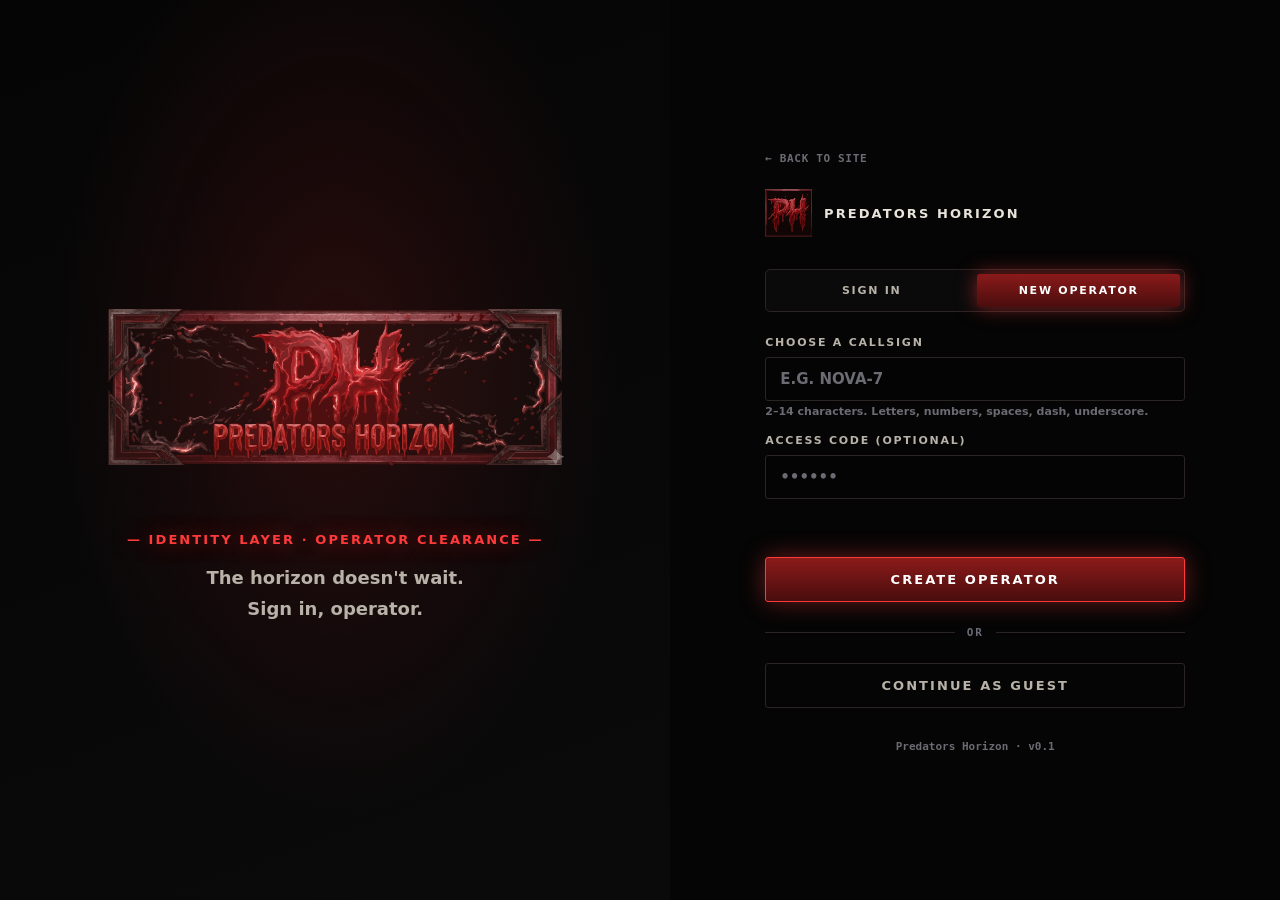
<file: app.html>
<!DOCTYPE html>
<html lang="en">
<head>
<meta charset="UTF-8">
<meta name="viewport" content="width=device-width, initial-scale=1, maximum-scale=1, user-scalable=no">
<title>Safehouse — Predators Horizon</title>
<link rel="preconnect" href="https://fonts.googleapis.com">
<link rel="preconnect" href="https://fonts.gstatic.com" crossorigin>
<link href="https://fonts.googleapis.com/css2?family=Orbitron:wght@500;700;900&family=Rajdhani:wght@500;600;700&family=JetBrains+Mono:wght@400;700&display=swap" rel="stylesheet">
<style>
  :root {
    --blood: #8b1a1a;
    --blood-hot: #ff3a3a;
    --blood-glow: #ff5a5a;
    --void: #050505;
    --void-2: #0a0a0b;
    --iron: #1a1616;
    --iron-2: #242020;
    --iron-3: #2e2929;
    --bone: #e8e4dc;
    --bone-dim: #b8b2a8;
    --ash: #6b6b73;
    --ok: #4ade80;
  }
  * { box-sizing: border-box; margin: 0; padding: 0; }
  html, body {
    width: 100%; height: 100%;
    background: var(--void);
    color: var(--bone);
    font-family: 'Rajdhani', 'Segoe UI', system-ui, sans-serif;
    font-weight: 600;
    overflow: hidden;
  }
  button { font-family: inherit; font-weight: 700; cursor: pointer; border: none; background: none; color: inherit; }

  /* ═══════════════ LAYOUT ═══════════════ */
  .hub {
    position: fixed;
    inset: 0;
    display: grid;
    grid-template-columns: 88px 1fr;
    grid-template-rows: 64px 1fr;
    grid-template-areas:
      "sidebar topbar"
      "sidebar main";
    background:
      radial-gradient(ellipse at 30% 20%, rgba(139,26,26,0.10), transparent 55%),
      radial-gradient(ellipse at 80% 90%, rgba(74,13,13,0.08), transparent 50%),
      var(--void);
  }
  .hub::before {
    content: '';
    position: absolute;
    inset: 0;
    pointer-events: none;
    background-image:
      linear-gradient(rgba(139,26,26,0.03) 1px, transparent 1px),
      linear-gradient(90deg, rgba(139,26,26,0.03) 1px, transparent 1px);
    background-size: 72px 72px;
    mask-image: radial-gradient(ellipse at center, black 20%, transparent 80%);
    -webkit-mask-image: radial-gradient(ellipse at center, black 20%, transparent 80%);
    opacity: 0.6;
  }

  /* ═══════════════ TOPBAR ═══════════════ */
  .topbar {
    grid-area: topbar;
    display: flex;
    align-items: center;
    justify-content: space-between;
    padding: 0 24px;
    background: linear-gradient(180deg, rgba(5,5,5,0.92), rgba(5,5,5,0.6));
    backdrop-filter: blur(14px);
    border-bottom: 1px solid var(--iron-3);
    z-index: 10;
  }
  .brand { display: flex; align-items: center; gap: 12px; }
  .brand img { height: 40px; mix-blend-mode: screen; }
  .brand-name {
    display: none;
    font-family: 'Orbitron', sans-serif;
    font-size: 11px;
    font-weight: 900;
    letter-spacing: 0.16em;
    text-transform: uppercase;
  }
  @media (min-width: 720px) { .brand-name { display: block; } }
  .status { display: flex; align-items: center; gap: 20px; }
  .stat {
    display: flex; align-items: center; gap: 8px;
    font-family: 'JetBrains Mono', monospace;
    font-size: 13px; font-weight: 700;
  }
  .stat svg { width: 18px; height: 18px; color: var(--blood-hot); }
  .stat-label {
    font-size: 9px; letter-spacing: 0.16em;
    color: var(--ash); text-transform: uppercase;
  }
  .stat-value { color: var(--bone); }
  .xp {
    display: flex; align-items: center; gap: 12px;
    padding: 4px 12px 4px 4px;
    background: rgba(10,10,11,0.6);
    border: 1px solid var(--iron-3);
    border-radius: 999px;
  }
  .xp-ring { position: relative; width: 36px; height: 36px; }
  .xp-ring svg { transform: rotate(-90deg); }
  .xp-ring circle { fill: none; stroke-width: 3; stroke-linecap: round; }
  .xp-ring .bg { stroke: var(--iron-3); }
  .xp-ring .fg {
    stroke: var(--blood-hot);
    stroke-dasharray: 100;
    stroke-dashoffset: 100;
    filter: drop-shadow(0 0 6px var(--blood-hot));
    transition: stroke-dashoffset 0.5s;
  }
  .xp-level {
    position: absolute; inset: 0;
    display: grid; place-items: center;
    font-family: 'Orbitron', sans-serif;
    font-size: 11px; font-weight: 900;
    color: var(--blood-hot);
  }
  .xp-meta { line-height: 1.2; }
  .xp-name {
    font-family: 'Orbitron', sans-serif;
    font-size: 11px; font-weight: 700;
    letter-spacing: 0.16em; text-transform: uppercase;
  }
  .xp-sub {
    font-family: 'JetBrains Mono', monospace;
    font-size: 10px; color: var(--ash);
  }

  /* ═══════════════ SIDEBAR ═══════════════ */
  .sidebar {
    grid-area: sidebar;
    display: flex;
    flex-direction: column;
    align-items: center;
    padding: 16px 0;
    gap: 8px;
    background: linear-gradient(180deg, rgba(5,5,5,0.9), rgba(10,10,11,0.7));
    backdrop-filter: blur(14px);
    border-right: 1px solid var(--iron-3);
    z-index: 10;
  }
  .room-btn {
    position: relative;
    width: 60px; height: 60px;
    display: flex; flex-direction: column;
    align-items: center; justify-content: center;
    gap: 3px;
    border-radius: 5px;
    color: var(--ash);
    transition: all 0.24s;
  }
  .room-btn svg { width: 24px; height: 24px; transition: all 0.24s; }
  .room-btn-label {
    font-family: 'Orbitron', sans-serif;
    font-size: 8px; font-weight: 700;
    letter-spacing: 0.08em; text-transform: uppercase;
  }
  .room-btn:hover { color: var(--bone); background: rgba(139,26,26,0.08); }
  .room-btn:hover svg { stroke: var(--blood-hot); }
  .room-btn.active {
    color: var(--blood-hot);
    background: linear-gradient(180deg, rgba(139,26,26,0.18), rgba(74,13,13,0.10));
  }
  .room-btn.active svg {
    stroke: var(--blood-hot);
    filter: drop-shadow(0 0 8px rgba(255,58,58,0.6));
  }
  .room-btn.active::before {
    content: '';
    position: absolute;
    left: 0; top: 20%; bottom: 20%;
    width: 3px;
    background: var(--blood-hot);
    border-radius: 0 3px 3px 0;
    box-shadow: 0 0 12px var(--blood-hot);
  }
  .sidebar-footer {
    margin-top: auto;
    display: flex; flex-direction: column; gap: 8px;
    padding-top: 16px; border-top: 1px solid var(--iron-3);
    width: 60%;
  }

  /* ═══════════════ MAIN ═══════════════ */
  .main {
    grid-area: main;
    overflow-y: auto;
    padding: 32px 32px 64px;
    position: relative;
  }
  .main::-webkit-scrollbar { width: 10px; }
  .main::-webkit-scrollbar-track { background: var(--void-2); }
  .main::-webkit-scrollbar-thumb { background: var(--iron-2); border-radius: 999px; }

  .room { display: none; }
  .room.active { display: block; animation: roomIn 0.42s ease both; }
  @keyframes roomIn {
    from { opacity: 0; transform: translateX(16px); }
    to   { opacity: 1; transform: translateX(0); }
  }

  .room-head {
    display: flex; align-items: flex-end; justify-content: space-between;
    gap: 24px; margin-bottom: 24px;
    padding-bottom: 20px;
    border-bottom: 1px solid var(--iron-3);
    position: relative;
  }
  .room-head::after {
    content: '';
    position: absolute;
    left: 0; bottom: -1px;
    width: 84px; height: 2px;
    background: var(--blood-hot);
    box-shadow: 0 0 12px var(--blood-hot);
  }
  .room-kicker {
    font-family: 'Orbitron', sans-serif;
    font-size: 10px; font-weight: 700;
    letter-spacing: 0.28em; text-transform: uppercase;
    color: var(--blood-hot);
    margin-bottom: 8px;
    text-shadow: 0 0 20px rgba(255,58,58,0.4);
  }
  .room-title {
    font-family: 'Orbitron', sans-serif;
    font-size: clamp(24px, 3vw, 36px);
    font-weight: 900;
    letter-spacing: 0.16em; text-transform: uppercase;
    line-height: 1.1;
  }

  /* ═══════════════ CAROUSEL ═══════════════ */
  .carousel-wrap {
    position: relative;
    height: calc(100vh - 220px);
    min-height: 480px;
    display: flex;
    flex-direction: column;
    align-items: center;
    justify-content: center;
    perspective: 1400px;
    overflow: hidden;
  }

  /* Stage: the shelf the items sit on */
  .carousel-stage {
    position: relative;
    width: 100%;
    height: 100%;
    display: flex;
    align-items: center;
    justify-content: center;
    transform-style: preserve-3d;
  }

  /* Item: absolute positioned so we can slide / scale each one */
  .c-item {
    position: absolute;
    top: 50%; left: 50%;
    width: 380px;
    height: 520px;
    transform-style: preserve-3d;
    transform-origin: center center;
    /* Position + scale set inline by JS on every render */
    transition:
      transform 0.55s cubic-bezier(0.2, 0.9, 0.2, 1),
      opacity 0.45s ease,
      filter 0.45s ease;
    pointer-events: none;
    will-change: transform, opacity;
  }
  .c-item.is-active { pointer-events: auto; }
  .c-item.is-clickable { pointer-events: auto; cursor: pointer; }

  /* The card itself */
  .c-card {
    position: relative;
    width: 100%; height: 100%;
    background: linear-gradient(160deg, #1a1616, #0a0a0b);
    border: 1px solid var(--iron-3);
    border-radius: 10px;
    overflow: hidden;
    display: flex;
    flex-direction: column;
    box-shadow: 0 20px 40px rgba(0,0,0,0.6);
    transition: border-color 0.3s, box-shadow 0.3s;
  }
  .c-item.is-active .c-card {
    border-color: var(--blood-hot);
    box-shadow:
      0 0 40px rgba(255,58,58,0.35),
      0 20px 60px rgba(0,0,0,0.7);
  }

  /* Top scan lines + corner accents */
  .c-card::before {
    content: '';
    position: absolute;
    inset: 0;
    background-image:
      linear-gradient(rgba(255,58,58,0.05) 1px, transparent 1px),
      linear-gradient(90deg, rgba(255,58,58,0.05) 1px, transparent 1px);
    background-size: 30px 30px;
    mask-image: radial-gradient(ellipse at center, black 30%, transparent 80%);
    -webkit-mask-image: radial-gradient(ellipse at center, black 30%, transparent 80%);
    pointer-events: none;
  }

  /* Item name ribbon */
  .c-ribbon {
    position: absolute;
    top: 0; left: 0; right: 0;
    padding: 10px 14px;
    background: linear-gradient(180deg, rgba(5,5,5,0.9), rgba(5,5,5,0));
    display: flex; align-items: center; justify-content: space-between;
    z-index: 3;
    font-family: 'Orbitron', sans-serif;
    font-size: 10px;
    letter-spacing: 0.18em;
    text-transform: uppercase;
  }
  .c-ribbon .tier {
    color: var(--blood-hot);
    padding: 3px 8px;
    border: 1px solid var(--blood);
    border-radius: 3px;
    background: rgba(139,26,26,0.15);
  }
  .c-ribbon .key-hint {
    color: var(--ash);
    font-family: 'JetBrains Mono', monospace;
  }

  /* SVG area for the item art */
  .c-art {
    flex: 1;
    display: flex;
    align-items: center;
    justify-content: center;
    position: relative;
    overflow: hidden;
  }
  .c-art svg {
    width: 78%;
    height: 78%;
    transition: transform 0.55s cubic-bezier(0.2, 0.9, 0.2, 1);
  }
  .c-item.is-active .c-art svg {
    transform: scale(1.06);
  }
  /* Soft accent glow behind the art */
  .c-art::before {
    content: '';
    position: absolute;
    width: 70%; height: 70%;
    top: 50%; left: 50%;
    transform: translate(-50%, -50%);
    background: radial-gradient(circle, var(--accent, var(--blood)) 0%, transparent 70%);
    opacity: 0.16;
    filter: blur(30px);
    pointer-events: none;
  }

  /* Bottom info block */
  .c-info {
    padding: 16px 20px 20px;
    background: linear-gradient(180deg, transparent, rgba(5,5,5,0.85));
    border-top: 1px solid var(--iron-3);
    position: relative;
  }
  .c-name {
    font-family: 'Orbitron', sans-serif;
    font-size: 22px;
    font-weight: 900;
    letter-spacing: 0.1em;
    text-transform: uppercase;
    color: var(--bone);
    margin-bottom: 6px;
    line-height: 1.1;
  }
  .c-stats {
    display: flex;
    gap: 16px;
    margin-bottom: 10px;
    font-family: 'JetBrains Mono', monospace;
    font-size: 11px;
    letter-spacing: 0.04em;
  }
  .c-stats span {
    color: var(--ash);
    text-transform: uppercase;
  }
  .c-stats strong {
    color: var(--bone);
    font-weight: 700;
  }
  .c-desc {
    font-size: 12px;
    color: var(--bone-dim);
    line-height: 1.5;
    min-height: 32px;
  }

  /* Locked overlay for unowned items */
  .c-item.is-locked .c-card::after {
    content: 'LOCKED';
    position: absolute;
    inset: 0;
    display: grid;
    place-items: center;
    font-family: 'Orbitron', sans-serif;
    font-size: 22px;
    font-weight: 900;
    letter-spacing: 0.4em;
    color: rgba(255,58,58,0.35);
    text-shadow: 0 0 20px rgba(255,58,58,0.4);
    z-index: 4;
    pointer-events: none;
  }
  .c-item.is-locked .c-card {
    filter: saturate(0.55);
  }

  /* Equipped badge */
  .c-item.is-equipped .c-card::before {
    /* keep grid background; the badge is separate */
  }
  .c-equipped-badge {
    position: absolute;
    top: 44px;
    right: 12px;
    padding: 4px 10px;
    background: var(--blood-hot);
    color: #fff;
    font-family: 'Orbitron', sans-serif;
    font-size: 9px;
    font-weight: 900;
    letter-spacing: 0.2em;
    border-radius: 3px;
    box-shadow: 0 0 16px rgba(255,58,58,0.8);
    z-index: 5;
    animation: pulse 2s ease-in-out infinite;
  }
  @keyframes pulse {
    0%, 100% { opacity: 1; }
    50%      { opacity: 0.7; }
  }

  /* Arrow buttons */
  .c-arrow {
    position: absolute;
    top: 50%;
    transform: translateY(-50%);
    width: 56px; height: 56px;
    border-radius: 50%;
    background: rgba(5,5,5,0.85);
    border: 1.5px solid var(--iron-3);
    color: var(--bone-dim);
    display: grid;
    place-items: center;
    z-index: 10;
    transition: all 0.24s;
    backdrop-filter: blur(10px);
  }
  .c-arrow svg { width: 22px; height: 22px; }
  .c-arrow:hover {
    border-color: var(--blood-hot);
    color: var(--blood-hot);
    box-shadow: 0 0 24px rgba(255,58,58,0.5);
    transform: translateY(-50%) scale(1.06);
  }
  .c-arrow:active { transform: translateY(-50%) scale(0.96); }
  .c-arrow.left  { left: 24px; }
  .c-arrow.right { right: 24px; }
  .c-arrow:disabled { opacity: 0.25; cursor: not-allowed; }
  .c-arrow:disabled:hover {
    border-color: var(--iron-3); color: var(--bone-dim);
    box-shadow: none; transform: translateY(-50%);
  }

  /* Dots / index strip */
  .c-dots {
    display: flex;
    justify-content: center;
    gap: 6px;
    margin-top: 16px;
    flex-wrap: wrap;
    max-width: 640px;
  }
  .c-dot {
    width: 6px; height: 6px;
    border-radius: 50%;
    background: var(--iron-3);
    cursor: pointer;
    transition: all 0.24s;
  }
  .c-dot:hover { background: var(--blood); }
  .c-dot.is-active {
    background: var(--blood-hot);
    box-shadow: 0 0 10px var(--blood-hot);
    width: 20px; border-radius: 3px;
  }
  .c-dot.is-owned { background: rgba(74,222,128,0.4); }
  .c-dot.is-owned:hover { background: var(--ok); }
  .c-dot.is-owned.is-active { background: var(--blood-hot); }

  /* Action bar below the carousel */
  .c-actionbar {
    display: flex;
    justify-content: center;
    gap: 12px;
    margin-top: 20px;
    flex-wrap: wrap;
  }
  .c-actionbar .price {
    display: inline-flex;
    align-items: center;
    gap: 8px;
    padding: 10px 16px;
    background: rgba(5,5,5,0.6);
    border: 1px solid var(--iron-3);
    border-radius: 3px;
    font-family: 'JetBrains Mono', monospace;
    font-size: 13px;
    font-weight: 700;
    color: var(--bone);
  }
  .c-actionbar .price.poor { color: var(--blood-hot); }
  .c-actionbar .price.owned { color: var(--ok); }

  /* Slot picker strip (arsenal only) */
  .slot-strip {
    display: flex;
    justify-content: center;
    gap: 6px;
    margin-bottom: 12px;
  }
  .slot-chip {
    min-width: 44px;
    padding: 8px 12px;
    background: rgba(5,5,5,0.6);
    border: 1px solid var(--iron-3);
    border-radius: 3px;
    font-family: 'Orbitron', sans-serif;
    font-size: 11px;
    font-weight: 700;
    color: var(--bone-dim);
    letter-spacing: 0.08em;
    transition: all 0.2s;
  }
  .slot-chip:hover { border-color: var(--blood); color: var(--bone); }
  .slot-chip.is-active {
    background: linear-gradient(180deg, var(--blood), #4a0d0d);
    border-color: var(--blood-hot);
    color: #fff;
    box-shadow: 0 0 16px rgba(255,58,58,0.5);
  }

  /* ═══════════════ GENERIC BUTTONS ═══════════════ */
  .btn {
    display: inline-flex;
    align-items: center;
    justify-content: center;
    gap: 8px;
    padding: 12px 24px;
    font-family: 'Orbitron', sans-serif;
    font-size: 12px;
    font-weight: 700;
    letter-spacing: 0.16em;
    text-transform: uppercase;
    border: 1.5px solid var(--blood-hot);
    background: linear-gradient(180deg, var(--blood), #4a0d0d);
    color: #fff;
    border-radius: 3px;
    box-shadow: 0 0 24px rgba(255,58,58,0.4);
    transition: all 0.24s;
    text-decoration: none;
  }
  .btn:hover {
    background: linear-gradient(180deg, var(--blood-hot), var(--blood));
    transform: translateY(-1px);
    box-shadow: 0 0 32px rgba(255,58,58,0.7);
  }
  .btn.lg { padding: 16px 40px; font-size: 14px; }
  .btn.ghost {
    background: transparent;
    border-color: var(--iron-3);
    color: var(--bone-dim);
    box-shadow: none;
  }
  .btn.ghost:hover {
    border-color: var(--blood-hot);
    color: var(--bone);
  }
  .btn:disabled {
    opacity: 0.4;
    cursor: not-allowed;
    transform: none;
    box-shadow: none;
  }

  /* ═══════════════ DOOR ROOM ═══════════════ */
  .door {
    display: grid;
    grid-template-columns: 1.4fr 1fr;
    gap: 32px;
  }
  @media (max-width: 900px) { .door { grid-template-columns: 1fr; } }
  .door-hero {
    position: relative;
    padding: 40px;
    background:
      radial-gradient(ellipse at 30% 30%, rgba(139,26,26,0.28), transparent 60%),
      linear-gradient(160deg, #1a1616, #0a0a0b);
    border: 1px solid rgba(139,26,26,0.5);
    border-radius: 5px;
    overflow: hidden;
    min-height: 380px;
    display: flex;
    flex-direction: column;
    justify-content: space-between;
  }
  .door-hero::before {
    content: '';
    position: absolute;
    inset: 0;
    background-image:
      linear-gradient(rgba(255,58,58,0.06) 1px, transparent 1px),
      linear-gradient(90deg, rgba(255,58,58,0.06) 1px, transparent 1px);
    background-size: 40px 40px;
    mask-image: radial-gradient(ellipse at 40% 40%, black 20%, transparent 75%);
    -webkit-mask-image: radial-gradient(ellipse at 40% 40%, black 20%, transparent 75%);
    pointer-events: none;
  }
  .door-hero > * { position: relative; z-index: 2; }
  .door-badge {
    display: inline-flex;
    align-items: center;
    gap: 8px;
    padding: 6px 12px;
    background: rgba(5,5,5,0.6);
    border: 1px solid rgba(139,26,26,0.5);
    border-radius: 999px;
    font-family: 'Orbitron', sans-serif;
    font-size: 10px;
    font-weight: 700;
    letter-spacing: 0.16em;
    text-transform: uppercase;
    color: var(--blood-hot);
    margin-bottom: 20px;
  }
  .door-badge::before {
    content: '';
    width: 6px; height: 6px;
    border-radius: 50%;
    background: var(--blood-hot);
    box-shadow: 0 0 10px var(--blood-hot);
    animation: pulse 1.8s ease-in-out infinite;
  }
  .door-title {
    font-family: 'Orbitron', sans-serif;
    font-size: clamp(36px, 5vw, 64px);
    font-weight: 900;
    letter-spacing: 0.16em;
    text-transform: uppercase;
    line-height: 1;
    margin-bottom: 16px;
  }
  .door-title span { color: var(--blood-hot); text-shadow: 0 0 40px rgba(255,58,58,0.6); }
  .door-lead {
    font-size: 15px;
    color: var(--bone-dim);
    line-height: 1.7;
    margin-bottom: 32px;
    max-width: 460px;
  }
  .door-cta { display: flex; gap: 12px; flex-wrap: wrap; }

  .panel {
    background: linear-gradient(160deg, var(--iron), var(--void-2));
    border: 1px solid var(--iron-3);
    border-radius: 5px;
    padding: 20px;
  }
  .panel-title {
    font-family: 'Orbitron', sans-serif;
    font-size: 11px;
    font-weight: 700;
    letter-spacing: 0.16em;
    text-transform: uppercase;
    color: var(--bone-dim);
    margin-bottom: 16px;
    padding-bottom: 12px;
    border-bottom: 1px solid var(--iron-3);
  }

  .slots {
    display: grid;
    grid-template-columns: repeat(4, 1fr);
    gap: 8px;
  }
  .slot {
    aspect-ratio: 1;
    background: rgba(5,5,5,0.6);
    border: 1px solid var(--iron-3);
    border-radius: 3px;
    position: relative;
    display: flex;
    align-items: center;
    justify-content: center;
    cursor: pointer;
    transition: all 0.24s;
  }
  .slot:hover {
    border-color: var(--blood);
    background: rgba(139,26,26,0.08);
  }
  .slot.empty { border-style: dashed; }
  .slot.empty::after {
    content: '+';
    position: absolute;
    font-family: 'JetBrains Mono', monospace;
    font-size: 22px;
    color: var(--iron-3);
  }
  .slot-key {
    position: absolute;
    top: 3px; left: 5px;
    font-family: 'JetBrains Mono', monospace;
    font-size: 9px;
    color: var(--ash);
    z-index: 2;
  }
  .slot svg { width: 70%; height: 70%; }

  .avatar {
    width: 100px; height: 100px;
    border-radius: 50%;
    background: rgba(5,5,5,0.6);
    border: 2px solid var(--blood);
    overflow: hidden;
    flex-shrink: 0;
    display: flex;
    align-items: center;
    justify-content: center;
    box-shadow: 0 0 30px rgba(255,58,58,0.2);
  }
  .avatar svg { width: 90%; height: 90%; }

  /* ═══════════════ PROFILE / TERMINAL ═══════════════ */
  .profile-card {
    background: linear-gradient(160deg, var(--iron), var(--void-2));
    border: 1px solid var(--iron-3);
    border-radius: 5px;
    padding: 24px;
    margin-bottom: 16px;
  }
  .profile-identity {
    display: flex;
    align-items: center;
    gap: 20px;
  }
  .p-name {
    font-family: 'Orbitron', sans-serif;
    font-size: 24px;
    font-weight: 900;
    letter-spacing: 0.16em;
    text-transform: uppercase;
    margin-bottom: 8px;
  }
  .tags { display: flex; gap: 8px; flex-wrap: wrap; }
  .tag {
    padding: 3px 10px;
    border: 1px solid var(--iron-3);
    border-radius: 999px;
    font-family: 'JetBrains Mono', monospace;
    font-size: 10px;
    color: var(--ash);
    text-transform: uppercase;
  }
  .tag.guest { border-color: #fbbf24; color: #fbbf24; }

  .term-row {
    display: flex;
    justify-content: space-between;
    padding: 8px 0;
    border-bottom: 1px dashed rgba(139,26,26,0.15);
  }
  .term-row:last-child { border-bottom: none; }
  .term-label {
    font-size: 11px;
    color: var(--ash);
    text-transform: uppercase;
    letter-spacing: 0.06em;
  }
  .term-value {
    font-family: 'JetBrains Mono', monospace;
    font-size: 13px;
    font-weight: 700;
    color: var(--bone);
  }

  .empty {
    padding: 40px 24px;
    text-align: center;
    color: var(--ash);
    font-family: 'JetBrains Mono', monospace;
    font-size: 12px;
    text-transform: uppercase;
    border: 1px dashed var(--iron-3);
    border-radius: 5px;
  }

  .toasts {
    position: fixed;
    bottom: 24px; right: 24px;
    z-index: 500;
    display: flex;
    flex-direction: column;
    gap: 8px;
    pointer-events: none;
  }
  .toast {
    padding: 12px 20px;
    background: linear-gradient(160deg, var(--iron-2), var(--void-2));
    border: 1px solid rgba(139,26,26,0.5);
    border-left: 3px solid var(--blood-hot);
    border-radius: 3px;
    font-family: 'Orbitron', sans-serif;
    font-size: 11px;
    font-weight: 700;
    letter-spacing: 0.16em;
    text-transform: uppercase;
    animation: toastIn 0.24s ease both;
    max-width: 320px;
  }
  @keyframes toastIn {
    from { opacity: 0; transform: translateX(20px); }
    to   { opacity: 1; transform: translateX(0); }
  }

  @media (max-width: 900px) {
    .c-item { width: 300px; height: 440px; }
    .c-name { font-size: 18px; }
    .c-arrow { width: 44px; height: 44px; }
    .c-arrow.left { left: 12px; }
    .c-arrow.right { right: 12px; }
  }
  @media (max-width: 720px) {
    .hub { grid-template-columns: 60px 1fr; }
    .main { padding: 20px 16px 48px; }
    .door-hero { padding: 24px; min-height: auto; }
    .c-item { width: 260px; height: 400px; }
  }
</style>
</head>
<body>

<div class="hub">
  <aside class="sidebar" id="sidebar"></aside>

  <header class="topbar">
    <div class="brand">
      <img src="assets/logo/logo.svg" alt="">
      <span class="brand-name">Predators Horizon</span>
    </div>
    <div class="status">
      <div class="stat">
        <svg viewBox="0 0 24 24" fill="none" stroke="currentColor" stroke-width="2" stroke-linecap="round" stroke-linejoin="round">
          <circle cx="12" cy="12" r="9"/>
          <path d="M12 7 v10 M9 10 h6 M9 14 h6"/>
        </svg>
        <div>
          <div class="stat-label">Credits</div>
          <div class="stat-value" id="creditsEl">₡0</div>
        </div>
      </div>
      <div class="xp">
        <div class="xp-ring">
          <svg viewBox="0 0 36 36">
            <circle class="bg" cx="18" cy="18" r="15.9"></circle>
            <circle class="fg" id="xpRing" cx="18" cy="18" r="15.9"></circle>
          </svg>
          <span class="xp-level" id="levelEl">1</span>
        </div>
        <div class="xp-meta">
          <div class="xp-name" id="nameEl">OPERATOR</div>
          <div class="xp-sub" id="xpSubEl">0 / 120 XP</div>
        </div>
      </div>
    </div>
  </header>

  <main class="main" id="main"></main>
</div>

<div class="toasts" id="toasts"></div>

<script>
/* ═══════════════════════════════════════════════════════════════
   PREDATORS HORIZON — HUB (single-file)
   Carousel-based Arsenal / Locker / Map Room.
   ═══════════════════════════════════════════════════════════════ */

(function () {
  'use strict';

  var SAVE_KEY = 'predatorshorizon.save.v1';
  var SESSION_KEY = 'predatorshorizon.session.v1';

  /* ── Helpers ── */
  function $(id) { return document.getElementById(id); }
  function qsa(sel, root) { return Array.prototype.slice.call((root || document).querySelectorAll(sel)); }
  function el(tag, cls, html) {
    var n = document.createElement(tag);
    if (cls) n.className = cls;
    if (html != null) n.innerHTML = html;
    return n;
  }
  function esc(s) {
    return String(s).replace(/[&<>"']/g, function (c) {
      return { '&': '&amp;', '<': '&lt;', '>': '&gt;', '"': '&quot;', "'": '&#39;' }[c];
    });
  }
  function fmtCoins(n) {
    if (n >= 1e6) return '₡' + (n / 1e6).toFixed(1) + 'M';
    if (n >= 1e3) return '₡' + (n / 1e3).toFixed(1) + 'k';
    return '₡' + Math.round(n);
  }
  function fmtTime(sec) {
    var s = Math.max(0, Math.floor(sec));
    return Math.floor(s / 60) + ':' + String(s % 60).padStart(2, '0');
  }

  /* ── Storage ── */
  function loadSave() {
    try {
      var raw = localStorage.getItem(SAVE_KEY);
      if (!raw) return { schema: 1, operators: {}, lastOperator: null };
      var parsed = JSON.parse(raw);
      if (!parsed || typeof parsed !== 'object') return { schema: 1, operators: {}, lastOperator: null };
      if (!parsed.operators) parsed.operators = {};
      return parsed;
    } catch (e) { return { schema: 1, operators: {}, lastOperator: null }; }
  }
  function writeSave(s) {
    try { localStorage.setItem(SAVE_KEY, JSON.stringify(s)); return true; }
    catch (e) { return false; }
  }
  function loadSession() {
    try {
      var raw = localStorage.getItem(SESSION_KEY);
      if (!raw) return null;
      return JSON.parse(raw);
    } catch (e) { return null; }
  }
  function clearSession() {
    try { localStorage.removeItem(SESSION_KEY); } catch (e) {}
  }

  /* ── Data ── */
  var WEAPONS = [
    { id: 0, name: 'Kinetic Rifle', shape: 'rifle', accent: '#ff3a3a', glyph: '◆', tier: 1, cost: 0, dps: 180, desc: 'Reliable. Free. Always loaded.' },
    { id: 1, name: 'Pulse SMG', shape: 'smg', accent: '#ff5a5a', glyph: '▦', tier: 1, cost: 400, dps: 163, desc: 'Rapid fire. Low damage per shot.' },
    { id: 2, name: 'Scatter Shot', shape: 'shotgun', accent: '#ff8a3a', glyph: '✣', tier: 1, cost: 900, dps: 155, desc: 'Five pellets in a cone.' },
    { id: 3, name: 'Rail Sniper', shape: 'sniper', accent: '#ffe27a', glyph: '╋', tier: 2, cost: 1600, dps: 124, desc: 'Pierces everything in a line.' },
    { id: 4, name: 'Plasma Burst', shape: 'pistol', accent: '#ff78f0', glyph: '✦', tier: 2, cost: 2400, dps: 117, desc: 'Big plasma orbs, slight homing.' },
    { id: 5, name: 'Singularity Cannon', shape: 'cannon', accent: '#b791ff', glyph: '●', tier: 3, cost: 3200, dps: 87, desc: 'Slow orb with splash damage.' },
    { id: 6, name: 'Rocket Launcher', shape: 'launcher', accent: '#ff8a5b', glyph: '▲', tier: 3, cost: 4200, dps: 63, desc: 'Homing rocket, big explosion.' },
    { id: 7, name: 'Gravity Well', shape: 'orb', accent: '#9c7cff', glyph: '◎', tier: 3, cost: 5200, dps: 26, desc: 'Pulls enemies, damages over time.' },
    { id: 8, name: 'Arc Beam', shape: 'beam', accent: '#8ee4ff', glyph: '≡', tier: 4, cost: 6400, dps: 189, desc: 'Instant hitscan beam.' },
    { id: 9, name: 'Chain Lightning', shape: 'tesla', accent: '#ffe27a', glyph: '⚡', tier: 4, cost: 7800, dps: 63, desc: 'Arcs between up to 5 enemies.' },
    { id: 10, name: 'Proximity Mines', shape: 'drum', accent: '#ff5fa7', glyph: '◈', tier: 4, cost: 9200, dps: 164, desc: 'Drops mines that detonate on contact.' },
    { id: 11, name: 'Flak Burster', shape: 'flak', accent: '#ffa06b', glyph: '✺', tier: 5, cost: 11000, dps: 57, desc: 'Explodes into a cloud of shrapnel.' }
  ];

  var SKINS = [
    { id: 0, name: 'Vanguard', shape: 'assault', body: '#dfe7ff', accent: '#8ee4ff', visor: 'bar', tier: 1, cost: 0, desc: 'Standard issue. Pale blue plate.' },
    { id: 1, name: 'Spectre', shape: 'stealth', body: '#1a1420', accent: '#b791ff', visor: 'ghost', tier: 1, cost: 300, desc: 'Semi-transparent ghost plate.' },
    { id: 2, name: 'Raptor', shape: 'scout', body: '#17291f', accent: '#7dffcf', visor: 'beak', tier: 1, cost: 600, desc: 'Hunter green, feathered silhouette.' },
    { id: 3, name: 'Titan', shape: 'heavy', body: '#3b1822', accent: '#ff4d7a', visor: 'slit', tier: 2, cost: 900, desc: 'Deep crimson heavy plate.' },
    { id: 4, name: 'Nova', shape: 'assault', body: '#30210b', accent: '#ffd76b', visor: 'star', tier: 2, cost: 1200, desc: 'Golden core, star-shaped visor.' },
    { id: 5, name: 'Phantom', shape: 'stealth', body: '#24152f', accent: '#ff78f0', visor: 'hollow', tier: 2, cost: 1600, desc: 'Violet glitch artifacts.' },
    { id: 6, name: 'Warden', shape: 'heavy', body: '#c8ced8', accent: '#ffffff', visor: 'single', tier: 2, cost: 2000, desc: 'Polished white plate, silver trim.' },
    { id: 7, name: 'Inferno', shape: 'heavy', body: '#35170d', accent: '#ff8a5b', visor: 'bar', tier: 3, cost: 2500, desc: 'Charred orange, ember vents.' },
    { id: 8, name: 'Frostbite', shape: 'scout', body: '#0b2430', accent: '#8ee4ff', visor: 'slit', tier: 3, cost: 3000, desc: 'Frost veins, cold white visor.' },
    { id: 9, name: 'Venom', shape: 'scout', body: '#132b16', accent: '#9dff5b', visor: 'slit', tier: 3, cost: 3600, desc: 'Acid-green drip lines.' },
    { id: 10, name: 'Solaris', shape: 'assault', body: '#3a2a00', accent: '#ffea00', visor: 'star', tier: 3, cost: 4200, desc: 'Solar corona glow.' },
    { id: 11, name: 'Abyss', shape: 'stealth', body: '#060614', accent: '#6a5aff', visor: 'hollow', tier: 4, cost: 5000, desc: 'Vacuum-energy lines. No visor.' },
    { id: 12, name: 'Chrome', shape: 'assault', body: '#c8ced8', accent: '#ff5a5a', visor: 'bar', tier: 4, cost: 6000, desc: 'Mirror polish.' },
    { id: 13, name: 'Crimson', shape: 'heavy', body: '#2b0510', accent: '#ff2d6a', visor: 'single', tier: 4, cost: 7200, desc: 'Blood-red heavy plate.' },
    { id: 14, name: 'Quantum', shape: 'stealth', body: '#1a0b38', accent: '#c86fff', visor: 'ghost', tier: 5, cost: 8600, desc: 'Probability-fracture plating.' },
    { id: 15, name: 'Singularity', shape: 'assault', body: '#05050f', accent: '#ff5fa7', visor: 'star', tier: 5, cost: 10000, desc: 'Glowing accretion ring.' }
  ];

  var TERRAINS = [
    { id: 0, name: 'City Blocks', layout: 'grid', ground: '#0d0d10', lines: '#ff3a3a', tier: 1, cost: 0, desc: 'Dense neon city. Tight sightlines.' },
    { id: 1, name: 'Endless City', layout: 'grid', ground: '#0a0a0d', lines: '#ff5a5a', tier: 1, cost: 500, desc: 'Infinite streets. No exit.' },
    { id: 2, name: 'Caverns', layout: 'blobs', ground: '#0d0a14', lines: '#b791ff', tier: 2, cost: 1200, desc: 'Crystal caverns. Close quarters.' },
    { id: 3, name: 'Neon Docks', layout: 'stripes', ground: '#0a0d12', lines: '#8ee4ff', tier: 2, cost: 2000, desc: 'Harbor district. Water lanes.' },
    { id: 4, name: 'Orbital Ring', layout: 'rings', ground: '#0d0d14', lines: '#ffffff', tier: 3, cost: 3200, desc: 'Space station ring interior.' },
    { id: 5, name: 'Ash Flats', layout: 'cracks', ground: '#12100d', lines: '#ff8a5b', tier: 3, cost: 4600, desc: 'Cracked ash desert. Long sightlines.' },
    { id: 6, name: 'Data Spire', layout: 'circuit', ground: '#0a0d0f', lines: '#7dffcf', tier: 4, cost: 6400, desc: 'Monolithic server complex.' },
    { id: 7, name: 'Void Trench', layout: 'trench', ground: '#080509', lines: '#ff5fa7', tier: 5, cost: 9000, desc: 'Deep space trench. Nothing below.' }
  ];

  /* ═══════════════ PROCEDURAL SVG ═══════════════ */
  function svgWrap(size, content) {
    return '<svg xmlns="http://www.w3.org/2000/svg" viewBox="0 0 ' + size + ' ' + size + '" preserveAspectRatio="xMidYMid meet">' + content + '</svg>';
  }
  var weaponShapes = {
    rifle: function (a) {
      return '<rect x="14" y="42" width="72" height="12" rx="2" fill="#2a2422" stroke="' + a + '" stroke-width="1.2"/>' +
        '<rect x="14" y="42" width="72" height="3" fill="' + a + '" opacity="0.85"/>' +
        '<rect x="34" y="54" width="14" height="10" rx="1" fill="#1a1616" stroke="' + a + '" stroke-width="0.8"/>' +
        '<rect x="24" y="36" width="20" height="6" rx="1" fill="#1a1616" stroke="' + a + '" stroke-width="0.8"/>' +
        '<circle cx="24" cy="48" r="3.5" fill="' + a + '" opacity="0.9"/>' +
        '<rect x="86" y="44" width="6" height="8" rx="1" fill="' + a + '"/>';
    },
    smg: function (a) {
      return '<rect x="20" y="44" width="60" height="11" rx="2" fill="#2a2422" stroke="' + a + '" stroke-width="1.2"/>' +
        '<rect x="20" y="44" width="60" height="3" fill="' + a + '" opacity="0.85"/>' +
        '<rect x="42" y="55" width="10" height="14" rx="1" fill="#1a1616" stroke="' + a + '" stroke-width="0.8"/>' +
        '<rect x="30" y="38" width="14" height="6" rx="1" fill="#1a1616" stroke="' + a + '" stroke-width="0.8"/>' +
        '<rect x="80" y="46" width="8" height="7" rx="1" fill="' + a + '"/>';
    },
    shotgun: function (a) {
      return '<rect x="12" y="40" width="76" height="10" rx="2" fill="#2a2422" stroke="' + a + '" stroke-width="1.2"/>' +
        '<rect x="12" y="50" width="76" height="8" rx="2" fill="#2a2422" stroke="' + a + '" stroke-width="1.2"/>' +
        '<rect x="12" y="40" width="76" height="3" fill="' + a + '" opacity="0.85"/>' +
        '<rect x="12" y="50" width="76" height="3" fill="' + a + '" opacity="0.85"/>' +
        '<rect x="34" y="58" width="16" height="8" rx="1" fill="#1a1616" stroke="' + a + '" stroke-width="0.8"/>' +
        '<circle cx="88" cy="45" r="3" fill="' + a + '"/>' +
        '<circle cx="88" cy="54" r="3" fill="' + a + '"/>';
    },
    sniper: function (a) {
      return '<rect x="8" y="46" width="84" height="8" rx="2" fill="#2a2422" stroke="' + a + '" stroke-width="1.2"/>' +
        '<rect x="8" y="46" width="84" height="2.5" fill="' + a + '" opacity="0.9"/>' +
        '<rect x="30" y="38" width="24" height="8" rx="1" fill="#1a1616" stroke="' + a + '" stroke-width="0.8"/>' +
        '<rect x="40" y="54" width="12" height="9" rx="1" fill="#1a1616" stroke="' + a + '" stroke-width="0.8"/>' +
        '<circle cx="16" cy="50" r="4" fill="' + a + '" opacity="0.85"/>' +
        '<rect x="88" y="47" width="6" height="6" rx="1" fill="' + a + '"/>';
    },
    pistol: function (a) {
      return '<rect x="30" y="44" width="40" height="12" rx="2" fill="#2a2422" stroke="' + a + '" stroke-width="1.2"/>' +
        '<rect x="30" y="44" width="40" height="3" fill="' + a + '" opacity="0.85"/>' +
        '<rect x="36" y="56" width="12" height="16" rx="1" fill="#1a1616" stroke="' + a + '" stroke-width="0.8"/>' +
        '<circle cx="64" cy="50" r="4" fill="' + a + '" opacity="0.9"/>';
    },
    cannon: function (a) {
      return '<rect x="18" y="42" width="56" height="16" rx="3" fill="#2a2422" stroke="' + a + '" stroke-width="1.2"/>' +
        '<rect x="18" y="42" width="56" height="3" fill="' + a + '" opacity="0.85"/>' +
        '<circle cx="76" cy="50" r="7" fill="#1a1616" stroke="' + a + '" stroke-width="1.2"/>' +
        '<circle cx="76" cy="50" r="3.5" fill="' + a + '" opacity="0.9"/>' +
        '<rect x="34" y="58" width="14" height="12" rx="1" fill="#1a1616" stroke="' + a + '" stroke-width="0.8"/>';
    },
    launcher: function (a) {
      return '<rect x="14" y="38" width="72" height="18" rx="4" fill="#2a2422" stroke="' + a + '" stroke-width="1.2"/>' +
        '<rect x="14" y="38" width="72" height="4" fill="' + a + '" opacity="0.85"/>' +
        '<rect x="30" y="56" width="16" height="12" rx="1" fill="#1a1616" stroke="' + a + '" stroke-width="0.8"/>' +
        '<circle cx="86" cy="47" r="5" fill="' + a + '" opacity="0.9"/>';
    },
    orb: function (a) {
      return '<circle cx="50" cy="50" r="22" fill="#1a1616" stroke="' + a + '" stroke-width="1.2"/>' +
        '<circle cx="50" cy="50" r="14" fill="none" stroke="' + a + '" stroke-width="1" opacity="0.7"/>' +
        '<circle cx="50" cy="50" r="6" fill="' + a + '"/>' +
        '<ellipse cx="50" cy="50" rx="26" ry="10" fill="none" stroke="' + a + '" stroke-width="1" opacity="0.5"/>';
    },
    beam: function (a) {
      return '<rect x="20" y="44" width="52" height="12" rx="2" fill="#2a2422" stroke="' + a + '" stroke-width="1.2"/>' +
        '<rect x="20" y="44" width="52" height="3" fill="' + a + '" opacity="0.85"/>' +
        '<rect x="70" y="46" width="10" height="8" rx="1" fill="' + a + '" opacity="0.95"/>' +
        '<rect x="34" y="56" width="12" height="11" rx="1" fill="#1a1616" stroke="' + a + '" stroke-width="0.8"/>';
    },
    tesla: function (a) {
      return '<rect x="16" y="46" width="60" height="10" rx="2" fill="#2a2422" stroke="' + a + '" stroke-width="1.2"/>' +
        '<rect x="16" y="46" width="60" height="2.5" fill="' + a + '" opacity="0.85"/>' +
        '<rect x="34" y="56" width="12" height="11" rx="1" fill="#1a1616" stroke="' + a + '" stroke-width="0.8"/>' +
        '<path d="M76 40 Q82 50 76 60 Q88 50 76 40 Z" fill="' + a + '" opacity="0.8"/>';
    },
    drum: function (a) {
      return '<rect x="20" y="40" width="48" height="20" rx="3" fill="#2a2422" stroke="' + a + '" stroke-width="1.2"/>' +
        '<rect x="20" y="40" width="48" height="4" fill="' + a + '" opacity="0.85"/>' +
        '<circle cx="68" cy="50" r="9" fill="#1a1616" stroke="' + a + '" stroke-width="1.2"/>' +
        '<circle cx="68" cy="50" r="5" fill="' + a + '" opacity="0.9"/>' +
        '<rect x="30" y="60" width="12" height="9" rx="1" fill="#1a1616" stroke="' + a + '" stroke-width="0.8"/>';
    },
    flak: function (a) {
      return '<rect x="22" y="42" width="52" height="16" rx="4" fill="#2a2422" stroke="' + a + '" stroke-width="1.2"/>' +
        '<rect x="22" y="42" width="52" height="3" fill="' + a + '" opacity="0.85"/>' +
        '<circle cx="80" cy="50" r="6" fill="' + a + '" opacity="0.9"/>' +
        '<rect x="34" y="58" width="14" height="11" rx="1" fill="#1a1616" stroke="' + a + '" stroke-width="0.8"/>';
    }
  };
  var visorMap = {
    bar: function (a) { return '<rect x="38" y="30" width="24" height="4" rx="1" fill="' + a + '"/>'; },
    single: function (a) { return '<rect x="36" y="31" width="28" height="3" rx="1" fill="' + a + '"/>'; },
    slit: function (a) { return '<rect x="40" y="30" width="20" height="2.5" rx="1" fill="' + a + '"/>'; },
    star: function (a) { return '<path d="M50 26 L53 32 L59 32 L54 36 L56 42 L50 38 L44 42 L46 36 L41 32 L47 32 Z" fill="' + a + '"/>'; },
    ghost: function (a) { return '<rect x="38" y="30" width="24" height="4" rx="1" fill="' + a + '" opacity="0.55"/><rect x="34" y="30" width="24" height="4" rx="1" fill="' + a + '" opacity="0.28"/>'; },
    hollow: function (a) { return '<circle cx="42" cy="32" r="2.5" fill="' + a + '" opacity="0.6"/><circle cx="58" cy="32" r="2.5" fill="' + a + '" opacity="0.6"/>'; },
    beak: function (a) { return '<path d="M42 30 L58 30 L54 36 L46 36 Z" fill="' + a + '"/><path d="M50 34 L52 40 L48 40 Z" fill="' + a + '" opacity="0.7"/>'; }
  };
  function weaponSvg(w) {
    var fn = weaponShapes[w.shape] || weaponShapes.rifle;
    return svgWrap(100, '<circle cx="50" cy="50" r="30" fill="' + w.accent + '" opacity="0.08"/>' + fn(w.accent));
  }
  function skinSvg(s) {
    var torso = '<path d="M22 100 L22 76 Q22 62 36 60 L44 58 L56 58 L64 60 Q78 62 78 76 L78 100 Z" fill="' + s.body + '" stroke="' + s.accent + '" stroke-width="1.2"/>' +
      '<path d="M46 58 L46 52 L54 52 L54 58 Z" fill="' + s.body + '" stroke="' + s.accent + '" stroke-width="1"/>';
    var helmet = '<path d="M32 34 Q32 16 50 16 Q68 16 68 34 L68 44 Q68 52 50 52 Q32 52 32 44 Z" fill="' + s.body + '" stroke="' + s.accent + '" stroke-width="1.4"/>';
    var extra = '';
    if (s.shape === 'heavy') {
      extra = '<path d="M14 100 L14 74 Q14 60 26 56 L34 54 L36 58 L24 76 L24 100 Z" fill="' + s.body + '" stroke="' + s.accent + '" stroke-width="1.2"/>' +
        '<path d="M86 100 L86 74 Q86 60 74 56 L66 54 L64 58 L76 76 L76 100 Z" fill="' + s.body + '" stroke="' + s.accent + '" stroke-width="1.2"/>';
    } else if (s.shape === 'scout') {
      extra = '<path d="M26 100 L26 78 Q26 66 36 62 L44 60 L44 100 Z" fill="' + s.body + '" stroke="' + s.accent + '" stroke-width="1.2"/>' +
        '<path d="M74 100 L74 78 Q74 66 64 62 L56 60 L56 100 Z" fill="' + s.body + '" stroke="' + s.accent + '" stroke-width="1.2"/>';
    } else if (s.shape === 'stealth') {
      extra = '<path d="M30 60 Q22 62 20 74 L20 100 L34 100 L34 66 Z" fill="' + s.accent + '" opacity="0.18" stroke="' + s.accent + '" stroke-width="0.8"/>' +
        '<path d="M70 60 Q78 62 80 74 L80 100 L66 100 L66 66 Z" fill="' + s.accent + '" opacity="0.18" stroke="' + s.accent + '" stroke-width="0.8"/>';
    }
    return svgWrap(100, '<circle cx="50" cy="50" r="40" fill="' + s.accent + '" opacity="0.06"/>' + torso + helmet + extra + visorMap[s.visor](s.accent));
  }
  var terrainShapes = {
    grid: function (g, l) {
      var out = '<rect width="100" height="100" fill="' + g + '"/>';
      for (var x = 12; x <= 88; x += 16) out += '<line x1="' + x + '" y1="0" x2="' + x + '" y2="100" stroke="' + l + '" stroke-width="0.6" opacity="0.55"/>';
      for (var y = 12; y <= 88; y += 16) out += '<line x1="0" y1="' + y + '" x2="100" y2="' + y + '" stroke="' + l + '" stroke-width="0.6" opacity="0.55"/>';
      for (var i = 0; i < 6; i++) {
        var rx = 8 + Math.random() * 76, ry = 8 + Math.random() * 76, rw = 6 + Math.random() * 10;
        out += '<rect x="' + rx + '" y="' + ry + '" width="' + rw + '" height="' + rw + '" fill="' + l + '" opacity="0.35"/>';
      }
      return out;
    },
    blobs: function (g, l) {
      var out = '<rect width="100" height="100" fill="' + g + '"/>';
      for (var i = 0; i < 8; i++) {
        var cx = 12 + Math.random() * 76, cy = 12 + Math.random() * 76, r = 6 + Math.random() * 10;
        out += '<circle cx="' + cx + '" cy="' + cy + '" r="' + r + '" fill="' + l + '" opacity="0.22"/>';
        out += '<circle cx="' + cx + '" cy="' + cy + '" r="' + (r - 3) + '" fill="' + l + '" opacity="0.45"/>';
      }
      return out;
    },
    stripes: function (g, l) {
      var out = '<rect width="100" height="100" fill="' + g + '"/>';
      for (var i = 0; i < 8; i++) out += '<rect x="0" y="' + (8 + i * 12) + '" width="100" height="4" fill="' + l + '" opacity="' + (0.15 + i * 0.04) + '"/>';
      out += '<rect x="0" y="52" width="100" height="2" fill="#ffffff" opacity="0.4"/>';
      return out;
    },
    rings: function (g, l) {
      var out = '<rect width="100" height="100" fill="' + g + '"/>';
      for (var r = 8; r <= 46; r += 8) out += '<circle cx="50" cy="50" r="' + r + '" fill="none" stroke="' + l + '" stroke-width="0.8" opacity="' + (0.6 - r * 0.01) + '"/>';
      out += '<circle cx="50" cy="50" r="3" fill="' + l + '"/>';
      return out;
    },
    cracks: function (g, l) {
      var out = '<rect width="100" height="100" fill="' + g + '"/>';
      for (var i = 0; i < 7; i++) {
        var y = 10 + i * 12;
        out += '<path d="M0 ' + y + ' Q25 ' + (y - 4) + ' 50 ' + y + ' T100 ' + y + '" fill="none" stroke="' + l + '" stroke-width="0.9" opacity="0.7"/>';
      }
      return out;
    },
    circuit: function (g, l) {
      var out = '<rect width="100" height="100" fill="' + g + '"/>';
      var paths = ['M8 20 H50 V40 H92', 'M8 50 H30 V80 H60 V50 H92', 'M8 80 H70 V60 H92', 'M50 8 V30 H80 V50'];
      for (var i = 0; i < paths.length; i++) out += '<path d="' + paths[i] + '" fill="none" stroke="' + l + '" stroke-width="0.9" opacity="0.75"/>';
      for (var j = 0; j < 6; j++) out += '<circle cx="' + (10 + Math.random() * 80) + '" cy="' + (10 + Math.random() * 80) + '" r="2" fill="' + l + '"/>';
      return out;
    },
    trench: function (g, l) {
      var out = '<rect width="100" height="100" fill="' + g + '"/>';
      out += '<rect x="38" y="0" width="24" height="100" fill="#000000" opacity="0.6"/>';
      out += '<line x1="38" y1="0" x2="38" y2="100" stroke="' + l + '" stroke-width="1.2" opacity="0.85"/>';
      out += '<line x1="62" y1="0" x2="62" y2="100" stroke="' + l + '" stroke-width="1.2" opacity="0.85"/>';
      return out;
    }
  };
  function terrainSvg(t) {
    var fn = terrainShapes[t.layout] || terrainShapes.grid;
    return svgWrap(100, fn(t.ground, t.lines));
  }

  /* ═══════════════ XP / LEVEL ═══════════════ */
  function xpForLevel(level) {
    if (level <= 1) return 0;
    var total = 0, cost = 120;
    for (var i = 2; i <= level; i++) { total += cost; cost = Math.round(cost * 1.32); }
    return total;
  }
  function levelInfo(xp) {
    var level = 1;
    while (level < 99 && xp >= xpForLevel(level + 1)) level++;
    var floor = xpForLevel(level);
    var next = xpForLevel(level + 1);
    return { level: level, into: xp - floor, need: next - floor };
  }

  /* ═══════════════ STATE ═══════════════ */
  var state = {
    op: null,
    save: null,
    room: 'door',
    selectedSlot: 0,
    carouselIndex: { arsenal: 0, locker: 0, maps: 0 }
  };

  var ROOMS = [
    { id: 'door', label: 'Deploy', kicker: 'Mission Control', title: 'The Door',
      icon: '<path d="M3 21 h18 M5 21 V5 a2 2 0 0 1 2-2 h10 a2 2 0 0 1 2 2 v16 M12 12 v1"/>' },
    { id: 'arsenal', label: 'Arsenal', kicker: 'Weapon Systems', title: 'The Arsenal',
      icon: '<path d="M3 12 h4 l2-4 l3 6 l3-4 l3 4 h4"/>' },
    { id: 'locker', label: 'Locker', kicker: 'Operator Skins', title: 'The Locker',
      icon: '<path d="M12 3 l8 4 v10 l-8 4 l-8-4 V7 z M4 7 l8 4 l8-4 M12 11 v10"/>' },
    { id: 'maps', label: 'Maps', kicker: 'Terrain Selection', title: 'The Map Room',
      icon: '<path d="M3 6 l6-2 l6 2 l6-2 v14 l-6 2 l-6-2 l-6 2 z M9 4 v14 M15 6 v14"/>' },
    { id: 'terminal', label: 'Terminal', kicker: 'Record & Log', title: 'The Terminal',
      icon: '<path d="M4 4 h16 v14 h-6 l-2 3 l-2-3 H4 z M8 9 h8 M8 13 h5"/>' },
    { id: 'mirror', label: 'Mirror', kicker: 'Operator Profile', title: 'The Mirror',
      icon: '<circle cx="12" cy="9" r="4"/><path d="M4 21 v-2 a6 6 0 0 1 6-6 h4 a6 6 0 0 1 6 6 v2"/>' }
  ];

  /* ── Toast ── */
  function toast(msg) {
    var layer = $('toasts');
    var t = el('div', 'toast', esc(msg));
    layer.appendChild(t);
    setTimeout(function () {
      t.style.transition = 'opacity 0.24s, transform 0.24s';
      t.style.opacity = '0';
      t.style.transform = 'translateX(20px)';
      setTimeout(function () { t.remove(); }, 260);
    }, 2400);
  }

  function persist() {
    if (!state.save) return;
    try { localStorage.setItem(SAVE_KEY, JSON.stringify(state.save)); }
    catch (e) { toast('Could not save'); }
  }

  /* ── Topbar ── */
  function refreshTopbar() {
    var op = state.op;
    if (!op) return;
    $('creditsEl').textContent = fmtCoins(op.credits);
    $('nameEl').textContent = op.name;
    var lvl = levelInfo(op.xp);
    $('levelEl').textContent = lvl.level;
    $('xpSubEl').textContent = lvl.into + ' / ' + lvl.need + ' XP';
    $('xpRing').style.strokeDashoffset = String(100 - (lvl.need ? lvl.into / lvl.need : 0) * 100);
  }

  /* ── Sidebar ── */
  function renderSidebar() {
    var sb = $('sidebar');
    sb.innerHTML = '';
    ROOMS.forEach(function (room) {
      var btn = el('button', 'room-btn' + (room.id === state.room ? ' active' : ''));
      btn.title = room.title;
      btn.innerHTML =
        '<svg viewBox="0 0 24 24" fill="none" stroke="currentColor" stroke-width="1.8" stroke-linecap="round" stroke-linejoin="round">' + room.icon + '</svg>' +
        '<span class="room-btn-label">' + room.label + '</span>';
      btn.addEventListener('click', function () { showRoom(room.id); });
      sb.appendChild(btn);
    });
    var footer = el('div', 'sidebar-footer');
    footer.innerHTML =
      '<button class="room-btn" title="Sign Out" id="signOutBtn">' +
        '<svg viewBox="0 0 24 24" fill="none" stroke="currentColor" stroke-width="1.8" stroke-linecap="round" stroke-linejoin="round">' +
          '<path d="M9 21 H5 a2 2 0 0 1-2-2 V5 a2 2 0 0 1 2-2 h4 M16 17 l5-5-5-5 M21 12 H9"/>' +
        '</svg>' +
        '<span class="room-btn-label">Exit</span>' +
      '</button>';
    footer.querySelector('#signOutBtn').addEventListener('click', function () {
      if (!confirm('Sign out? Your progress is saved.')) return;
      clearSession();
      window.location.href = 'login-s.html';
    });
    sb.appendChild(footer);
  }

  /* ── Room routing ── */
  function showRoom(id) {
    if (state.room !== id && state.carouselIndex[id] == null && (id === 'arsenal' || id === 'locker' || id === 'maps')) {
      state.carouselIndex[id] = 0;
    }
    state.room = id;
    renderSidebar();
    var main = $('main');
    main.style.opacity = '0';
    setTimeout(function () {
      main.innerHTML = renderRoom(id);
      wireRoom(id);
      main.style.transition = 'opacity 0.24s';
      main.style.opacity = '1';
    }, 60);
  }

  function renderRoom(id) {
    if (id === 'door') return renderDoor();
    if (id === 'arsenal') return renderCarouselRoom('arsenal');
    if (id === 'locker') return renderCarouselRoom('locker');
    if (id === 'maps') return renderCarouselRoom('maps');
    if (id === 'terminal') return renderTerminal();
    if (id === 'mirror') return renderMirror();
    return '';
  }

  /* ═══════════════ DOOR ROOM ═══════════════ */
  function renderDoor() {
    var op = state.op;
    var loadout = op.loadout;
    var skin = SKINS[loadout.skin] || SKINS[0];
    var slotsHtml = '';
    for (var i = 0; i < 8; i++) {
      var wid = loadout.weapons[i];
      var w = wid != null ? WEAPONS[wid] : null;
      slotsHtml +=
        '<div class="slot' + (w ? '' : ' empty') + '" data-slot="' + i + '" title="' + (w ? esc(w.name) : 'Empty') + '">' +
          '<span class="slot-key">' + (i + 1) + '</span>' +
          (w ? weaponSvg(w) : '') +
        '</div>';
    }
    return '' +
      '<section class="room active">' +
        '<div class="door">' +
          '<div class="door-hero">' +
            '<div>' +
              '<div class="door-badge">Mission Ready</div>' +
              '<h2 class="door-title">Predator <span>01</span></h2>' +
              '<p class="door-lead">The first breach. Learn the safehouse, learn the rhythm, and get out alive. Everything after this is worse.</p>' +
            '</div>' +
            '<div class="door-cta">' +
              '<button class="btn lg" id="playBtn">Deploy</button>' +
              '<button class="btn lg ghost" id="endlessBtn">Endless Loop</button>' +
            '</div>' +
          '</div>' +
          '<div class="panel">' +
            '<div class="panel-title">Current Loadout</div>' +
            '<div class="slots" style="margin-bottom:20px">' + slotsHtml + '</div>' +
            '<div class="panel-title">Operator</div>' +
            '<div style="display:flex;gap:16px;align-items:center">' +
              '<div class="avatar" style="width:64px;height:64px;border-color:' + skin.accent + '">' + skinSvg(skin) + '</div>' +
              '<div>' +
                '<div style="font-family:Orbitron,sans-serif;font-size:13px;letter-spacing:0.16em;text-transform:uppercase">' + esc(op.name) + '</div>' +
                '<div style="font-family:JetBrains Mono,monospace;font-size:11px;color:#6b6b73;margin-top:2px">' + skin.name + '</div>' +
              '</div>' +
            '</div>' +
          '</div>' +
        '</div>' +
      '</section>';
  }

  /* ═══════════════ CAROUSEL ROOM ═══════════════ */
  function renderCarouselRoom(id) {
    var cfg = getCarouselConfig(id);
    var items = cfg.items;
    var idx = state.carouselIndex[id] || 0;
    var kicker = '', title = '', cta = '';
    if (id === 'arsenal') { kicker = 'Weapon Systems'; title = 'The Arsenal'; }
    if (id === 'locker') { kicker = 'Operator Skins'; title = 'The Locker'; }
    if (id === 'maps') { kicker = 'Terrain Selection'; title = 'The Map Room'; }

    var slotStrip = '';
    if (id === 'arsenal') {
      slotStrip = '<div class="slot-strip" id="slotStrip">';
      for (var i = 0; i < 8; i++) {
        var wid = state.op.loadout.weapons[i];
        var w = wid != null ? WEAPONS[wid] : null;
        slotStrip += '<button class="slot-chip' + (i === state.selectedSlot ? ' is-active' : '') + '" data-slot-pick="' + i + '">' +
          (i + 1) + (w ? ' ' + w.glyph : '') +
        '</button>';
      }
      slotStrip += '</div>';
    }

    return '' +
      '<section class="room active">' +
        '<div class="room-head">' +
          '<div>' +
            '<div class="room-kicker">' + kicker + '</div>' +
            '<h2 class="room-title">' + title + '</h2>' +
          '</div>' +
        '</div>' +
        slotStrip +
        '<div class="carousel-wrap" id="carousel" data-room="' + id + '">' +
          '<button class="c-arrow left" id="cPrev" aria-label="Previous">' +
            '<svg viewBox="0 0 24 24" fill="none" stroke="currentColor" stroke-width="2.4" stroke-linecap="round" stroke-linejoin="round"><path d="M15 6 l-6 6 6 6"/></svg>' +
          '</button>' +
          '<div class="carousel-stage" id="cStage"></div>' +
          '<button class="c-arrow right" id="cNext" aria-label="Next">' +
            '<svg viewBox="0 0 24 24" fill="none" stroke="currentColor" stroke-width="2.4" stroke-linecap="round" stroke-linejoin="round"><path d="M9 6 l6 6 -6 6"/></svg>' +
          '</button>' +
        '</div>' +
        '<div class="c-dots" id="cDots"></div>' +
        '<div class="c-actionbar" id="cAction"></div>' +
      '</section>';
  }

  function getCarouselConfig(id) {
    if (id === 'arsenal') {
      return {
        items: WEAPONS,
        isOwned: function (w) { return state.op.unlockedWeapons.indexOf(w.id) >= 0; },
        isEquipped: function (w) { return state.op.loadout.weapons.indexOf(w.id) >= 0; },
        svg: weaponSvg,
        priceLabel: function (w) { return w.cost === 0 ? 'FREE' : fmtCoins(w.cost); },
        stats: function (w) { return '<span>TIER <strong>' + w.tier + '</strong></span><span>DPS <strong>' + w.dps + '</strong></span>'; },
        onUnlock: function (w) {
          if (state.op.credits < w.cost) { toast('Not enough credits'); return; }
          state.op.credits -= w.cost;
          state.op.unlockedWeapons.push(w.id);
          persist(); refreshTopbar();
          toast(w.name + ' unlocked');
          rerenderCarousel('arsenal');
        },
        onEquip: function (w) {
          var i = state.op.loadout.weapons.indexOf(w.id);
          if (i >= 0) state.op.loadout.weapons.splice(i, 1);
          state.op.loadout.weapons[state.selectedSlot] = w.id;
          while (state.op.loadout.weapons.length && state.op.loadout.weapons[state.op.loadout.weapons.length - 1] == null) {
            state.op.loadout.weapons.pop();
          }
          persist();
          toast(w.name + ' equipped to slot ' + (state.selectedSlot + 1));
          rerenderCarousel('arsenal');
        },
        onUnequip: function (w) {
          var i = state.op.loadout.weapons.indexOf(w.id);
          if (i >= 0) state.op.loadout.weapons.splice(i, 1);
          persist();
          toast(w.name + ' unequipped');
          rerenderCarousel('arsenal');
        },
        actionLabel: function (w) {
          if (state.op.loadout.weapons.indexOf(w.id) >= 0) return 'UNEQUIP';
          return 'EQUIP TO SLOT ' + (state.selectedSlot + 1);
        }
      };
    }
    if (id === 'locker') {
      return {
        items: SKINS,
        isOwned: function (s) { return state.op.unlockedSkins.indexOf(s.id) >= 0; },
        isEquipped: function (s) { return state.op.loadout.skin === s.id; },
        svg: skinSvg,
        priceLabel: function (s) { return s.cost === 0 ? 'FREE' : fmtCoins(s.cost); },
        stats: function (s) { return '<span>TIER <strong>' + s.tier + '</strong></span><span>SHAPE <strong>' + s.shape.toUpperCase() + '</strong></span>'; },
        onUnlock: function (s) {
          if (state.op.credits < s.cost) { toast('Not enough credits'); return; }
          state.op.credits -= s.cost;
          state.op.unlockedSkins.push(s.id);
          persist(); refreshTopbar();
          toast(s.name + ' unlocked');
          rerenderCarousel('locker');
        },
        onEquip: function (s) {
          state.op.loadout.skin = s.id;
          persist();
          toast(s.name + ' equipped');
          rerenderCarousel('locker');
        },
        actionLabel: function () { return 'EQUIP'; }
      };
    }
    if (id === 'maps') {
      return {
        items: TERRAINS,
        isOwned: function (t) { return state.op.unlockedTerrains.indexOf(t.id) >= 0; },
        isEquipped: function (t) { return state.op.loadout.terrain === t.id; },
        svg: terrainSvg,
        priceLabel: function (t) { return t.cost === 0 ? 'FREE' : fmtCoins(t.cost); },
        stats: function (t) { return '<span>TIER <strong>' + t.tier + '</strong></span><span>LAYOUT <strong>' + t.layout.toUpperCase() + '</strong></span>'; },
        onUnlock: function (t) {
          if (state.op.credits < t.cost) { toast('Not enough credits'); return; }
          state.op.credits -= t.cost;
          state.op.unlockedTerrains.push(t.id);
          persist(); refreshTopbar();
          toast(t.name + ' unlocked');
          rerenderCarousel('maps');
        },
        onEquip: function (t) {
          state.op.loadout.terrain = t.id;
          state.op.settings.theme = (t.layout === 'blobs' || t.layout === 'trench') ? 'cave' : 'city';
          persist();
          toast(t.name + ' selected');
          rerenderCarousel('maps');
        },
        actionLabel: function () { return 'SELECT'; }
      };
    }
  }

  function rerenderCarousel(id) {
    var stage = $('cStage');
    if (!stage) return;
    renderCarouselItems(id);
    renderCarouselDots(id);
    renderCarouselAction(id);
    updateSlotStrip();
  }

  function updateSlotStrip() {
    var strip = $('slotStrip');
    if (!strip) return;
    qsa('.slot-chip', strip).forEach(function (chip) {
      var i = parseInt(chip.dataset.slotPick, 10);
      chip.classList.toggle('is-active', i === state.selectedSlot);
      var wid = state.op.loadout.weapons[i];
      var w = wid != null ? WEAPONS[wid] : null;
      chip.textContent = (i + 1) + (w ? ' ' + w.glyph : '');
    });
  }

  function renderCarouselItems(id) {
    var stage = $('cStage');
    if (!stage) return;
    var cfg = getCarouselConfig(id);
    var items = cfg.items;
    var idx = state.carouselIndex[id] || 0;

    stage.innerHTML = '';

    items.forEach(function (item, i) {
      var offset = i - idx;
      var abs = Math.abs(offset);
      if (abs > 3) return; /* only render the visible window */

      var owned = cfg.isOwned(item);
      var equipped = cfg.isEquipped(item);

      var wrapper = el('div', 'c-item' + (abs === 0 ? ' is-active' : '') + (abs > 0 ? ' is-clickable' : '') + (owned ? '' : ' is-locked') + (equipped ? ' is-equipped' : ''));
      wrapper.dataset.index = i;
      wrapper.style.setProperty('--accent', item.accent || '#ff3a3a');

      /* Position formula:
         - Active item: centered, full size
         - Neighbors: pushed left/right, scaled down, lower opacity
         - Further: even smaller, more transparent */
      var x = offset * 380;
      var scale = abs === 0 ? 1 : abs === 1 ? 0.76 : 0.58;
      var rotateY = offset === 0 ? 0 : offset > 0 ? -22 : 22;
      var z = abs === 0 ? 0 : -Math.min(abs * 160, 320);
      var opacity = abs === 0 ? 1 : abs === 1 ? 0.62 : 0.28;

      wrapper.style.transform =
        'translate(-50%, -50%) ' +
        'translateX(' + x + 'px) ' +
        'translateZ(' + z + 'px) ' +
        'rotateY(' + rotateY + 'deg) ' +
        'scale(' + scale + ')';
      wrapper.style.opacity = String(opacity);
      wrapper.style.zIndex = String(100 - abs);

      var statsHtml = cfg.stats(item);

      wrapper.innerHTML =
        '<div class="c-card">' +
          (equipped ? '<div class="c-equipped-badge">EQUIPPED</div>' : '') +
          '<div class="c-ribbon">' +
            '<span class="tier">TIER ' + item.tier + '</span>' +
            '<span class="key-hint">' + (i + 1) + ' / ' + items.length + '</span>' +
          '</div>' +
          '<div class="c-art">' + cfg.svg(item) + '</div>' +
          '<div class="c-info">' +
            '<div class="c-name">' + esc(item.name) + '</div>' +
            '<div class="c-stats">' + statsHtml + '</div>' +
            '<div class="c-desc">' + esc(item.desc) + '</div>' +
          '</div>' +
        '</div>';

      /* Click on a neighbor to jump to it */
      wrapper.addEventListener('click', function (e) {
        if (abs === 0) return;
        /* If it's a neighbor, jump to that index */
        e.stopPropagation();
        goToIndex(id, i);
      });

      stage.appendChild(wrapper);
    });

    /* Update arrow disabled states */
    var prev = $('cPrev'), next = $('cNext');
    if (prev) prev.disabled = idx <= 0;
    if (next) next.disabled = idx >= items.length - 1;
  }

  function renderCarouselDots(id) {
    var dots = $('cDots');
    if (!dots) return;
    var cfg = getCarouselConfig(id);
    var items = cfg.items;
    var idx = state.carouselIndex[id] || 0;
    dots.innerHTML = '';
    items.forEach(function (item, i) {
      var owned = cfg.isOwned(item);
      var d = el('div', 'c-dot' + (i === idx ? ' is-active' : '') + (owned ? ' is-owned' : ''));
      d.title = item.name;
      d.addEventListener('click', function () { goToIndex(id, i); });
      dots.appendChild(d);
    });
  }

  function renderCarouselAction(id) {
    var bar = $('cAction');
    if (!bar) return;
    var cfg = getCarouselConfig(id);
    var items = cfg.items;
    var idx = state.carouselIndex[id] || 0;
    var item = items[idx];
    var owned = cfg.isOwned(item);
    var equipped = cfg.isEquipped(item);
    var canAfford = state.op.credits >= item.cost;

    bar.innerHTML = '';

    /* Price tag */
    var price = el('span', 'price' + (owned ? ' owned' : canAfford ? '' : ' poor'),
      owned ? 'OWNED' : cfg.priceLabel(item));
    bar.appendChild(price);

    if (!owned) {
      var unlock = el('button', 'btn', 'UNLOCK');
      if (!canAfford) unlock.disabled = true;
      unlock.addEventListener('click', function () { cfg.onUnlock(item); });
      bar.appendChild(unlock);
    } else if (equipped) {
      var unequip = el('button', 'btn ghost', id === 'arsenal' ? 'UNEQUIP' : 'EQUIPPED');
      if (id !== 'arsenal') unequip.disabled = true;
      else unequip.addEventListener('click', function () { cfg.onUnequip(item); });
      bar.appendChild(unequip);
    } else {
      var equip = el('button', 'btn', cfg.actionLabel(item));
      equip.addEventListener('click', function () { cfg.onEquip(item); });
      bar.appendChild(equip);
    }

    /* Slot shortcuts for arsenal */
    if (id === 'arsenal') {
      var slotHint = el('span', 'price', 'SLOT ' + (state.selectedSlot + 1));
      bar.appendChild(slotHint);
    }
  }

  function goToIndex(id, i) {
    var cfg = getCarouselConfig(id);
    var len = cfg.items.length;
    if (i < 0) i = 0;
    if (i >= len) i = len - 1;
    state.carouselIndex[id] = i;
    renderCarouselItems(id);
    renderCarouselDots(id);
    renderCarouselAction(id);
    playStepSound();
  }

  /* A subtle audio pulse when stepping through the carousel.
     Uses the Web Audio API directly; no files. */
  var _audioCtx = null;
  function playStepSound() {
    if (!state.op || !state.op.settings.sfx) return;
    try {
      if (!_audioCtx) _audioCtx = new (window.AudioContext || window.webkitAudioContext)();
      if (_audioCtx.state === 'suspended') _audioCtx.resume();
      var o = _audioCtx.createOscillator();
      var g = _audioCtx.createGain();
      o.type = 'triangle';
      o.frequency.value = 620;
      g.gain.setValueAtTime(0.0001, _audioCtx.currentTime);
      g.gain.exponentialRampToValueAtTime(0.022, _audioCtx.currentTime + 0.008);
      g.gain.exponentialRampToValueAtTime(0.0001, _audioCtx.currentTime + 0.09);
      o.connect(g); g.connect(_audioCtx.destination);
      o.start(); o.stop(_audioCtx.currentTime + 0.1);
    } catch (e) {}
  }

  function wireCarousel(id) {
    var prev = $('cPrev'), next = $('cNext');
    if (prev) prev.addEventListener('click', function () { goToIndex(id, (state.carouselIndex[id] || 0) - 1); });
    if (next) next.addEventListener('click', function () { goToIndex(id, (state.carouselIndex[id] || 0) + 1); });

    /* Keyboard nav */
    var keyHandler = function (e) {
      if (state.room !== id) return;
      if (e.key === 'ArrowLeft') { e.preventDefault(); goToIndex(id, (state.carouselIndex[id] || 0) - 1); }
      if (e.key === 'ArrowRight') { e.preventDefault(); goToIndex(id, (state.carouselIndex[id] || 0) + 1); }
    };
    document.addEventListener('keydown', keyHandler);

    /* Touch / trackpad swipe */
    var startX = null;
    var wrap = $('carousel');
    if (wrap) {
      wrap.addEventListener('touchstart', function (e) {
        startX = e.touches[0].clientX;
      }, { passive: true });
      wrap.addEventListener('touchend', function (e) {
        if (startX == null) return;
        var dx = e.changedTouches[0].clientX - startX;
        startX = null;
        if (Math.abs(dx) < 50) return;
        var cur = state.carouselIndex[id] || 0;
        goToIndex(id, cur + (dx < 0 ? 1 : -1));
      }, { passive: true });
    }

    /* Initial render */
    renderCarouselItems(id);
    renderCarouselDots(id);
    renderCarouselAction(id);

    /* Slot chips for arsenal */
    qsa('[data-slot-pick]').forEach(function (chip) {
      chip.addEventListener('click', function () {
        state.selectedSlot = parseInt(chip.dataset.slotPick, 10);
        updateSlotStrip();
        renderCarouselAction(id);
      });
    });
  }

  /* ═══════════════ TERMINAL ═══════════════ */
  function renderTerminal() {
    var op = state.op;
    var s = op.stats;
    var lvl = levelInfo(op.xp);
    var rows = [
      ['Operator Level', lvl.level + ' (' + lvl.into + ' / ' + lvl.need + ' XP)'],
      ['Lifetime Runs', s.runs], ['Lifetime Kills', s.totalKills], ['Lifetime Score', s.totalScore],
      ['Best Score', s.bestScore], ['Best Wave', s.bestWave], ['Time Played', fmtTime(s.totalTime)],
      ['Deaths', s.deaths], ['Wins', s.wins]
    ].map(function (r) {
      return '<div class="term-row"><span class="term-label">' + r[0] + '</span><span class="term-value">' + r[1] + '</span></div>';
    }).join('');
    var history = op.history && op.history.length
      ? op.history.slice(0, 10).map(function (h) {
          return '<div class="term-row">' +
            '<span class="term-label">' + (h.mode || 'RUN') + (h.level ? ' · L' + h.level : '') + ' · ' + new Date(h.date).toLocaleDateString() + '</span>' +
            '<span class="term-value">' + (h.score || 0) + ' pts · ' + (h.kills || 0) + ' kills</span>' +
          '</div>';
        }).join('')
      : '<div class="empty">No runs recorded yet</div>';
    return '' +
      '<section class="room active">' +
        '<div class="room-head">' +
          '<div><div class="room-kicker">Record & Log</div><h2 class="room-title">The Terminal</h2></div>' +
        '</div>' +
        '<div class="panel" style="margin-bottom:16px">' +
          '<div class="panel-title">Statistics</div>' + rows +
        '</div>' +
        '<div class="panel">' +
          '<div class="panel-title">Recent Runs</div>' + history +
        '</div>' +
      '</section>';
  }

  /* ═══════════════ MIRROR ═══════════════ */
  function renderMirror() {
    var op = state.op;
    var skin = SKINS[op.loadout.skin] || SKINS[0];
    var lvl = levelInfo(op.xp);
    return '' +
      '<section class="room active">' +
        '<div class="room-head">' +
          '<div><div class="room-kicker">Operator Profile</div><h2 class="room-title">The Mirror</h2></div>' +
        '</div>' +
        '<div class="profile-card">' +
          '<div class="profile-identity">' +
            '<div class="avatar" style="border-color:' + skin.accent + '">' + skinSvg(skin) + '</div>' +
            '<div>' +
              '<div class="p-name">' + esc(op.name) + '</div>' +
              '<div class="tags">' +
                (op.guest ? '<span class="tag guest">Guest</span>' : '') +
                '<span class="tag">Level ' + lvl.level + '</span>' +
                '<span class="tag">' + skin.name + '</span>' +
                '<span class="tag">' + fmtCoins(op.credits) + '</span>' +
              '</div>' +
            '</div>' +
          '</div>' +
        '</div>' +
        '<div class="panel" style="margin-top:16px">' +
          '<div class="panel-title">Danger Zone</div>' +
          '<button class="btn ghost" id="deleteBtn" style="border-color:#ff3a3a;color:#ff3a3a">Delete Operator</button>' +
        '</div>' +
      '</section>';
  }

  /* ═══════════════ WIRING ═══════════════ */
  function wireRoom(id) {
    if (id === 'door') wireDoor();
    else if (id === 'terminal') wireTerminal();
    else if (id === 'mirror') wireMirror();
    else if (id === 'arsenal' || id === 'locker' || id === 'maps') wireCarousel(id);
  }

  function wireDoor() {
    var play = $('playBtn');
    if (play) play.addEventListener('click', function () {
      if (!state.op.loadout.weapons.length) {
        toast('Equip a weapon first');
        showRoom('arsenal');
        return;
      }
      toast('Deploying…');
      setTimeout(function () { window.location.href = 'play.html'; }, 500);
    });
    var endless = $('endlessBtn');
    if (endless) endless.addEventListener('click', function () {
      state.op.settings.mode = 'endless';
      persist();
      toast('Entering Endless Loop…');
      setTimeout(function () { window.location.href = 'play.html'; }, 500);
    });
    qsa('.slot').forEach(function (s) {
      s.addEventListener('click', function () {
        state.selectedSlot = parseInt(s.dataset.slot, 10) || 0;
        showRoom('arsenal');
      });
    });
  }

  function wireTerminal() {}
  function wireMirror() {
    var b = $('deleteBtn');
    if (b) b.addEventListener('click', function () {
      if (!confirm('Permanently delete ' + state.op.name + '?')) return;
      delete state.save.operators[state.op.name];
      if (state.save.lastOperator === state.op.name) state.save.lastOperator = null;
      persist(); clearSession();
      window.location.href = 'login-s.html';
    });
  }

  /* ═══════════════ BOOT ═══════════════ */
  function boot() {
    var session = loadSession();
    if (!session || !session.name) {
      console.warn('No session — redirecting');
      window.location.href = 'login-s.html';
      return;
    }
    var save = loadSave();
    var op = save.operators[session.name];
    if (!op) {
      console.warn('Session operator missing');
      clearSession();
      window.location.href = 'login-s.html';
      return;
    }

    /* Defensive defaults */
    if (!op.unlockedWeapons) op.unlockedWeapons = [0];
    if (!op.unlockedSkins) op.unlockedSkins = [0];
    if (!op.unlockedTerrains) op.unlockedTerrains = [0];
    if (!op.loadout) op.loadout = { weapons: [0], skin: 0, terrain: 0 };
    if (!op.loadout.weapons) op.loadout.weapons = [0];
    if (op.loadout.skin == null) op.loadout.skin = 0;
    if (op.loadout.terrain == null) op.loadout.terrain = 0;
    if (!op.stats) op.stats = { runs: 0, kills: 0, deaths: 0, wins: 0, bestScore: 0, bestWave: 0, bestTime: 0, totalTime: 0, totalScore: 0, totalKills: 0, bossesKilled: 0, shotsFired: 0, damageDealt: 0, dashes: 0, pickups: 0, levelsCleared: 0 };
    if (!op.endless) op.endless = { bestWave: 0, bestScore: 0, bestLevel: 1, runs: 0 };
    if (!op.history) op.history = [];
    if (!op.awards) op.awards = [];
    if (!op.settings) op.settings = { sfx: true, music: false, shake: 1, difficulty: 0, mode: 'large', theme: 'city' };

    state.save = save;
    state.op = op;
    op.lastSeen = Date.now();
    persist();

    renderSidebar();
    refreshTopbar();
    showRoom('door');
    console.log('Hub booted for operator:', op.name);
  }

  boot();
})();
</script>
</body>
</html>
</file>
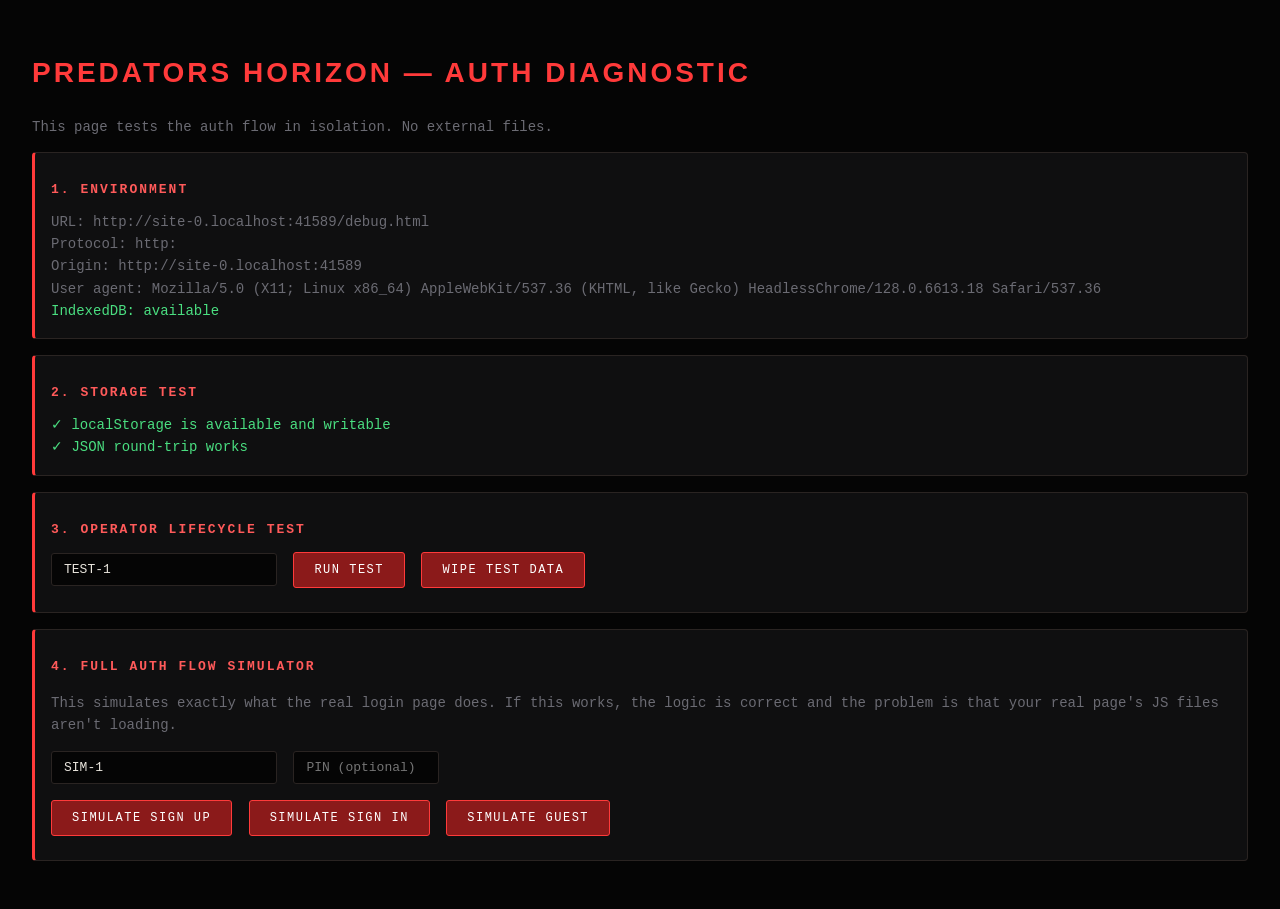
<file: debug.html>
<!DOCTYPE html>
<html lang="en">
<head>
<meta charset="UTF-8">
<title>Auth Debug — Predators Horizon</title>
<style>
  body {
    background: #050505;
    color: #e8e4dc;
    font-family: 'Consolas', 'Monaco', monospace;
    padding: 24px;
    font-size: 14px;
    line-height: 1.6;
  }
  h1 {
    color: #ff3a3a;
    font-family: 'Orbitron', sans-serif;
    letter-spacing: 3px;
    margin-bottom: 20px;
  }
  .section {
    background: #0f0f10;
    border: 1px solid #2a2422;
    border-left: 3px solid #ff3a3a;
    padding: 16px;
    margin-bottom: 16px;
    border-radius: 4px;
  }
  .section h2 {
    font-size: 13px;
    color: #ff5a5a;
    letter-spacing: 2px;
    text-transform: uppercase;
    margin-bottom: 10px;
  }
  .pass { color: #4ade80; }
  .fail { color: #ff3a3a; }
  .warn { color: #fbbf24; }
  .dim  { color: #6b6b73; }
  pre {
    background: #050505;
    padding: 10px;
    border-radius: 3px;
    color: #b8b2a8;
    font-size: 12px;
    overflow-x: auto;
  }
  button {
    background: #8b1a1a;
    color: #fff;
    border: 1px solid #ff3a3a;
    padding: 10px 20px;
    font-family: inherit;
    font-size: 12px;
    letter-spacing: 1.5px;
    text-transform: uppercase;
    cursor: pointer;
    border-radius: 3px;
    margin-right: 8px;
    margin-bottom: 8px;
  }
  button:hover { background: #ff3a3a; }
  input {
    background: #050505;
    border: 1px solid #2a2422;
    color: #e8e4dc;
    padding: 8px 12px;
    font-family: inherit;
    font-size: 13px;
    border-radius: 3px;
    margin-right: 8px;
    margin-bottom: 8px;
    width: 200px;
  }
</style>
</head>
<body>

<h1>PREDATORS HORIZON — AUTH DIAGNOSTIC</h1>
<p class="dim">This page tests the auth flow in isolation. No external files.</p>

<div class="section">
  <h2>1. Environment</h2>
  <div id="envOut"></div>
</div>

<div class="section">
  <h2>2. Storage Test</h2>
  <div id="storageOut"></div>
</div>

<div class="section">
  <h2>3. Operator Lifecycle Test</h2>
  <div id="lifecycleOut"></div>
  <div style="margin-top:12px">
    <input id="testName" placeholder="TEST-OPERATOR" value="TEST-1">
    <button onclick="runLifecycle()">Run Test</button>
    <button onclick="wipeTest()">Wipe Test Data</button>
  </div>
</div>

<div class="section">
  <h2>4. Full Auth Flow Simulator</h2>
  <p class="dim">This simulates exactly what the real login page does. If this works, the logic is correct and the problem is that your real page's JS files aren't loading.</p>
  <div id="flowOut"></div>
  <div style="margin-top:12px">
    <input id="flowName" placeholder="CALLSIGN" value="SIM-1">
    <input id="flowPin" type="password" placeholder="PIN (optional)" style="width:120px">
    <div style="margin-top:8px">
      <button onclick="simulateSignUp()">Simulate Sign Up</button>
      <button onclick="simulateSignIn()">Simulate Sign In</button>
      <button onclick="simulateGuest()">Simulate Guest</button>
    </div>
  </div>
</div>

<script>
/* ═══════════════════════════════════════════════════════════════
   SELF-CONTAINED AUTH TEST
   This duplicates the essential logic of core.js + storage.js +
   session.js into one file so we can isolate whether the LOGIC
   works, separately from whether the FILES load.
   ═══════════════════════════════════════════════════════════════ */

const KEYS = {
  SAVE: 'predatorshorizon.save.v1',
  SESSION: 'predatorshorizon.session.v1'
};

/* ── Logging helper ── */
function log(containerId, msg, kind) {
  const el = document.getElementById(containerId);
  const cls = kind === 'pass' ? 'pass' : kind === 'fail' ? 'fail' : kind === 'warn' ? 'warn' : 'dim';
  el.innerHTML += '<div class="' + cls + '">' + msg + '</div>';
}
function clearLog(containerId) {
  document.getElementById(containerId).innerHTML = '';
}

/* ── Callsign sanitizer (same as PH.format.callsign) ── */
function cleanCallsign(raw) {
  return String(raw || '').trim().toUpperCase().replace(/[^A-Z0-9 _-]/g, '').replace(/\s+/g, ' ').slice(0, 14);
}

/* ── Storage availability test ── */
function testStorage() {
  clearLog('storageOut');
  try {
    localStorage.setItem('__ph_test__', '1');
    localStorage.removeItem('__ph_test__');
    log('storageOut', '✓ localStorage is available and writable', 'pass');
  } catch (e) {
    log('storageOut', '✗ localStorage BLOCKED: ' + e.message, 'fail');
    log('storageOut', '  This alone would break the entire auth flow.', 'warn');
    return false;
  }
  try {
    const test = { a: 1, b: 'two', c: [3, 4] };
    localStorage.setItem('__ph_json_test__', JSON.stringify(test));
    const read = JSON.parse(localStorage.getItem('__ph_json_test__'));
    localStorage.removeItem('__ph_json_test__');
    if (read.a === 1 && read.b === 'two' && read.c[2] === undefined && read.c.length === 2) {
      log('storageOut', '✓ JSON round-trip works', 'pass');
    } else {
      log('storageOut', '✗ JSON round-trip corrupted', 'fail');
    }
  } catch (e) {
    log('storageOut', '✗ JSON round-trip failed: ' + e.message, 'fail');
  }
  return true;
}

/* ── Environment info ── */
function showEnvironment() {
  clearLog('envOut');
  log('envOut', 'URL: ' + window.location.href);
  log('envOut', 'Protocol: ' + window.location.protocol + (window.location.protocol === 'file:' ? '  ← localStorage may be blocked!' : ''), window.location.protocol === 'file:' ? 'warn' : 'dim');
  log('envOut', 'Origin: ' + (window.location.origin || 'null'));
  log('envOut', 'User agent: ' + navigator.userAgent);
  log('envOut', 'IndexedDB: ' + (typeof indexedDB !== 'undefined' ? 'available' : 'not available'), typeof indexedDB !== 'undefined' ? 'pass' : 'warn');
}

/* ── Operator lifecycle test ── */
function runLifecycle() {
  clearLog('lifecycleOut');
  const rawName = document.getElementById('testName').value;
  const name = cleanCallsign(rawName);
  log('lifecycleOut', 'Testing with callsign: "' + name + '"');

  /* Step 1: load save */
  let save;
  try {
    const raw = localStorage.getItem(KEYS.SAVE);
    save = raw ? JSON.parse(raw) : { schema: 1, operators: {}, lastOperator: null };
    log('lifecycleOut', '✓ Loaded save (' + Object.keys(save.operators).length + ' existing operators)', 'pass');
  } catch (e) {
    log('lifecycleOut', '✗ Could not load save: ' + e.message, 'fail');
    return;
  }

  /* Step 2: check for duplicate */
  if (save.operators[name]) {
    log('lifecycleOut', '⚠ Operator "' + name + '" already exists in save', 'warn');
    log('lifecycleOut', '  Data: ' + JSON.stringify(save.operators[name]).slice(0, 100) + '...', 'dim');
    return;
  }

  /* Step 3: create */
  const op = {
    schema: 1,
    id: 'test_' + Date.now().toString(36),
    name: name,
    pin: '',
    guest: false,
    created: Date.now(),
    lastSeen: Date.now(),
    xp: 0,
    credits: 750,
    unlockedWeapons: [0],
    unlockedSkins: [0],
    unlockedTerrains: [0],
    loadout: { weapons: [0], skin: 0, terrain: 0 }
  };
  save.operators[name] = op;
  save.lastOperator = name;

  try {
    localStorage.setItem(KEYS.SAVE, JSON.stringify(save));
    log('lifecycleOut', '✓ Operator created and saved', 'pass');
  } catch (e) {
    log('lifecycleOut', '✗ Failed to write operator: ' + e.message, 'fail');
    return;
  }

  /* Step 4: verify by reading back */
  try {
    const reread = JSON.parse(localStorage.getItem(KEYS.SAVE));
    if (reread.operators[name]) {
      log('lifecycleOut', '✓ Verified: operator persists on re-read', 'pass');
    } else {
      log('lifecycleOut', '✗ Operator did NOT persist', 'fail');
    }
  } catch (e) {
    log('lifecycleOut', '✗ Read-back failed: ' + e.message, 'fail');
  }

  /* Step 5: session write */
  const session = { name: name, started: Date.now(), lastActive: Date.now(), guest: false };
  try {
    localStorage.setItem(KEYS.SESSION, JSON.stringify(session));
    log('lifecycleOut', '✓ Session written', 'pass');
  } catch (e) {
    log('lifecycleOut', '✗ Session write failed: ' + e.message, 'fail');
  }
}

function wipeTest() {
  clearLog('lifecycleOut');
  try {
    localStorage.removeItem(KEYS.SAVE);
    localStorage.removeItem(KEYS.SESSION);
    log('lifecycleOut', '✓ Save and session cleared', 'pass');
    log('lifecycleOut', '  Refresh the page to start fresh.', 'dim');
  } catch (e) {
    log('lifecycleOut', '✗ Wipe failed: ' + e.message, 'fail');
  }
}

/* ── Full flow simulator (this is what the real login page does) ── */
function simulateSignUp() {
  clearLog('flowOut');
  const name = cleanCallsign(document.getElementById('flowName').value);
  const pin = document.getElementById('flowPin').value;
  log('flowOut', '→ Simulating: signUp("' + name + '", "' + pin + '")');

  if (name.length < 2) { log('flowOut', '✗ Callsign too short', 'fail'); return; }

  let save;
  try {
    save = JSON.parse(localStorage.getItem(KEYS.SAVE) || '{"schema":1,"operators":{}}');
  } catch (e) { log('flowOut', '✗ Save corrupt', 'fail'); return; }

  if (save.operators[name]) { log('flowOut', '✗ Callsign already taken', 'fail'); return; }

  const op = {
    schema: 1, id: 'op_' + Date.now().toString(36), name: name, pin: pin,
    guest: false, created: Date.now(), lastSeen: Date.now(),
    xp: 0, credits: 750,
    unlockedWeapons: [0], unlockedSkins: [0], unlockedTerrains: [0],
    loadout: { weapons: [0], skin: 0, terrain: 0 }
  };
  save.operators[name] = op;
  save.lastOperator = name;
  localStorage.setItem(KEYS.SAVE, JSON.stringify(save));
  log('flowOut', '✓ Operator record written to localStorage', 'pass');

  const session = { name: name, started: Date.now(), lastActive: Date.now(), guest: false };
  localStorage.setItem(KEYS.SESSION, JSON.stringify(session));
  log('flowOut', '✓ Session record written to localStorage', 'pass');

  log('flowOut', '→ If the real login page reached this point, it would now call:', 'dim');
  log('flowOut', '   window.location.href = "app.html"', 'dim');
  log('flowOut', '✓ SIMULATION PASSED — auth logic works', 'pass');
  log('flowOut', '  If this simulation works but the real login page does nothing, the real page is failing to load its JS files.', 'warn');
}

function simulateSignIn() {
  clearLog('flowOut');
  const name = cleanCallsign(document.getElementById('flowName').value);
  const pin = document.getElementById('flowPin').value;
  log('flowOut', '→ Simulating: signIn("' + name + '", "' + pin + '")');

  let save;
  try {
    save = JSON.parse(localStorage.getItem(KEYS.SAVE) || '{"schema":1,"operators":{}}');
  } catch (e) { log('flowOut', '✗ Save corrupt', 'fail'); return; }

  const op = save.operators[name];
  if (!op) { log('flowOut', '✗ No operator named "' + name + '"', 'fail'); return; }
  if (op.pin && op.pin !== pin) { log('flowOut', '✗ Wrong PIN', 'fail'); return; }

  const session = { name: name, started: Date.now(), lastActive: Date.now(), guest: !!op.guest };
  localStorage.setItem(KEYS.SESSION, JSON.stringify(session));
  log('flowOut', '✓ Session written', 'pass');
  log('flowOut', '✓ SIMULATION PASSED — sign-in logic works', 'pass');
}

function simulateGuest() {
  clearLog('flowOut');
  log('flowOut', '→ Simulating: continueAsGuest()');

  const hex = '0123456789ABCDEF';
  let tag = '';
  for (let i = 0; i < 4; i++) tag += hex[Math.floor(Math.random() * 16)];
  const name = 'OPERATOR-' + tag;

  let save;
  try {
    save = JSON.parse(localStorage.getItem(KEYS.SAVE) || '{"schema":1,"operators":{}}');
  } catch (e) { log('flowOut', '✗ Save corrupt', 'fail'); return; }

  const op = {
    schema: 1, id: 'op_' + Date.now().toString(36), name: name, pin: '',
    guest: true, created: Date.now(), lastSeen: Date.now(),
    xp: 0, credits: 750,
    unlockedWeapons: [0], unlockedSkins: [0], unlockedTerrains: [0],
    loadout: { weapons: [0], skin: 0, terrain: 0 }
  };
  save.operators[name] = op;
  save.lastOperator = name;
  localStorage.setItem(KEYS.SAVE, JSON.stringify(save));
  localStorage.setItem(KEYS.SESSION, JSON.stringify({ name: name, started: Date.now(), lastActive: Date.now(), guest: true }));
  log('flowOut', '✓ Guest operator "' + name + '" created', 'pass');
  log('flowOut', '✓ Session written', 'pass');
  log('flowOut', '✓ SIMULATION PASSED — guest flow works', 'pass');
}

/* ── Run on load ── */
showEnvironment();
testStorage();
</script>
</body>
</html>
</file>
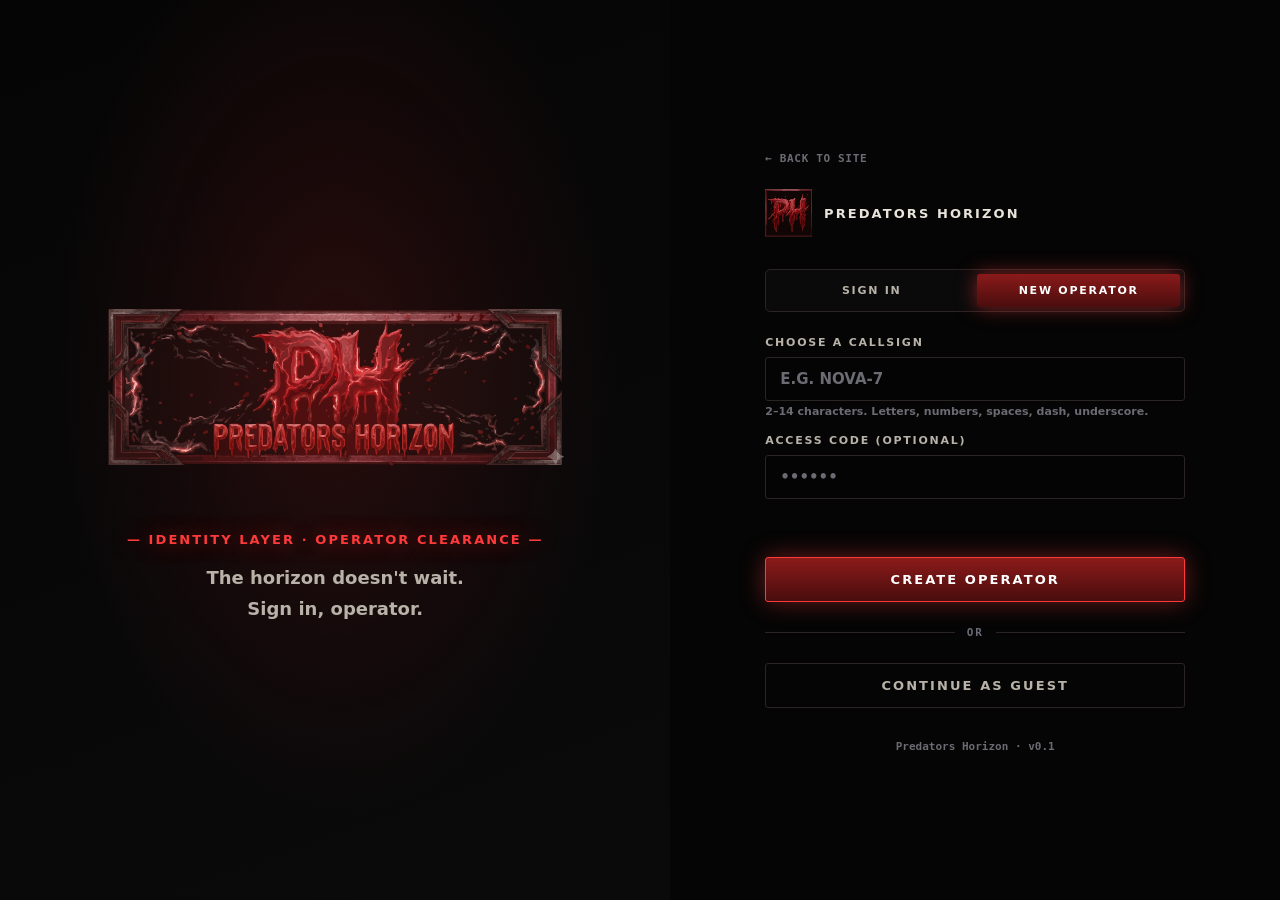
<file: login-s.html>
<!DOCTYPE html>
<html lang="en">
<head>
<meta charset="UTF-8">
<meta name="viewport" content="width=device-width, initial-scale=1, maximum-scale=1, user-scalable=no">
<title>Sign In — Predators Horizon</title>
<style>
  * { box-sizing: border-box; margin: 0; padding: 0; }
  html, body {
    min-height: 100%;
    background: #050505;
    color: #e8e4dc;
    font-family: 'Rajdhani', 'Segoe UI', system-ui, sans-serif;
    font-weight: 600;
  }
  .auth {
    display: grid;
    grid-template-columns: 1fr;
    min-height: 100vh;
  }
  @media (min-width: 900px) {
    .auth { grid-template-columns: 1.1fr 1fr; }
  }
  .art {
    display: none;
    align-items: center;
    justify-content: center;
    padding: 48px;
    background:
      radial-gradient(ellipse at 50% 40%, rgba(139,26,26,0.25), transparent 60%),
      linear-gradient(160deg, #050505, #0a0a0b);
    text-align: center;
  }
  @media (min-width: 900px) { .art { display: flex; } }
  .art img {
    width: 100%;
    max-width: 520px;
    mix-blend-mode: screen;
    margin-bottom: 32px;
    animation: pulse 6s ease-in-out infinite;
  }
  @keyframes pulse {
    0%, 100% { filter: drop-shadow(0 0 40px rgba(255,58,58,0.25)); }
    50%      { filter: drop-shadow(0 0 60px rgba(255,58,58,0.5)); }
  }
  .art-kicker {
    font-size: 13px;
    font-weight: 700;
    letter-spacing: 0.16em;
    text-transform: uppercase;
    color: #ff3a3a;
    margin-bottom: 16px;
    text-shadow: 0 0 20px rgba(255,58,58,0.5);
  }
  .art-quote {
    font-size: 18px;
    color: #b8b2a8;
    line-height: 1.7;
  }
  .form-wrap {
    display: flex;
    align-items: center;
    justify-content: center;
    padding: 32px 24px;
  }
  .form {
    width: 100%;
    max-width: 420px;
  }
  .brand {
    display: flex;
    align-items: center;
    gap: 12px;
    margin-bottom: 32px;
  }
  .brand img {
    height: 48px;
    mix-blend-mode: screen;
  }
  .brand-text {
    font-size: 13px;
    font-weight: 900;
    letter-spacing: 0.16em;
    text-transform: uppercase;
  }
  .back {
    display: inline-block;
    color: #6b6b73;
    text-decoration: none;
    font-size: 11px;
    letter-spacing: 0.06em;
    text-transform: uppercase;
    margin-bottom: 24px;
    font-family: monospace;
  }
  .back:hover { color: #ff3a3a; }
  .tabs {
    display: flex;
    gap: 4px;
    padding: 4px;
    background: #0a0a0b;
    border: 1px solid #2a2422;
    border-radius: 5px;
    margin-bottom: 24px;
  }
  .tab {
    flex: 1;
    padding: 10px;
    text-align: center;
    font-size: 11px;
    font-weight: 700;
    letter-spacing: 0.16em;
    text-transform: uppercase;
    color: #b8b2a8;
    background: transparent;
    border: none;
    border-radius: 3px;
    cursor: pointer;
    font-family: inherit;
    transition: 0.2s;
  }
  .tab:hover { color: #e8e4dc; }
  .tab.active {
    background: linear-gradient(180deg, #8b1a1a, #4a0d0d);
    color: #fff;
    box-shadow: 0 0 20px rgba(255,58,58,0.5);
  }
  .pane { display: none; }
  .pane.active { display: block; }
  label {
    display: block;
    font-size: 11px;
    font-weight: 700;
    letter-spacing: 0.16em;
    text-transform: uppercase;
    color: #b8b2a8;
    margin-bottom: 8px;
  }
  input {
    width: 100%;
    padding: 12px 14px;
    background: rgba(5,5,5,0.7);
    border: 1px solid #2a2422;
    border-radius: 3px;
    color: #e8e4dc;
    font-family: inherit;
    font-size: 15px;
    font-weight: 600;
    margin-bottom: 16px;
    outline: none;
    transition: 0.2s;
  }
  input:focus {
    border-color: #ff3a3a;
    box-shadow: 0 0 0 3px rgba(139,26,26,0.3);
  }
  input::placeholder { color: #6b6b73; }
  .hint {
    font-size: 11px;
    color: #6b6b73;
    margin-top: -12px;
    margin-bottom: 16px;
  }
  .error {
    min-height: 18px;
    font-family: monospace;
    font-size: 12px;
    color: #ff3a3a;
    text-align: center;
    margin: 12px 0;
  }
  .btn {
    display: block;
    width: 100%;
    padding: 14px 28px;
    font-family: inherit;
    font-size: 13px;
    font-weight: 700;
    letter-spacing: 0.16em;
    text-transform: uppercase;
    border: 1.5px solid #ff3a3a;
    background: linear-gradient(180deg, #8b1a1a, #4a0d0d);
    color: #fff;
    border-radius: 3px;
    cursor: pointer;
    box-shadow: 0 0 24px rgba(255,58,58,0.4);
    transition: 0.2s;
    margin-top: 8px;
  }
  .btn:hover {
    background: linear-gradient(180deg, #ff3a3a, #8b1a1a);
    transform: translateY(-1px);
    box-shadow: 0 0 32px rgba(255,58,58,0.7);
  }
  .btn:disabled { opacity: 0.4; cursor: not-allowed; transform: none; }
  .btn.ghost {
    background: transparent;
    border-color: #2a2422;
    color: #b8b2a8;
    box-shadow: none;
  }
  .btn.ghost:hover {
    border-color: #ff3a3a;
    color: #e8e4dc;
  }
  .divider {
    display: flex;
    align-items: center;
    gap: 12px;
    margin: 24px 0;
    color: #6b6b73;
    font-family: monospace;
    font-size: 11px;
    letter-spacing: 0.16em;
    text-transform: uppercase;
  }
  .divider::before, .divider::after {
    content: '';
    flex: 1;
    height: 1px;
    background: #2a2422;
  }
  .footer {
    margin-top: 32px;
    text-align: center;
    font-family: monospace;
    font-size: 11px;
    color: #6b6b73;
  }
</style>
</head>
<body>

<div class="auth">
  <aside class="art">
    <div>
      <img src="assets/logo/logo2.svg" alt="Predators Horizon">
      <div class="art-kicker">— Identity Layer · Operator Clearance —</div>
      <p class="art-quote">
        The horizon doesn't wait.<br>
        Sign in, operator.
      </p>
    </div>
  </aside>

  <main class="form-wrap">
    <form class="form" id="authForm" onsubmit="return false;">

      <a class="back" href="index.html">← Back to Site</a>

      <div class="brand">
        <img src="assets/logo/logo.svg" alt="">
        <span class="brand-text">Predators Horizon</span>
      </div>

      <div class="tabs">
        <button type="button" class="tab active" data-tab="signin">Sign In</button>
        <button type="button" class="tab" data-tab="signup">New Operator</button>
      </div>

      <section class="pane active" data-pane="signin">
        <label for="siUser">Callsign</label>
        <input id="siUser" type="text" placeholder="YOUR CALLSIGN" maxlength="14" autocomplete="off">

        <label for="siPin">Access Code</label>
        <input id="siPin" type="password" placeholder="••••••" maxlength="8" autocomplete="off">
        <div class="hint">Leave blank if this operator has no access code.</div>

        <div class="error" id="siErr"></div>

        <button type="button" class="btn" id="btnSignIn">Enter Predators Horizon</button>
      </section>

      <section class="pane" data-pane="signup">
        <label for="suUser">Choose a Callsign</label>
        <input id="suUser" type="text" placeholder="E.G. NOVA-7" maxlength="14" autocomplete="off">
        <div class="hint">2–14 characters. Letters, numbers, spaces, dash, underscore.</div>

        <label for="suPin">Access Code (optional)</label>
        <input id="suPin" type="password" placeholder="••••••" maxlength="8" autocomplete="off">

        <div class="error" id="suErr"></div>

        <button type="button" class="btn" id="btnSignUp">Create Operator</button>
      </section>

      <div class="divider">or</div>

      <button type="button" class="btn ghost" id="btnGuest">Continue as Guest</button>

      <div class="footer">Predators Horizon · v0.1</div>

    </form>
  </main>
</div>

<script>
/* ═══════════════════════════════════════════════════════════════
   SELF-CONTAINED AUTH FLOW — no external dependencies
   ═══════════════════════════════════════════════════════════════ */

(function () {
  'use strict';

  var SAVE_KEY = 'predatorshorizon.save.v1';
  var SESSION_KEY = 'predatorshorizon.session.v1';

  /* ── DOM helpers ── */
  function $(id) { return document.getElementById(id); }
  function qsa(sel, root) { return Array.prototype.slice.call((root || document).querySelectorAll(sel)); }

  /* ── Callsign sanitizer ── */
  function cleanCallsign(raw) {
    return String(raw || '')
      .trim()
      .toUpperCase()
      .replace(/[^A-Z0-9 _-]/g, '')
      .replace(/\s+/g, ' ')
      .slice(0, 14);
  }

  /* ── Storage wrappers ── */
  function loadSave() {
    try {
      var raw = localStorage.getItem(SAVE_KEY);
      if (!raw) return { schema: 1, operators: {}, lastOperator: null };
      var parsed = JSON.parse(raw);
      if (!parsed || typeof parsed !== 'object') return { schema: 1, operators: {}, lastOperator: null };
      if (!parsed.operators) parsed.operators = {};
      return parsed;
    } catch (e) {
      console.error('loadSave failed:', e);
      return { schema: 1, operators: {}, lastOperator: null };
    }
  }

  function writeSave(save) {
    try {
      localStorage.setItem(SAVE_KEY, JSON.stringify(save));
      return true;
    } catch (e) {
      console.error('writeSave failed:', e);
      return false;
    }
  }

  function writeSession(name, guest) {
    try {
      localStorage.setItem(SESSION_KEY, JSON.stringify({
        name: name,
        started: Date.now(),
        lastActive: Date.now(),
        guest: !!guest
      }));
      return true;
    } catch (e) {
      console.error('writeSession failed:', e);
      return false;
    }
  }

  /* ── Operator factory ── */
  function makeOperator(name, pin, guest) {
    return {
      schema: 1,
      id: 'op_' + Date.now().toString(36) + '_' + Math.random().toString(36).slice(2, 6),
      name: name,
      pin: pin || '',
      guest: !!guest,
      created: Date.now(),
      lastSeen: Date.now(),
      xp: 0,
      credits: 750,
      unlockedWeapons: [0],
      unlockedSkins: [0],
      unlockedTerrains: [0],
      loadout: { weapons: [0], skin: 0, terrain: 0 },
      stats: {
        runs: 0, kills: 0, deaths: 0, wins: 0,
        bestScore: 0, bestWave: 0, bestTime: 0,
        totalTime: 0, totalScore: 0, totalKills: 0,
        bossesKilled: 0, shotsFired: 0, damageDealt: 0,
        dashes: 0, pickups: 0, levelsCleared: 0
      },
      endless: { bestWave: 0, bestScore: 0, bestLevel: 1, runs: 0 },
      levels: {},
      awards: [],
      settings: { sfx: true, music: false, shake: 1, difficulty: 0, mode: 'large', theme: 'city' },
      history: []
    };
  }

  /* ── Tab switching ── */
  qsa('.tab').forEach(function (tab) {
    tab.addEventListener('click', function () {
      qsa('.tab').forEach(function (t) { t.classList.remove('active'); });
      tab.classList.add('active');
      var which = tab.dataset.tab;
      qsa('.pane').forEach(function (p) {
        p.classList.toggle('active', p.dataset.pane === which);
      });
      $('siErr').textContent = '';
      $('suErr').textContent = '';
    });
  });

  /* ── Sign In ── */
  $('btnSignIn').addEventListener('click', function () {
    var errEl = $('siErr');
    errEl.textContent = '';

    var name = cleanCallsign($('siUser').value);
    var pin = $('siPin').value;

    if (!name) {
      errEl.textContent = 'Enter a callsign.';
      return;
    }

    var save = loadSave();
    var op = save.operators[name];

    if (!op) {
      errEl.textContent = 'No operator with that callsign. Try "New Operator" instead.';
      return;
    }
    if (op.pin && op.pin !== pin) {
      errEl.textContent = 'Incorrect access code.';
      return;
    }

    op.lastSeen = Date.now();
    save.lastOperator = name;
    writeSave(save);
    writeSession(name, op.guest);

    /* Success — brief message then navigate */
    errEl.style.color = '#4ade80';
    errEl.textContent = 'Signed in as ' + name + '. Loading safehouse…';
    $('btnSignIn').disabled = true;
    setTimeout(function () { window.location.href = 'app.html'; }, 700);
  });

  /* ── Sign Up ── */
  $('btnSignUp').addEventListener('click', function () {
    var errEl = $('suErr');
    errEl.textContent = '';

    var name = cleanCallsign($('suUser').value);
    var pin = $('suPin').value;

    if (name.length < 2) {
      errEl.textContent = 'Callsign must be at least 2 characters.';
      return;
    }
    if (pin && pin.length > 8) {
      errEl.textContent = 'Access code must be 8 characters or fewer.';
      return;
    }

    var save = loadSave();
    if (save.operators[name]) {
      errEl.textContent = 'That callsign is already taken.';
      return;
    }

    var op = makeOperator(name, pin, false);
    save.operators[name] = op;
    save.lastOperator = name;
    writeSave(save);
    writeSession(name, false);

    errEl.style.color = '#4ade80';
    errEl.textContent = 'Operator ' + name + ' created. Loading safehouse…';
    $('btnSignUp').disabled = true;
    setTimeout(function () { window.location.href = 'app.html'; }, 700);
  });

  /* ── Guest ── */
  $('btnGuest').addEventListener('click', function () {
    var errEl = $('siErr');
    errEl.textContent = '';

    var hex = '0123456789ABCDEF';
    var tag = '';
    for (var i = 0; i < 4; i++) tag += hex[Math.floor(Math.random() * 16)];
    var name = 'OPERATOR-' + tag;

    var save = loadSave();
    /* Ensure uniqueness */
    var tries = 0;
    while (save.operators[name] && tries < 20) {
      tag = '';
      for (var j = 0; j < 4; j++) tag += hex[Math.floor(Math.random() * 16)];
      name = 'OPERATOR-' + tag;
      tries++;
    }

    var op = makeOperator(name, '', true);
    save.operators[name] = op;
    save.lastOperator = name;
    writeSave(save);
    writeSession(name, true);

    errEl.style.color = '#4ade80';
    errEl.textContent = 'Guest session: ' + name + '. Loading safehouse…';
    $('btnGuest').disabled = true;
    setTimeout(function () { window.location.href = 'app.html'; }, 700);
  });

  /* ── Prefill last operator ── */
  try {
    var save = loadSave();
    if (save.lastOperator && save.operators[save.lastOperator]) {
      $('siUser').value = save.lastOperator;
    } else {
      /* No operators yet — switch to signup tab */
      qsa('.tab')[1].click();
    }
  } catch (e) { /* ignore */ }

})();
</script>
</body>
</html>
</file>
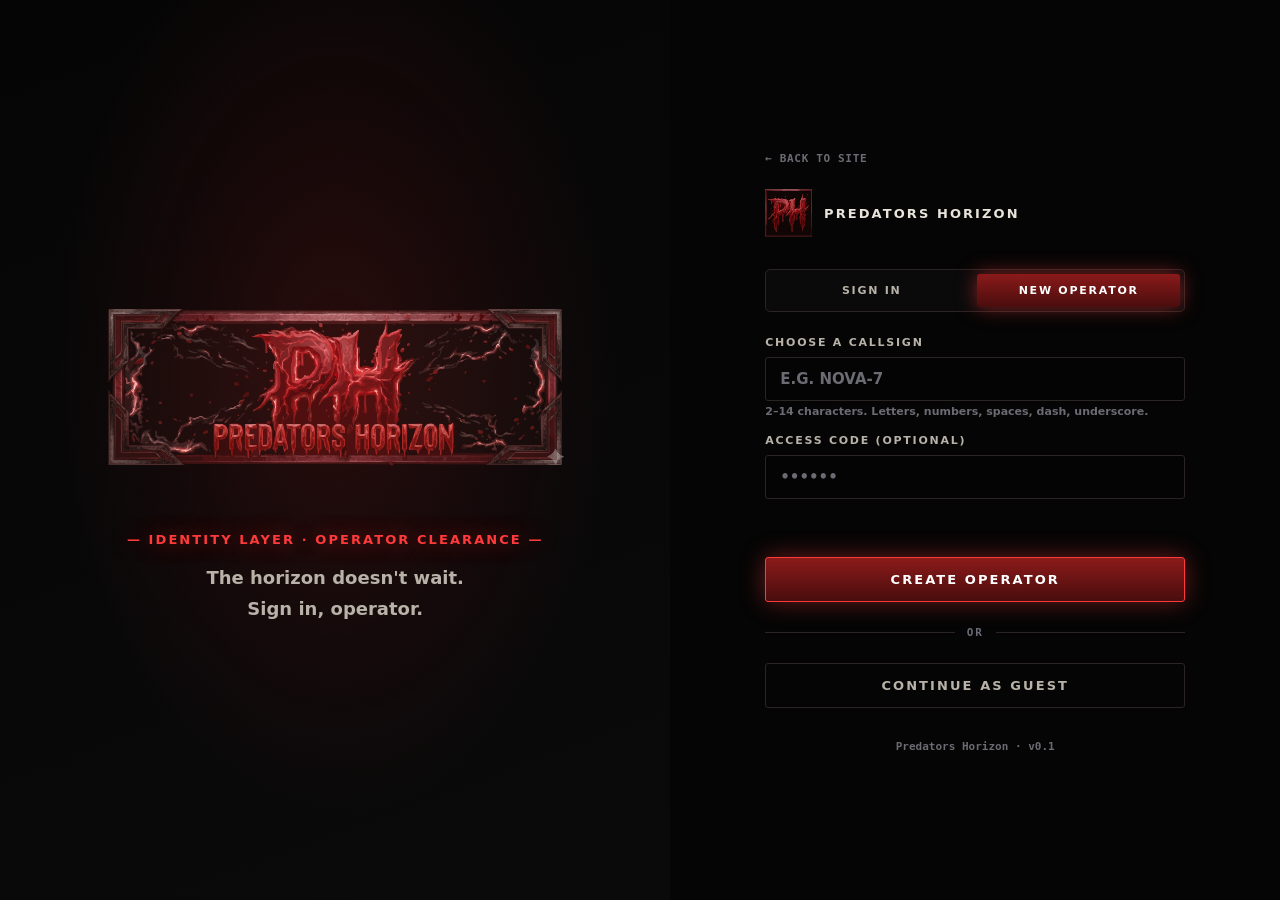
<file: login.html>
<!DOCTYPE html>
<html lang="en">
<head>
<meta charset="UTF-8">
<meta name="viewport" content="width=device-width, initial-scale=1, maximum-scale=1, user-scalable=no">
<title>Sign In — Predators Horizon</title>
<style>
  * { box-sizing: border-box; margin: 0; padding: 0; }
  html, body {
    min-height: 100%;
    background: #050505;
    color: #e8e4dc;
    font-family: 'Rajdhani', 'Segoe UI', system-ui, sans-serif;
    font-weight: 600;
  }
  .auth {
    display: grid;
    grid-template-columns: 1fr;
    min-height: 100vh;
  }
  @media (min-width: 900px) {
    .auth { grid-template-columns: 1.1fr 1fr; }
  }
  .art {
    display: none;
    align-items: center;
    justify-content: center;
    padding: 48px;
    background:
      radial-gradient(ellipse at 50% 40%, rgba(139,26,26,0.25), transparent 60%),
      linear-gradient(160deg, #050505, #0a0a0b);
    text-align: center;
  }
  @media (min-width: 900px) { .art { display: flex; } }
  .art img {
    width: 100%;
    max-width: 520px;
    mix-blend-mode: screen;
    margin-bottom: 32px;
    animation: pulse 6s ease-in-out infinite;
  }
  @keyframes pulse {
    0%, 100% { filter: drop-shadow(0 0 40px rgba(255,58,58,0.25)); }
    50%      { filter: drop-shadow(0 0 60px rgba(255,58,58,0.5)); }
  }
  .art-kicker {
    font-size: 13px;
    font-weight: 700;
    letter-spacing: 0.16em;
    text-transform: uppercase;
    color: #ff3a3a;
    margin-bottom: 16px;
    text-shadow: 0 0 20px rgba(255,58,58,0.5);
  }
  .art-quote {
    font-size: 18px;
    color: #b8b2a8;
    line-height: 1.7;
  }
  .form-wrap {
    display: flex;
    align-items: center;
    justify-content: center;
    padding: 32px 24px;
  }
  .form {
    width: 100%;
    max-width: 420px;
  }
  .brand {
    display: flex;
    align-items: center;
    gap: 12px;
    margin-bottom: 32px;
  }
  .brand img {
    height: 48px;
    mix-blend-mode: screen;
  }
  .brand-text {
    font-size: 13px;
    font-weight: 900;
    letter-spacing: 0.16em;
    text-transform: uppercase;
  }
  .back {
    display: inline-block;
    color: #6b6b73;
    text-decoration: none;
    font-size: 11px;
    letter-spacing: 0.06em;
    text-transform: uppercase;
    margin-bottom: 24px;
    font-family: monospace;
  }
  .back:hover { color: #ff3a3a; }
  .tabs {
    display: flex;
    gap: 4px;
    padding: 4px;
    background: #0a0a0b;
    border: 1px solid #2a2422;
    border-radius: 5px;
    margin-bottom: 24px;
  }
  .tab {
    flex: 1;
    padding: 10px;
    text-align: center;
    font-size: 11px;
    font-weight: 700;
    letter-spacing: 0.16em;
    text-transform: uppercase;
    color: #b8b2a8;
    background: transparent;
    border: none;
    border-radius: 3px;
    cursor: pointer;
    font-family: inherit;
    transition: 0.2s;
  }
  .tab:hover { color: #e8e4dc; }
  .tab.active {
    background: linear-gradient(180deg, #8b1a1a, #4a0d0d);
    color: #fff;
    box-shadow: 0 0 20px rgba(255,58,58,0.5);
  }
  .pane { display: none; }
  .pane.active { display: block; }
  label {
    display: block;
    font-size: 11px;
    font-weight: 700;
    letter-spacing: 0.16em;
    text-transform: uppercase;
    color: #b8b2a8;
    margin-bottom: 8px;
  }
  input {
    width: 100%;
    padding: 12px 14px;
    background: rgba(5,5,5,0.7);
    border: 1px solid #2a2422;
    border-radius: 3px;
    color: #e8e4dc;
    font-family: inherit;
    font-size: 15px;
    font-weight: 600;
    margin-bottom: 16px;
    outline: none;
    transition: 0.2s;
  }
  input:focus {
    border-color: #ff3a3a;
    box-shadow: 0 0 0 3px rgba(139,26,26,0.3);
  }
  input::placeholder { color: #6b6b73; }
  .hint {
    font-size: 11px;
    color: #6b6b73;
    margin-top: -12px;
    margin-bottom: 16px;
  }
  .error {
    min-height: 18px;
    font-family: monospace;
    font-size: 12px;
    color: #ff3a3a;
    text-align: center;
    margin: 12px 0;
  }
  .btn {
    display: block;
    width: 100%;
    padding: 14px 28px;
    font-family: inherit;
    font-size: 13px;
    font-weight: 700;
    letter-spacing: 0.16em;
    text-transform: uppercase;
    border: 1.5px solid #ff3a3a;
    background: linear-gradient(180deg, #8b1a1a, #4a0d0d);
    color: #fff;
    border-radius: 3px;
    cursor: pointer;
    box-shadow: 0 0 24px rgba(255,58,58,0.4);
    transition: 0.2s;
    margin-top: 8px;
  }
  .btn:hover {
    background: linear-gradient(180deg, #ff3a3a, #8b1a1a);
    transform: translateY(-1px);
    box-shadow: 0 0 32px rgba(255,58,58,0.7);
  }
  .btn:disabled { opacity: 0.4; cursor: not-allowed; transform: none; }
  .btn.ghost {
    background: transparent;
    border-color: #2a2422;
    color: #b8b2a8;
    box-shadow: none;
  }
  .btn.ghost:hover {
    border-color: #ff3a3a;
    color: #e8e4dc;
  }
  .divider {
    display: flex;
    align-items: center;
    gap: 12px;
    margin: 24px 0;
    color: #6b6b73;
    font-family: monospace;
    font-size: 11px;
    letter-spacing: 0.16em;
    text-transform: uppercase;
  }
  .divider::before, .divider::after {
    content: '';
    flex: 1;
    height: 1px;
    background: #2a2422;
  }
  .footer {
    margin-top: 32px;
    text-align: center;
    font-family: monospace;
    font-size: 11px;
    color: #6b6b73;
  }
</style>
</head>
<body>

<div class="auth">
  <aside class="art">
    <div>
      <img src="assets/logo/logo2.svg" alt="Predators Horizon">
      <div class="art-kicker">— Identity Layer · Operator Clearance —</div>
      <p class="art-quote">
        The horizon doesn't wait.<br>
        Sign in, operator.
      </p>
    </div>
  </aside>

  <main class="form-wrap">
    <form class="form" id="authForm" onsubmit="return false;">

      <a class="back" href="index.html">← Back to Site</a>

      <div class="brand">
        <img src="assets/logo/logo.svg" alt="">
        <span class="brand-text">Predators Horizon</span>
      </div>

      <div class="tabs">
        <button type="button" class="tab active" data-tab="signin">Sign In</button>
        <button type="button" class="tab" data-tab="signup">New Operator</button>
      </div>

      <section class="pane active" data-pane="signin">
        <label for="siUser">Callsign</label>
        <input id="siUser" type="text" placeholder="YOUR CALLSIGN" maxlength="14" autocomplete="off">

        <label for="siPin">Access Code</label>
        <input id="siPin" type="password" placeholder="••••••" maxlength="8" autocomplete="off">
        <div class="hint">Leave blank if this operator has no access code.</div>

        <div class="error" id="siErr"></div>

        <button type="button" class="btn" id="btnSignIn">Enter Predators Horizon</button>
      </section>

      <section class="pane" data-pane="signup">
        <label for="suUser">Choose a Callsign</label>
        <input id="suUser" type="text" placeholder="E.G. NOVA-7" maxlength="14" autocomplete="off">
        <div class="hint">2–14 characters. Letters, numbers, spaces, dash, underscore.</div>

        <label for="suPin">Access Code (optional)</label>
        <input id="suPin" type="password" placeholder="••••••" maxlength="8" autocomplete="off">

        <div class="error" id="suErr"></div>

        <button type="button" class="btn" id="btnSignUp">Create Operator</button>
      </section>

      <div class="divider">or</div>

      <button type="button" class="btn ghost" id="btnGuest">Continue as Guest</button>

      <div class="footer">Predators Horizon · v0.1</div>

    </form>
  </main>
</div>

<script>
/* ═══════════════════════════════════════════════════════════════
   SELF-CONTAINED AUTH FLOW — no external dependencies
   ═══════════════════════════════════════════════════════════════ */

(function () {
  'use strict';

  var SAVE_KEY = 'predatorshorizon.save.v1';
  var SESSION_KEY = 'predatorshorizon.session.v1';

  /* ── DOM helpers ── */
  function $(id) { return document.getElementById(id); }
  function qsa(sel, root) { return Array.prototype.slice.call((root || document).querySelectorAll(sel)); }

  /* ── Callsign sanitizer ── */
  function cleanCallsign(raw) {
    return String(raw || '')
      .trim()
      .toUpperCase()
      .replace(/[^A-Z0-9 _-]/g, '')
      .replace(/\s+/g, ' ')
      .slice(0, 14);
  }

  /* ── Storage wrappers ── */
  function loadSave() {
    try {
      var raw = localStorage.getItem(SAVE_KEY);
      if (!raw) return { schema: 1, operators: {}, lastOperator: null };
      var parsed = JSON.parse(raw);
      if (!parsed || typeof parsed !== 'object') return { schema: 1, operators: {}, lastOperator: null };
      if (!parsed.operators) parsed.operators = {};
      return parsed;
    } catch (e) {
      console.error('loadSave failed:', e);
      return { schema: 1, operators: {}, lastOperator: null };
    }
  }

  function writeSave(save) {
    try {
      localStorage.setItem(SAVE_KEY, JSON.stringify(save));
      return true;
    } catch (e) {
      console.error('writeSave failed:', e);
      return false;
    }
  }

  function writeSession(name, guest) {
    try {
      localStorage.setItem(SESSION_KEY, JSON.stringify({
        name: name,
        started: Date.now(),
        lastActive: Date.now(),
        guest: !!guest
      }));
      return true;
    } catch (e) {
      console.error('writeSession failed:', e);
      return false;
    }
  }

  /* ── Operator factory ── */
  function makeOperator(name, pin, guest) {
    return {
      schema: 1,
      id: 'op_' + Date.now().toString(36) + '_' + Math.random().toString(36).slice(2, 6),
      name: name,
      pin: pin || '',
      guest: !!guest,
      created: Date.now(),
      lastSeen: Date.now(),
      xp: 0,
      credits: 750,
      unlockedWeapons: [0],
      unlockedSkins: [0],
      unlockedTerrains: [0],
      loadout: { weapons: [0], skin: 0, terrain: 0 },
      stats: {
        runs: 0, kills: 0, deaths: 0, wins: 0,
        bestScore: 0, bestWave: 0, bestTime: 0,
        totalTime: 0, totalScore: 0, totalKills: 0,
        bossesKilled: 0, shotsFired: 0, damageDealt: 0,
        dashes: 0, pickups: 0, levelsCleared: 0
      },
      endless: { bestWave: 0, bestScore: 0, bestLevel: 1, runs: 0 },
      levels: {},
      awards: [],
      settings: { sfx: true, music: false, shake: 1, difficulty: 0, mode: 'large', theme: 'city' },
      history: []
    };
  }

  /* ── Tab switching ── */
  qsa('.tab').forEach(function (tab) {
    tab.addEventListener('click', function () {
      qsa('.tab').forEach(function (t) { t.classList.remove('active'); });
      tab.classList.add('active');
      var which = tab.dataset.tab;
      qsa('.pane').forEach(function (p) {
        p.classList.toggle('active', p.dataset.pane === which);
      });
      $('siErr').textContent = '';
      $('suErr').textContent = '';
    });
  });

  /* ── Sign In ── */
  $('btnSignIn').addEventListener('click', function () {
    var errEl = $('siErr');
    errEl.textContent = '';

    var name = cleanCallsign($('siUser').value);
    var pin = $('siPin').value;

    if (!name) {
      errEl.textContent = 'Enter a callsign.';
      return;
    }

    var save = loadSave();
    var op = save.operators[name];

    if (!op) {
      errEl.textContent = 'No operator with that callsign. Try "New Operator" instead.';
      return;
    }
    if (op.pin && op.pin !== pin) {
      errEl.textContent = 'Incorrect access code.';
      return;
    }

    op.lastSeen = Date.now();
    save.lastOperator = name;
    writeSave(save);
    writeSession(name, op.guest);

    /* Success — brief message then navigate */
    errEl.style.color = '#4ade80';
    errEl.textContent = 'Signed in as ' + name + '. Loading safehouse…';
    $('btnSignIn').disabled = true;
    setTimeout(function () { window.location.href = 'app.html'; }, 700);
  });

  /* ── Sign Up ── */
  $('btnSignUp').addEventListener('click', function () {
    var errEl = $('suErr');
    errEl.textContent = '';

    var name = cleanCallsign($('suUser').value);
    var pin = $('suPin').value;

    if (name.length < 2) {
      errEl.textContent = 'Callsign must be at least 2 characters.';
      return;
    }
    if (pin && pin.length > 8) {
      errEl.textContent = 'Access code must be 8 characters or fewer.';
      return;
    }

    var save = loadSave();
    if (save.operators[name]) {
      errEl.textContent = 'That callsign is already taken.';
      return;
    }

    var op = makeOperator(name, pin, false);
    save.operators[name] = op;
    save.lastOperator = name;
    writeSave(save);
    writeSession(name, false);

    errEl.style.color = '#4ade80';
    errEl.textContent = 'Operator ' + name + ' created. Loading safehouse…';
    $('btnSignUp').disabled = true;
    setTimeout(function () { window.location.href = 'app.html'; }, 700);
  });

  /* ── Guest ── */
  $('btnGuest').addEventListener('click', function () {
    var errEl = $('siErr');
    errEl.textContent = '';

    var hex = '0123456789ABCDEF';
    var tag = '';
    for (var i = 0; i < 4; i++) tag += hex[Math.floor(Math.random() * 16)];
    var name = 'OPERATOR-' + tag;

    var save = loadSave();
    /* Ensure uniqueness */
    var tries = 0;
    while (save.operators[name] && tries < 20) {
      tag = '';
      for (var j = 0; j < 4; j++) tag += hex[Math.floor(Math.random() * 16)];
      name = 'OPERATOR-' + tag;
      tries++;
    }

    var op = makeOperator(name, '', true);
    save.operators[name] = op;
    save.lastOperator = name;
    writeSave(save);
    writeSession(name, true);

    errEl.style.color = '#4ade80';
    errEl.textContent = 'Guest session: ' + name + '. Loading safehouse…';
    $('btnGuest').disabled = true;
    setTimeout(function () { window.location.href = 'app.html'; }, 700);
  });

  /* ── Prefill last operator ── */
  try {
    var save = loadSave();
    if (save.lastOperator && save.operators[save.lastOperator]) {
      $('siUser').value = save.lastOperator;
    } else {
      /* No operators yet — switch to signup tab */
      qsa('.tab')[1].click();
    }
  } catch (e) { /* ignore */ }

})();
</script>
</body>
</html>
</file>
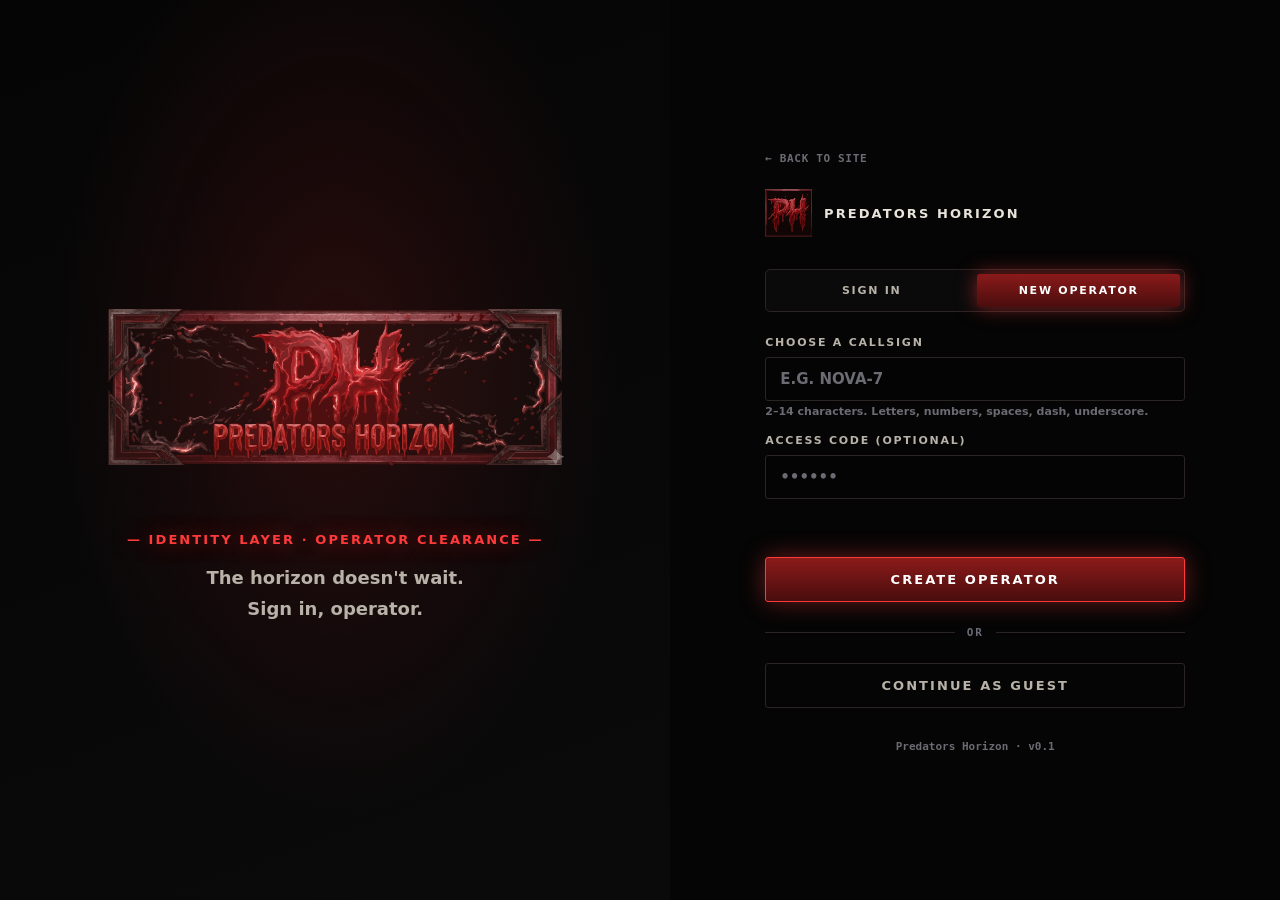
<file: play.html>
<!DOCTYPE html>
<html lang="en">
<head>
<meta charset="UTF-8">
<meta name="viewport" content="width=device-width, initial-scale=1, maximum-scale=1, user-scalable=no">
<title>Predator 01 — Predators Horizon</title>
<link rel="preconnect" href="https://fonts.googleapis.com">
<link rel="preconnect" href="https://fonts.gstatic.com" crossorigin>
<link href="https://fonts.googleapis.com/css2?family=Orbitron:wght@500;700;900&family=Rajdhani:wght@500;600;700&family=JetBrains+Mono:wght@400;700&display=swap" rel="stylesheet">
<style>
  :root {
    --blood: #8b1a1a;
    --blood-hot: #ff3a3a;
    --blood-glow: #ff5a5a;
    --void: #050505;
    --iron: #1a1616;
    --iron-2: #242020;
    --iron-3: #2e2929;
    --bone: #e8e4dc;
    --bone-dim: #b8b2a8;
    --ash: #6b6b73;
    --ok: #4ade80;
  }
  * { box-sizing: border-box; margin: 0; padding: 0; }
  html, body {
    width: 100%; height: 100%;
    background: var(--void);
    color: var(--bone);
    font-family: 'Rajdhani', 'Segoe UI', system-ui, sans-serif;
    font-weight: 600;
    overflow: hidden;
    cursor: crosshair;
  }
  canvas { display: block; position: absolute; inset: 0; }
  button { font-family: inherit; font-weight: 700; cursor: pointer; border: none; background: none; color: inherit; }

  /* ═══════════════ HUD ═══════════════ */
  .hud {
    position: absolute;
    inset: 0;
    pointer-events: none;
    z-index: 10;
    font-variant-numeric: tabular-nums;
  }
  .hud > * { pointer-events: auto; }

  /* Top strip: back button + mission label */
  .top-strip {
    position: absolute;
    top: 0; left: 0; right: 0;
    display: flex;
    align-items: flex-start;
    justify-content: space-between;
    padding: 16px 24px;
    pointer-events: none;
  }
  .top-strip > * { pointer-events: auto; }
  .back-btn {
    display: inline-flex;
    align-items: center;
    gap: 8px;
    padding: 10px 16px;
    background: rgba(5,5,5,0.75);
    border: 1px solid var(--iron-3);
    border-radius: 3px;
    font-family: 'Orbitron', sans-serif;
    font-size: 11px;
    font-weight: 700;
    letter-spacing: 0.16em;
    text-transform: uppercase;
    color: var(--bone-dim);
    backdrop-filter: blur(10px);
    transition: all 0.24s;
    text-decoration: none;
  }
  .back-btn:hover {
    border-color: var(--blood-hot);
    color: var(--bone);
    box-shadow: 0 0 20px rgba(255,58,58,0.3);
  }
  .back-btn svg { width: 14px; height: 14px; }

  .mission-label {
    text-align: center;
    padding: 10px 18px;
    background: rgba(5,5,5,0.75);
    border: 1px solid rgba(139,26,26,0.55);
    border-radius: 3px;
    backdrop-filter: blur(10px);
    box-shadow: 0 0 24px rgba(139,26,26,0.25);
  }
  .mission-kicker {
    font-family: 'Orbitron', sans-serif;
    font-size: 9px;
    font-weight: 700;
    letter-spacing: 0.28em;
    text-transform: uppercase;
    color: var(--blood-hot);
    text-shadow: 0 0 12px rgba(255,58,58,0.6);
  }
  .mission-name {
    font-family: 'Orbitron', sans-serif;
    font-size: 16px;
    font-weight: 900;
    letter-spacing: 0.16em;
    text-transform: uppercase;
    color: var(--bone);
    margin-top: 2px;
  }
  .mission-wave {
    font-family: 'JetBrains Mono', monospace;
    font-size: 10px;
    color: var(--ash);
    letter-spacing: 0.08em;
    margin-top: 2px;
  }

  /* Score panel */
  .score-panel {
    position: absolute;
    top: 96px;
    right: 24px;
    text-align: right;
  }
  .score-value {
    font-family: 'Orbitron', sans-serif;
    font-size: 40px;
    font-weight: 900;
    letter-spacing: 0.02em;
    background: linear-gradient(180deg, var(--bone), var(--blood));
    -webkit-background-clip: text;
    background-clip: text;
    color: transparent;
    filter: drop-shadow(0 0 20px rgba(255,58,58,0.4));
    line-height: 1;
  }
  .score-label {
    font-family: 'JetBrains Mono', monospace;
    font-size: 10px;
    letter-spacing: 0.16em;
    color: var(--ash);
    text-transform: uppercase;
    margin-top: 2px;
  }
  .timer {
    font-family: 'JetBrains Mono', monospace;
    font-size: 13px;
    letter-spacing: 0.06em;
    color: var(--bone-dim);
    margin-top: 6px;
  }

  /* Combo popup */
  .combo {
    position: absolute;
    top: 200px;
    left: 50%;
    transform: translateX(-50%);
    font-family: 'Orbitron', sans-serif;
    font-size: 20px;
    font-weight: 900;
    letter-spacing: 0.16em;
    color: #ffd76b;
    text-shadow: 0 0 22px rgba(255,215,107,0.7);
    opacity: 0;
    transition: opacity 0.15s;
    pointer-events: none;
  }

  /* Vitals panel bottom-left */
  .vitals {
    position: absolute;
    bottom: 24px;
    left: 24px;
    width: 300px;
  }
  .bar {
    margin-bottom: 12px;
  }
  .bar-label {
    display: flex;
    justify-content: space-between;
    font-family: 'Orbitron', sans-serif;
    font-size: 10px;
    font-weight: 700;
    letter-spacing: 0.16em;
    text-transform: uppercase;
    color: var(--ash);
    margin-bottom: 4px;
  }
  .bar-outer {
    height: 16px;
    background: rgba(5,5,5,0.8);
    border: 1px solid var(--iron-3);
    border-radius: 3px;
    overflow: hidden;
    position: relative;
    transform: skewX(-12deg);
  }
  .bar-outer::after {
    content: '';
    position: absolute;
    inset: 0;
    background: linear-gradient(180deg, rgba(255,255,255,0.18), transparent 55%);
    pointer-events: none;
  }
  .bar-inner {
    height: 100%;
    transition: width 0.15s ease;
    border-radius: 2px;
  }
  .bar-inner.hp {
    background: linear-gradient(90deg, #d11a35, #ff5a5a);
    box-shadow: 0 0 18px rgba(255,58,58,0.55);
  }
  .bar-inner.hp.low { animation: blink 0.5s infinite; }
  @keyframes blink { 50% { opacity: 0.45; } }
  .bar-inner.focus {
    background: linear-gradient(90deg, #8b1a1a, #ff8a5b);
    box-shadow: 0 0 18px rgba(255,138,91,0.4);
  }

  /* Weapon panel bottom-center */
  .weapon-panel {
    position: absolute;
    bottom: 24px;
    left: 50%;
    transform: translateX(-50%);
    text-align: center;
  }
  .weapon-name {
    font-family: 'Orbitron', sans-serif;
    font-size: 14px;
    font-weight: 900;
    letter-spacing: 0.28em;
    text-transform: uppercase;
    color: var(--bone);
    text-shadow: 0 0 20px rgba(255,58,58,0.4);
  }
  .weapon-sub {
    font-family: 'JetBrains Mono', monospace;
    font-size: 11px;
    letter-spacing: 0.06em;
    color: var(--blood-hot);
    margin-top: 4px;
  }
  .weapon-slots {
    display: flex;
    gap: 6px;
    justify-content: center;
    margin-top: 10px;
  }
  .wslot {
    width: 40px; height: 40px;
    background: rgba(5,5,5,0.75);
    border: 1px solid var(--iron-3);
    border-radius: 3px;
    display: flex;
    flex-direction: column;
    align-items: center;
    justify-content: center;
    position: relative;
    transition: all 0.15s;
    cursor: pointer;
    backdrop-filter: blur(10px);
  }
  .wslot:hover { border-color: var(--blood); }
  .wslot.active {
    border-color: var(--blood-hot);
    box-shadow: 0 0 16px rgba(255,58,58,0.5);
    transform: translateY(-3px);
  }
  .wslot-key {
    position: absolute;
    top: 2px; left: 4px;
    font-family: 'JetBrains Mono', monospace;
    font-size: 8px;
    color: var(--ash);
  }
  .wslot-glyph {
    font-size: 16px;
    color: var(--bone);
  }

  /* Minimap bottom-right */
  .minimap-wrap {
    position: absolute;
    bottom: 24px;
    right: 24px;
    width: 160px;
    height: 160px;
    background: rgba(5,5,5,0.75);
    border: 1px solid var(--iron-3);
    border-radius: 3px;
    overflow: hidden;
    backdrop-filter: blur(10px);
  }
  .minimap-wrap canvas { display: block; width: 100%; height: 100%; }
  .minimap-label {
    position: absolute;
    bottom: 4px; left: 0; right: 0;
    text-align: center;
    font-family: 'JetBrains Mono', monospace;
    font-size: 9px;
    letter-spacing: 0.16em;
    color: var(--ash);
    text-transform: uppercase;
    pointer-events: none;
    text-shadow: 0 0 10px #050505;
  }

  /* Damage vignette */
  .vignette {
    position: absolute;
    inset: 0;
    pointer-events: none;
    z-index: 5;
    opacity: 0;
    background: radial-gradient(circle, transparent 35%, rgba(255,45,90,0) 55%, rgba(255,45,90,0.55) 100%);
    transition: opacity 0.1s;
  }
  .flash {
    position: absolute;
    inset: 0;
    background: #ff4d7a;
    opacity: 0;
    pointer-events: none;
    mix-blend-mode: screen;
    z-index: 6;
  }

  /* Game over overlay */
  .overlay {
    position: absolute;
    inset: 0;
    background: radial-gradient(ellipse at center, rgba(14,7,40,0.55), rgba(3,1,13,0.92) 90%);
    display: none;
    flex-direction: column;
    align-items: center;
    justify-content: center;
    text-align: center;
    gap: 16px;
    z-index: 100;
    backdrop-filter: blur(10px);
    padding: 24px;
  }
  .overlay.active { display: flex; }
  .overlay-title {
    font-family: 'Orbitron', sans-serif;
    font-size: 40px;
    font-weight: 900;
    letter-spacing: 0.16em;
    text-transform: uppercase;
    background: linear-gradient(180deg, var(--bone), var(--blood));
    -webkit-background-clip: text;
    background-clip: text;
    color: transparent;
    filter: drop-shadow(0 0 40px rgba(255,58,58,0.35));
  }
  .overlay-sub {
    font-family: 'JetBrains Mono', monospace;
    font-size: 12px;
    letter-spacing: 0.16em;
    color: var(--blood-hot);
    text-transform: uppercase;
  }
  .stat-row {
    display: flex;
    gap: 40px;
    flex-wrap: wrap;
    justify-content: center;
    margin: 16px 0;
  }
  .stat {
    text-align: center;
  }
  .stat-v {
    font-family: 'Orbitron', sans-serif;
    font-size: 32px;
    font-weight: 900;
    background: linear-gradient(180deg, var(--bone), var(--blood));
    -webkit-background-clip: text;
    background-clip: text;
    color: transparent;
    filter: drop-shadow(0 0 20px rgba(255,58,58,0.3));
  }
  .stat-l {
    font-family: 'JetBrains Mono', monospace;
    font-size: 10px;
    letter-spacing: 0.16em;
    color: var(--ash);
    text-transform: uppercase;
    margin-top: 4px;
  }
  .reward-line {
    font-family: 'JetBrains Mono', monospace;
    font-size: 13px;
    color: #ffd76b;
    text-shadow: 0 0 14px rgba(255,215,107,0.5);
    letter-spacing: 0.08em;
  }

  /* Pause overlay */
  .pause-overlay {
    position: absolute;
    inset: 0;
    background: rgba(3,1,13,0.85);
    display: none;
    flex-direction: column;
    align-items: center;
    justify-content: center;
    text-align: center;
    gap: 16px;
    z-index: 90;
    backdrop-filter: blur(8px);
  }
  .pause-overlay.active { display: flex; }

  /* Generic button */
  .btn {
    display: inline-flex;
    align-items: center;
    justify-content: center;
    gap: 8px;
    padding: 14px 32px;
    font-family: 'Orbitron', sans-serif;
    font-size: 13px;
    font-weight: 700;
    letter-spacing: 0.16em;
    text-transform: uppercase;
    border: 1.5px solid var(--blood-hot);
    background: linear-gradient(180deg, var(--blood), #4a0d0d);
    color: #fff;
    border-radius: 3px;
    box-shadow: 0 0 24px rgba(255,58,58,0.4);
    transition: all 0.24s;
    text-decoration: none;
  }
  .btn:hover {
    background: linear-gradient(180deg, var(--blood-hot), var(--blood));
    transform: translateY(-1px);
    box-shadow: 0 0 32px rgba(255,58,58,0.7);
  }
  .btn.ghost {
    background: transparent;
    border-color: var(--iron-3);
    color: var(--bone-dim);
    box-shadow: none;
  }
  .btn.ghost:hover {
    border-color: var(--blood-hot);
    color: var(--bone);
  }

  /* Crosshair follows mouse — subtle dot */
  .cursor-dot {
    position: absolute;
    width: 4px;
    height: 4px;
    border-radius: 50%;
    background: rgba(255,58,58,0.9);
    box-shadow: 0 0 12px rgba(255,58,58,0.9);
    pointer-events: none;
    z-index: 20;
    transform: translate(-50%, -50%);
    transition: transform 0.05s linear;
  }

  @media (max-width: 720px) {
    .vitals { width: 200px; bottom: 16px; left: 16px; }
    .minimap-wrap { width: 110px; height: 110px; bottom: 16px; right: 16px; }
    .weapon-panel { bottom: 16px; }
    .score-panel { top: 80px; right: 16px; }
    .score-value { font-size: 28px; }
    .wslot { width: 32px; height: 32px; }
    .wslot-glyph { font-size: 12px; }
  }
</style>
</head>
<body>

<canvas id="game"></canvas>

<!-- Damage vignette + flash -->
<div class="vignette" id="vignette"></div>
<div class="flash" id="flash"></div>

<!-- Crosshair dot -->
<div class="cursor-dot" id="cursorDot" style="left: -10px; top: -10px;"></div>

<!-- ═══════════════ HUD ═══════════════ -->
<div class="hud">

  <div class="top-strip">
    <a class="back-btn" href="app.html">
      <svg viewBox="0 0 24 24" fill="none" stroke="currentColor" stroke-width="2.4" stroke-linecap="round" stroke-linejoin="round">
        <path d="M19 12 H5 M12 19 l-7-7 7-7"/>
      </svg>
      Safehouse
    </a>
    <div class="mission-label">
      <div class="mission-kicker">Mission</div>
      <div class="mission-name" id="missionName">Predator 01</div>
      <div class="mission-wave" id="waveText">Wave 1</div>
    </div>
    <div style="width:120px"></div>
  </div>

  <div class="score-panel">
    <div class="score-value" id="scoreText">0</div>
    <div class="score-label">Score</div>
    <div class="timer" id="timerText">00:00</div>
  </div>

  <div class="combo" id="comboText"></div>

  <div class="vitals">
    <div class="bar">
      <div class="bar-label"><span>Health</span><span id="hpText">260/260</span></div>
      <div class="bar-outer"><div class="bar-inner hp" id="hpBar" style="width:100%"></div></div>
    </div>
    <div class="bar">
      <div class="bar-label"><span>Focus</span><span id="focusText">0/100</span></div>
      <div class="bar-outer"><div class="bar-inner focus" id="focusBar" style="width:0%"></div></div>
    </div>
  </div>

  <div class="weapon-panel">
    <div class="weapon-name" id="weaponName">Kinetic Rifle</div>
    <div class="weapon-sub" id="weaponSub">Focus · Free</div>
    <div class="weapon-slots" id="weaponSlots"></div>
  </div>

  <div class="minimap-wrap">
    <canvas id="minimap" width="320" height="320"></canvas>
    <div class="minimap-label">Sector Scan</div>
  </div>

</div>

<!-- ═══════════════ PAUSE ═══════════════ -->
<div class="pause-overlay" id="pauseOverlay">
  <div class="overlay-sub">Systems Idle</div>
  <div class="overlay-title" style="font-size:32px">Paused</div>
  <div style="font-family:'JetBrains Mono',monospace;font-size:12px;color:#6b6b73;letter-spacing:0.06em">Press ESC or Space to resume</div>
  <div style="display:flex;gap:12px;flex-wrap:wrap;justify-content:center;margin-top:8px">
    <button class="btn" id="resumeBtn">Resume</button>
    <button class="btn ghost" id="abortBtn">Abort Run</button>
  </div>
</div>

<!-- ═══════════════ GAME OVER ═══════════════ -->
<div class="overlay" id="deathOverlay">
  <div class="overlay-sub">Signal Lost</div>
  <div class="overlay-title">You Were Pulled In</div>
  <div class="stat-row">
    <div class="stat"><div class="stat-v" id="finalScore">0</div><div class="stat-l">Score</div></div>
    <div class="stat"><div class="stat-v" id="finalWave">1</div><div class="stat-l">Wave</div></div>
    <div class="stat"><div class="stat-v" id="finalKills">0</div><div class="stat-l">Kills</div></div>
    <div class="stat"><div class="stat-v" id="finalTime">00:00</div><div class="stat-l">Survived</div></div>
  </div>
  <div class="reward-line" id="rewardLine"></div>
  <div style="display:flex;gap:12px;flex-wrap:wrap;justify-content:center;margin-top:8px">
    <button class="btn" id="retryBtn">Retry</button>
    <a class="btn ghost" href="app.html">Return to Hub</a>
  </div>
</div>

<script>
/* ═══════════════════════════════════════════════════════════════
   PREDATORS HORIZON — play.html
   Playable vertical slice. Single-file, no external dependencies.
   ═══════════════════════════════════════════════════════════════ */

(function () {
  'use strict';

  var SAVE_KEY = 'predatorshorizon.save.v1';
  var SESSION_KEY = 'predatorshorizon.session.v1';

  /* ── Helpers ── */
  function $(id) { return document.getElementById(id); }
  function clamp(v, a, b) { return Math.max(a, Math.min(b, v)); }
  function rand(a, b) { return a + Math.random() * (b - a); }
  function dist2(x1, y1, x2, y2) { return (x2 - x1) * (x2 - x1) + (y2 - y1) * (y2 - y1); }
  function fmtTime(s) {
    s = Math.max(0, Math.floor(s));
    return String(Math.floor(s / 60)).padStart(2, '0') + ':' + String(s % 60).padStart(2, '0');
  }

  /* ── Storage ── */
  function loadSave() {
    try {
      var raw = localStorage.getItem(SAVE_KEY);
      if (!raw) return null;
      return JSON.parse(raw);
    } catch (e) { return null; }
  }
  function writeSave(s) {
    try { localStorage.setItem(SAVE_KEY, JSON.stringify(s)); return true; }
    catch (e) { return false; }
  }
  function loadSession() {
    try { return JSON.parse(localStorage.getItem(SESSION_KEY) || 'null'); }
    catch (e) { return null; }
  }
  function clearSession() {
    try { localStorage.removeItem(SESSION_KEY); } catch (e) {}
  }

  /* ── Data tables (mirror of app.html) ── */
  var WEAPONS = [
    { id: 0, name: 'Kinetic Rifle', glyph: '◆', accent: '#ff3a3a', dps: 180, cd: 0.10, dmg: 18, speed: 900, r: 3, life: 1.2, type: 'bullet', cost: 0 },
    { id: 1, name: 'Pulse SMG', glyph: '▦', accent: '#ff5a5a', dps: 163, cd: 0.055, dmg: 9, speed: 1050, r: 2.5, life: 1.0, type: 'bullet', cost: 0 },
    { id: 2, name: 'Scatter Shot', glyph: '✣', accent: '#ff8a3a', dps: 155, cd: 0.42, dmg: 13, speed: 720, r: 3, life: 0.95, type: 'spread', pellets: 5, spread: 0.09, cost: 8 },
    { id: 3, name: 'Rail Sniper', glyph: '╋', accent: '#ffe27a', dps: 124, cd: 0.85, dmg: 105, speed: 1500, r: 5, life: 1.5, type: 'rail', cost: 28 },
    { id: 4, name: 'Plasma Burst', glyph: '✦', accent: '#ff78f0', dps: 117, cd: 0.24, dmg: 28, speed: 680, r: 7, life: 1.4, type: 'plasma', cost: 16 },
    { id: 5, name: 'Singularity Cannon', glyph: '●', accent: '#b791ff', dps: 87, cd: 0.60, dmg: 52, speed: 500, r: 10, life: 1.6, type: 'cannon', aoe: 70, cost: 25 },
    { id: 6, name: 'Rocket Launcher', glyph: '▲', accent: '#ff8a5b', dps: 63, cd: 1.15, dmg: 72, speed: 420, r: 9, life: 2.2, type: 'rocket', aoe: 90, cost: 35 },
    { id: 7, name: 'Gravity Well', glyph: '◎', accent: '#9c7cff', dps: 26, cd: 1.0, dmg: 26, speed: 0, r: 0, life: 0, type: 'well', cost: 45 },
    { id: 8, name: 'Arc Beam', glyph: '≡', accent: '#8ee4ff', dps: 189, cd: 0.18, dmg: 34, speed: 0, r: 0, life: 0, type: 'beam', cost: 12 },
    { id: 9, name: 'Chain Lightning', glyph: '⚡', accent: '#ffe27a', dps: 63, cd: 0.38, dmg: 24, speed: 900, r: 4, life: 1.0, type: 'chain', cost: 22 },
    { id: 10, name: 'Proximity Mines', glyph: '◈', accent: '#ff5fa7', dps: 164, cd: 0.55, dmg: 90, speed: 0, r: 12, life: 12, type: 'mine', aoe: 110, cost: 18 },
    { id: 11, name: 'Flak Burster', glyph: '✺', accent: '#ffa06b', dps: 57, cd: 0.70, dmg: 40, speed: 600, r: 8, life: 1.0, type: 'flak', burstAt: 0.55, burstCount: 10, burstDmg: 12, cost: 30 }
  ];

  var SKINS = [
    { id: 0, shape: 'diamond', body: '#dfe7ff', accent: '#8ee4ff' },
    { id: 1, shape: 'circle', body: '#1a1420', accent: '#b791ff' },
    { id: 2, shape: 'hex', body: '#17291f', accent: '#7dffcf' },
    { id: 3, shape: 'square', body: '#3b1822', accent: '#ff4d7a' },
    { id: 4, shape: 'circle', body: '#30210b', accent: '#ffd76b' },
    { id: 5, shape: 'diamond', body: '#24152f', accent: '#ff78f0' },
    { id: 6, shape: 'square', body: '#1a202b', accent: '#ffffff' },
    { id: 7, shape: 'hex', body: '#35170d', accent: '#ff8a5b' },
    { id: 8, shape: 'circle', body: '#0b2430', accent: '#8ee4ff' },
    { id: 9, shape: 'hex', body: '#132b16', accent: '#9dff5b' },
    { id: 10, shape: 'diamond', body: '#3a2a00', accent: '#ffea00' },
    { id: 11, shape: 'circle', body: '#060614', accent: '#6a5aff' },
    { id: 12, shape: 'square', body: '#c8ced8', accent: '#ff5a5a' },
    { id: 13, shape: 'hex', body: '#2b0510', accent: '#ff2d6a' },
    { id: 14, shape: 'diamond', body: '#1a0b38', accent: '#c86fff' },
    { id: 15, shape: 'circle', body: '#05050f', accent: '#ff5fa7' }
  ];

  /* ═══════════════ GAME STATE ═══════════════ */
  var canvas = $('game');
  var ctx = canvas.getContext('2d');
  var mmCanvas = $('minimap');
  var mmCtx = mmCanvas.getContext('2d');
  var W = 0, H = 0;

  function resize() {
    W = canvas.width = window.innerWidth;
    H = canvas.height = window.innerHeight;
  }
  window.addEventListener('resize', resize);
  resize();

  /* World is a bounded arena (not the huge torus yet) */
  var WORLD_W = 3000;
  var WORLD_H = 2000;

  var state = {
    running: false,
    paused: false,
    dead: false,
    elapsed: 0,
    score: 0,
    kills: 0,
    wave: 1,
    enemiesToSpawn: 0,
    spawnTimer: 0,
    spawnInterval: 1.4,
    combo: 0,
    comboTimer: 0,
    screenShake: 0,
    timeAccum: 0
  };

  var player = null;
  var weapons = [];
  var weaponIndex = 0;
  var fireTimer = 0;

  var bullets = [];
  var enemyBullets = [];
  var enemies = [];
  var particles = [];
  var floatTexts = [];
  var shockwaves = [];
  var wells = [];
  var mines = [];
  var beams = [];

  var camera = { x: 0, y: 0 };
  var keys = {};
  var mouse = { x: 0, y: 0, down: false };

  /* ── Load operator from save ── */
  var save = loadSave();
  var session = loadSession();
  var op = save && session && save.operators[session.name];

  if (!op) {
    document.body.innerHTML = '<div style="display:grid;place-items:center;min-height:100vh;color:#e8e4dc;font-family:sans-serif;text-align:center"><div><h1>Session expired</h1><p>Returning to safehouse…</p></div></div>';
    clearSession();
    setTimeout(function () { window.location.href = 'app.html'; }, 800);
    return;
  }

  /* ── Equipped weapons from loadout ── */
  var loadoutIds = op.loadout.weapons && op.loadout.weapons.length ? op.loadout.weapons.slice() : [0];
  weapons = loadoutIds.map(function (id) { return WEAPONS[id]; }).filter(Boolean);
  if (!weapons.length) weapons = [WEAPONS[0]];

  var skin = SKINS[op.loadout.skin] || SKINS[0];

  /* ═══════════════ PLAYER ═══════════════ */
  function makePlayer() {
    return {
      x: WORLD_W / 2,
      y: WORLD_H / 2,
      r: 16,
      hp: 260,
      maxHp: 260,
      focus: 0,
      maxFocus: 100,
      speed: 300,
      moveAngle: null,
      invuln: 0,
      dashCd: 0,
      dashTime: 0,
      dashVX: 0,
      dashVY: 0,
      hitFlash: 0
    };
  }

  /* ═══════════════ ENEMY SPAWNING ═══════════════ */
  function spawnEnemy() {
    var minD = Math.max(W, H) * 0.55;
    var x, y, tries = 0;
    do {
      var a = rand(0, Math.PI * 2);
      var d = rand(minD, Math.max(W, H) * 1.1);
      x = clamp(player.x + Math.cos(a) * d, 30, WORLD_W - 30);
      y = clamp(player.y + Math.sin(a) * d, 30, WORLD_H - 30);
      tries++;
    } while (dist2(x, y, player.x, player.y) < 400 * 400 && tries < 30);

    var roll = Math.random();
    var type = 'drone';
    if (state.wave >= 3 && roll > 0.90) type = 'brute';
    else if (state.wave >= 2 && roll > 0.70) type = 'shooter';
    else if (state.wave >= 2 && roll > 0.55) type = 'sprinter';

    var scale = 1 + state.wave * 0.08;
    var e;
    if (type === 'brute') {
      e = { x: x, y: y, r: 26, hp: 120 * scale, maxHp: 120 * scale, speed: 60 + state.wave * 1.4, dmg: 20, color: '#ff8fa3', type: 'brute', xpVal: 4 };
    } else if (type === 'shooter') {
      e = { x: x, y: y, r: 15, hp: 40 * scale, maxHp: 40 * scale, speed: 78 + state.wave * 1.5, dmg: 12, color: '#ff9d4d', type: 'shooter', shootCd: rand(0.6, 1.4), xpVal: 3 };
    } else if (type === 'sprinter') {
      e = { x: x, y: y, r: 12, hp: 26 * scale, maxHp: 26 * scale, speed: 175 + state.wave * 3, dmg: 8, color: '#ffd76b', type: 'sprinter', xpVal: 2 };
    } else {
      e = { x: x, y: y, r: 15, hp: 34 * scale, maxHp: 34 * scale, speed: 98 + state.wave * 2, dmg: 10, color: '#6feaff', type: 'drone', xpVal: 1 };
    }
    e.hitFlash = 0;
    enemies.push(e);
  }

  /* ═══════════════ MOVEMENT + COLLISION ═══════════════ */
  function movePlayer(dx, dy) {
    player.x = clamp(player.x + dx, player.r, WORLD_W - player.r);
    player.y = clamp(player.y + dy, player.r, WORLD_H - player.r);
  }

  /* ═══════════════ FIRING ═══════════════ */
  function fireWeapon(w) {
    var target = { x: mouse.x + camera.x, y: mouse.y + camera.y };
    var baseA = Math.atan2(target.y - player.y, target.x - player.x);

    if (w.type === 'spread') {
      for (var i = 0; i < w.pellets; i++) {
        var off = (i - (w.pellets - 1) / 2) * w.spread;
        pushBullet(player, baseA + off, w);
      }
    } else if (w.type === 'rail') {
      pushBullet(player, baseA, w, { pierce: 99 });
    } else if (w.type === 'well') {
      var dist = 240;
      wells.push({
        x: clamp(player.x + Math.cos(baseA) * dist, 50, WORLD_W - 50),
        y: clamp(player.y + Math.sin(baseA) * dist, 50, WORLD_H - 50),
        r: 16, maxR: 155, life: 3.5, age: 0, pullForce: 420, dps: w.dmg
      });
    } else if (w.type === 'beam') {
      var range = 900;
      var ex = player.x + Math.cos(baseA) * range;
      var ey = player.y + Math.sin(baseA) * range;
      beams.push({ x1: player.x, y1: player.y, x2: ex, y2: ey, life: 0.12, color: w.accent });
      for (var j = enemies.length - 1; j >= 0; j--) {
        var e = enemies[j];
        var dx = e.x - player.x, dy = e.y - player.y;
        var proj = dx * Math.cos(baseA) + dy * Math.sin(baseA);
        if (proj < 0 || proj > range) continue;
        var px = player.x + Math.cos(baseA) * proj;
        var py = player.y + Math.sin(baseA) * proj;
        if (dist2(px, py, e.x, e.y) < (e.r + 14) * (e.r + 14)) damageEnemy(e, j, w.dmg);
      }
    } else if (w.type === 'mine') {
      mines.push({
        x: clamp(player.x + Math.cos(baseA) * 40, 20, WORLD_W - 20),
        y: clamp(player.y + Math.sin(baseA) * 40, 20, WORLD_H - 20),
        r: 12, life: w.life, dmg: w.dmg, aoe: w.aoe, color: w.accent
      });
    } else if (w.type === 'flak') {
      pushBullet(player, baseA, w, { burstAt: w.burstAt, burstCount: w.burstCount, burstDmg: w.burstDmg });
    } else if (w.type === 'chain') {
      pushBullet(player, baseA, w);
    } else {
      pushBullet(player, baseA, w);
    }

    state.screenShake = Math.max(state.screenShake, w.type === 'rail' ? 6 : 2);
  }

  function pushBullet(from, a, w, extra) {
    var b = {
      x: from.x + Math.cos(a) * 22,
      y: from.y + Math.sin(a) * 22,
      vx: Math.cos(a) * w.speed,
      vy: Math.sin(a) * w.speed,
      r: w.r, dmg: w.dmg, color: w.accent, life: w.life,
      type: w.type, aoe: w.aoe || 0
    };
    if (extra) for (var k in extra) b[k] = extra[k];
    bullets.push(b);
  }

  /* ═══════════════ DAMAGE ═══════════════ */
  function damageEnemy(e, idx, dmg) {
    e.hp -= dmg;
    e.hitFlash = 0.08;
    floatTexts.push({ x: e.x + rand(-8, 8), y: e.y - e.r - 8, text: '-' + Math.round(dmg), color: '#eeeaff', life: 0.7, max: 0.7 });
    spawnParticles(e.x, e.y, e.color, Math.min(6, Math.ceil(dmg / 8)));
    state.screenShake = Math.max(state.screenShake, dmg > 25 ? 3 : 1);

    if (e.hp <= 0) {
      enemies.splice(idx, 1);
      state.kills++;
      state.combo++;
      state.comboTimer = 2.2;
      var gain = Math.round(6 * (e.type === 'brute' ? 3 : e.type === 'sprinter' ? 2 : 1) * (1 + Math.min(state.combo, 10) * 0.05));
      state.score += gain;
      player.focus = clamp(player.focus + 5, 0, player.maxFocus);
      spawnParticles(e.x, e.y, e.color, 20);
      shockwaves.push({ x: e.x, y: e.y, color: e.color, r: 8, life: 0.4, max: 0.4, speed: 280 });
      floatTexts.push({ x: e.x, y: e.y - 20, text: '+' + gain, color: '#ffd76b', life: 0.7, max: 0.7 });
    }
  }

  function hurtPlayer(amount) {
    player.hp -= amount;
    player.invuln = 0.4;
    $('vignette').style.opacity = '0.9';
    var f = $('flash');
    f.style.transition = 'none';
    f.style.opacity = '0.35';
    requestAnimationFrame(function () {
      f.style.transition = 'opacity 0.35s ease';
      f.style.opacity = '0';
    });
    state.screenShake = Math.max(state.screenShake, 6);
    if (player.hp <= 0) die();
  }

  /* ═══════════════ PARTICLES ═══════════════ */
  function spawnParticles(x, y, color, n) {
    for (var i = 0; i < n; i++) {
      var a = rand(0, Math.PI * 2);
      var sp = rand(60, 320);
      particles.push({
        x: x, y: y,
        vx: Math.cos(a) * sp, vy: Math.sin(a) * sp,
        life: rand(0.25, 0.6), maxLife: 0.6,
        color: color, r: rand(1.5, 3.5)
      });
    }
  }

  /* ═══════════════ UPDATE ═══════════════ */
  function update(dt) {
    if (state.paused || state.dead) return;

    state.elapsed += dt;
    state.comboTimer -= dt;
    if (state.comboTimer <= 0) state.combo = 0;
    state.screenShake = Math.max(0, state.screenShake - dt * 18);

    /* Movement */
    var mx = 0, my = 0;
    if (keys['w'] || keys['arrowup']) my -= 1;
    if (keys['s'] || keys['arrowdown']) my += 1;
    if (keys['a'] || keys['arrowleft']) mx -= 1;
    if (keys['d'] || keys['arrowright']) mx += 1;
    if (mx || my) {
      var len = Math.hypot(mx, my);
      mx /= len; my /= len;
      player.moveAngle = Math.atan2(my, mx);
    }

    if (player.dashTime > 0) {
      player.dashTime -= dt;
      movePlayer(player.dashVX * dt, player.dashVY * dt);
    } else {
      movePlayer(mx * player.speed * dt, my * player.speed * dt);
    }

    if (player.dashCd > 0) player.dashCd -= dt;
    if (player.invuln > 0) player.invuln -= dt;

    /* Regen */
    player.focus = clamp(player.focus + 12 * dt, 0, player.maxFocus);
    if (player.hp < player.maxHp) player.hp = clamp(player.hp + 4 * dt, 0, player.maxHp);

    /* Camera */
    camera.x += (player.x - W / 2 - camera.x) * Math.min(1, dt * 8);
    camera.y += (player.y - H / 2 - camera.y) * Math.min(1, dt * 8);

    /* Firing */
    fireTimer -= dt;
    var w = weapons[weaponIndex];
    if (mouse.down && fireTimer <= 0 && w) {
      if (w.cost === 0 || player.focus >= w.cost) {
        player.focus -= w.cost || 0;
        fireWeapon(w);
        fireTimer = w.cd;
      }
    }

    /* Player bullets */
    for (var i = bullets.length - 1; i >= 0; i--) {
      var b = bullets[i];
      b.x += b.vx * dt;
      b.y += b.vy * dt;
      b.life -= dt;

      if (b.type === 'flak' && b.burstAt != null) {
        b.burstAt -= dt;
        if (b.burstAt <= 0) {
          for (var k = 0; k < b.burstCount; k++) {
            var aa = (k / b.burstCount) * Math.PI * 2 + rand(-0.2, 0.2);
            bullets.push({
              x: b.x, y: b.y,
              vx: Math.cos(aa) * 420, vy: Math.sin(aa) * 420,
              r: 3, dmg: b.burstDmg, color: b.color, life: 0.5,
              type: 'pellet', aoe: 0
            });
          }
          shockwaves.push({ x: b.x, y: b.y, color: b.color, r: 8, life: 0.3, max: 0.3, speed: 400 });
          bullets.splice(i, 1);
          continue;
        }
      }

      if (b.life <= 0 || b.x < 0 || b.x > WORLD_W || b.y < 0 || b.y > WORLD_H) {
        bullets.splice(i, 1);
        continue;
      }

      /* Hit enemies */
      for (var j = enemies.length - 1; j >= 0; j--) {
        var e = enemies[j];
        if (dist2(b.x, b.y, e.x, e.y) < (b.r + e.r) * (b.r + e.r)) {
          damageEnemy(e, j, b.dmg);
          if (b.aoe) {
            for (var k2 = enemies.length - 1; k2 >= 0; k2--) {
              var e2 = enemies[k2];
              if (e2 && dist2(b.x, b.y, e2.x, e2.y) < b.aoe * b.aoe) damageEnemy(e2, k2, b.dmg * 0.5);
            }
            shockwaves.push({ x: b.x, y: b.y, color: b.color, r: 10, life: 0.4, max: 0.4, speed: 400 });
          }
          spawnParticles(b.x, b.y, b.color, 6);
          if (!b.pierce) { bullets.splice(i, 1); }
          else b.pierce--;
          break;
        }
      }
    }

    /* Enemy bullets */
    for (var i2 = enemyBullets.length - 1; i2 >= 0; i2--) {
      var eb = enemyBullets[i2];
      eb.x += eb.vx * dt;
      eb.y += eb.vy * dt;
      eb.life -= dt;
      if (eb.life <= 0) { enemyBullets.splice(i2, 1); continue; }
      if (player.invuln <= 0 && dist2(eb.x, eb.y, player.x, player.y) < (eb.r + player.r) * (eb.r + player.r)) {
        hurtPlayer(eb.dmg);
        enemyBullets.splice(i2, 1);
      }
    }

    /* Wells */
    for (var iw = wells.length - 1; iw >= 0; iw--) {
      var wl = wells[iw];
      wl.age += dt;
      wl.life -= dt;
      wl.r = Math.min(wl.maxR, wl.age * 90);
      if (wl.life <= 0) { wells.splice(iw, 1); continue; }
      for (var jw = enemies.length - 1; jw >= 0; jw--) {
        var ew = enemies[jw];
        var d = Math.sqrt(dist2(wl.x, wl.y, ew.x, ew.y));
        if (d < wl.r + 140) {
          var aw = Math.atan2(wl.y - ew.y, wl.x - ew.x);
          var pull = wl.pullForce * dt * clamp(1 - d / 320, 0.15, 1);
          ew.x += Math.cos(aw) * pull;
          ew.y += Math.sin(aw) * pull;
        }
        if (d < wl.r * 0.6) damageEnemy(ew, jw, wl.dps * dt);
      }
    }

    /* Mines */
    for (var im = mines.length - 1; im >= 0; im--) {
      var m = mines[im];
      m.life -= dt;
      if (m.life <= 0) { mines.splice(im, 1); continue; }
      for (var jm = enemies.length - 1; jm >= 0; jm--) {
        var em = enemies[jm];
        if (dist2(m.x, m.y, em.x, em.y) < (m.r + em.r + 6) * (m.r + em.r + 6)) {
          for (var k3 = enemies.length - 1; k3 >= 0; k3--) {
            var e3 = enemies[k3];
            if (e3 && dist2(m.x, m.y, e3.x, e3.y) < m.aoe * m.aoe) damageEnemy(e3, k3, m.dmg);
          }
          shockwaves.push({ x: m.x, y: m.y, color: m.color, r: 10, life: 0.4, max: 0.4, speed: 400 });
          spawnParticles(m.x, m.y, m.color, 20);
          mines.splice(im, 1);
          break;
        }
      }
    }

    /* Beams */
    for (var ib = beams.length - 1; ib >= 0; ib--) {
      beams[ib].life -= dt;
      if (beams[ib].life <= 0) beams.splice(ib, 1);
    }

    /* Enemy spawn */
    if (state.enemiesToSpawn > 0) {
      state.spawnTimer -= dt;
      if (state.spawnTimer <= 0) {
        spawnEnemy();
        state.enemiesToSpawn--;
        state.spawnTimer = state.spawnInterval;
      }
    } else if (enemies.length === 0) {
      nextWave();
    }

    /* Enemy AI */
    for (var ie = enemies.length - 1; ie >= 0; ie--) {
      var en = enemies[ie];
      if (en.hitFlash > 0) en.hitFlash -= dt;
      var a = Math.atan2(player.y - en.y, player.x - en.x);
      var speed = en.speed;

      if (en.type === 'shooter') {
        var d2 = dist2(en.x, en.y, player.x, player.y);
        if (d2 > 300 * 300) {
          en.x += Math.cos(a) * speed * dt;
          en.y += Math.sin(a) * speed * dt;
        } else if (d2 < 180 * 180) {
          en.x -= Math.cos(a) * speed * 0.55 * dt;
          en.y -= Math.sin(a) * speed * 0.55 * dt;
        }
        en.shootCd -= dt;
        if (en.shootCd <= 0 && d2 < 850 * 850) {
          enemyBullets.push({
            x: en.x + Math.cos(a) * 20,
            y: en.y + Math.sin(a) * 20,
            vx: Math.cos(a) * 380,
            vy: Math.sin(a) * 380,
            r: 5, dmg: en.dmg, color: '#ff4d7a', life: 2.2
          });
          en.shootCd = 1.25;
        }
      } else {
        en.x += Math.cos(a) * speed * dt;
        en.y += Math.sin(a) * speed * dt;
      }

      en.x = clamp(en.x, en.r, WORLD_W - en.r);
      en.y = clamp(en.y, en.r, WORLD_H - en.r);

      if (dist2(en.x, en.y, player.x, player.y) < (en.r + player.r) * (en.r + player.r)) {
        if (player.invuln <= 0) hurtPlayer(en.dmg);
        var push = 8;
        en.x -= Math.cos(a) * push;
        en.y -= Math.sin(a) * push;
      }
    }

    /* Particles */
    for (var ip = particles.length - 1; ip >= 0; ip--) {
      var p = particles[ip];
      p.x += p.vx * dt;
      p.y += p.vy * dt;
      p.vx *= 0.92;
      p.vy *= 0.92;
      p.life -= dt;
      if (p.life <= 0) particles.splice(ip, 1);
    }

    /* Shockwaves */
    for (var is = shockwaves.length - 1; is >= 0; is--) {
      var sw = shockwaves[is];
      sw.r += sw.speed * dt;
      sw.life -= dt;
      if (sw.life <= 0) shockwaves.splice(is, 1);
    }

    /* Float texts */
    for (var ift = floatTexts.length - 1; ift >= 0; ift--) {
      var ft = floatTexts[ift];
      ft.y -= 34 * dt;
      ft.life -= dt;
      if (ft.life <= 0) floatTexts.splice(ift, 1);
    }

    /* Vignette fade */
    var v = $('vignette');
    var cur = parseFloat(v.style.opacity) || 0;
    v.style.opacity = String(Math.max(0, cur - dt * 3.5));
  }

  function nextWave() {
    state.wave++;
    state.enemiesToSpawn = Math.min(40, 5 + state.wave * 3);
    state.spawnInterval = clamp(1.4 - state.wave * 0.08, 0.35, 1.4);
    $('waveText').textContent = 'Wave ' + state.wave;
  }

  function die() {
    if (state.dead) return;
    state.dead = true;

    /* Award XP + credits */
    var xpGain = Math.round(state.kills * 3 + state.score * 0.25);
    var credGain = Math.round(state.score * 0.06 + state.kills * 1.5);

    op.xp = (op.xp || 0) + xpGain;
    op.credits = (op.credits || 0) + credGain;
    var s = op.stats;
    s.runs++;
    s.kills += state.kills;
    s.totalKills += state.kills;
    s.totalTime += state.elapsed;
    s.totalScore += state.score;
    s.deaths++;
    if (state.score > s.bestScore) s.bestScore = state.score;
    if (state.wave > s.bestWave) s.bestWave = state.wave;
    if (!op.history) op.history = [];
    op.history.unshift({
      mode: op.settings.mode === 'endless' ? 'ENDLESS' : 'CAMPAIGN',
      level: 1, score: state.score, wave: state.wave, kills: state.kills,
      time: Math.round(state.elapsed), won: false, difficulty: 0, date: Date.now()
    });
    if (op.history.length > 25) op.history.length = 25;
    writeSave(save);

    $('finalScore').textContent = state.score;
    $('finalWave').textContent = state.wave;
    $('finalKills').textContent = state.kills;
    $('finalTime').textContent = fmtTime(state.elapsed);
    $('rewardLine').textContent = '+' + xpGain + ' XP  ·  +₡' + credGain;
    $('deathOverlay').classList.add('active');
  }

  /* ═══════════════ RENDER ═══════════════ */
  function render() {
    ctx.clearRect(0, 0, W, H);

    /* Background */
    var bg = ctx.createRadialGradient(W * 0.5, H * 0.45, 10, W * 0.5, H * 0.45, Math.max(W, H) * 0.8);
    bg.addColorStop(0, '#140d0d');
    bg.addColorStop(1, '#050505');
    ctx.fillStyle = bg;
    ctx.fillRect(0, 0, W, H);

    var sx = 0, sy = 0;
    if (state.screenShake > 0) {
      sx = rand(-state.screenShake, state.screenShake);
      sy = rand(-state.screenShake, state.screenShake);
    }

    ctx.save();
    ctx.translate(-camera.x + sx, -camera.y + sy);

    /* Arena bounds */
    ctx.strokeStyle = 'rgba(139,26,26,0.4)';
    ctx.lineWidth = 3;
    ctx.strokeRect(0, 0, WORLD_W, WORLD_H);

    /* Grid */
    ctx.strokeStyle = 'rgba(139,26,26,0.08)';
    ctx.lineWidth = 1;
    ctx.beginPath();
    for (var gx = 0; gx <= WORLD_W; gx += 100) {
      ctx.moveTo(gx, 0);
      ctx.lineTo(gx, WORLD_H);
    }
    for (var gy = 0; gy <= WORLD_H; gy += 100) {
      ctx.moveTo(0, gy);
      ctx.lineTo(WORLD_W, gy);
    }
    ctx.stroke();

    /* Wells */
    wells.forEach(function (w) {
      var g = ctx.createRadialGradient(w.x, w.y, 0, w.x, w.y, w.r + 40);
      g.addColorStop(0, '#000');
      g.addColorStop(0.4, 'rgba(183,145,255,0.7)');
      g.addColorStop(1, 'transparent');
      ctx.fillStyle = g;
      ctx.beginPath();
      ctx.arc(w.x, w.y, w.r + 40, 0, 7);
      ctx.fill();
    });

    /* Mines */
    mines.forEach(function (m) {
      var pulse = 0.6 + 0.4 * Math.sin(performance.now() * 0.012);
      ctx.strokeStyle = m.color;
      ctx.lineWidth = 2;
      ctx.shadowColor = m.color;
      ctx.shadowBlur = 16 * pulse;
      ctx.beginPath();
      ctx.arc(m.x, m.y, m.r * pulse, 0, 7);
      ctx.stroke();
      ctx.shadowBlur = 0;
    });

    /* Enemies */
    enemies.forEach(function (e) {
      ctx.save();
      ctx.translate(e.x, e.y);

      /* Accent glow */
      var gl = ctx.createRadialGradient(0, 0, e.r * 0.4, 0, 0, e.r * 3);
      gl.addColorStop(0, e.color + '44');
      gl.addColorStop(1, 'transparent');
      ctx.fillStyle = gl;
      ctx.fillRect(-e.r * 3, -e.r * 3, e.r * 6, e.r * 6);

      ctx.fillStyle = e.hitFlash > 0 ? '#fff' : e.color;
      ctx.strokeStyle = 'rgba(255,255,255,0.7)';
      ctx.lineWidth = 1.5;
      ctx.shadowColor = e.color;
      ctx.shadowBlur = 12;

      if (e.type === 'brute') {
        ctx.beginPath();
        ctx.arc(0, 0, e.r, 0, 7);
        ctx.fill();
        ctx.stroke();
        ctx.fillStyle = '#2a0c1c';
        ctx.beginPath();
        ctx.arc(0, 0, e.r * 0.55, 0, 7);
        ctx.fill();
      } else if (e.type === 'sprinter') {
        ctx.beginPath();
        for (var i = 0; i < 3; i++) {
          var a = i / 3 * Math.PI * 2 - Math.PI / 2;
          if (i) ctx.lineTo(Math.cos(a) * e.r * 1.3, Math.sin(a) * e.r * 1.3);
          else ctx.moveTo(Math.cos(a) * e.r * 1.3, Math.sin(a) * e.r * 1.3);
        }
        ctx.closePath();
        ctx.fill();
        ctx.stroke();
      } else if (e.type === 'shooter') {
        ctx.beginPath();
        for (var i2 = 0; i2 < 4; i2++) {
          var a2 = i2 / 4 * Math.PI * 2 + Math.PI / 4;
          if (i2) ctx.lineTo(Math.cos(a2) * e.r * 1.2, Math.sin(a2) * e.r * 1.2);
          else ctx.moveTo(Math.cos(a2) * e.r * 1.2, Math.sin(a2) * e.r * 1.2);
        }
        ctx.closePath();
        ctx.fill();
        ctx.stroke();
      } else {
        ctx.beginPath();
        for (var i3 = 0; i3 < 6; i3++) {
          var a3 = i3 / 6 * Math.PI * 2;
          if (i3) ctx.lineTo(Math.cos(a3) * e.r, Math.sin(a3) * e.r);
          else ctx.moveTo(Math.cos(a3) * e.r, Math.sin(a3) * e.r);
        }
        ctx.closePath();
        ctx.fill();
        ctx.stroke();
      }
      ctx.shadowBlur = 0;
      ctx.restore();

      /* HP bar */
      if (e.hp < e.maxHp) {
        var w2 = e.r * 2.2;
        var y2 = e.y - e.r - 14;
        ctx.fillStyle = 'rgba(0,0,0,0.7)';
        ctx.fillRect(e.x - w2 / 2 - 1, y2 - 1, w2 + 2, 5);
        ctx.fillStyle = '#ff3a3a';
        ctx.fillRect(e.x - w2 / 2, y2, w2 * clamp(e.hp / e.maxHp, 0, 1), 3);
      }
    });

    /* Player bullets */
    ctx.globalCompositeOperation = 'lighter';
    ctx.lineCap = 'round';
    bullets.forEach(function (b) {
      var tl = 0.045;
      ctx.strokeStyle = b.color;
      ctx.shadowColor = b.color;
      ctx.shadowBlur = 12;
      ctx.globalAlpha = 0.6;
      ctx.lineWidth = b.r * 1.7;
      ctx.beginPath();
      ctx.moveTo(b.x - b.vx * tl, b.y - b.vy * tl);
      ctx.lineTo(b.x, b.y);
      ctx.stroke();
      ctx.globalAlpha = 1;
      ctx.fillStyle = '#fff';
      ctx.beginPath();
      ctx.arc(b.x, b.y, b.r * 0.8, 0, 7);
      ctx.fill();
    });
    ctx.globalCompositeOperation = 'source-over';
    ctx.shadowBlur = 0;

    /* Enemy bullets */
    ctx.globalCompositeOperation = 'lighter';
    enemyBullets.forEach(function (b) {
      ctx.strokeStyle = b.color;
      ctx.shadowColor = b.color;
      ctx.shadowBlur = 12;
      ctx.globalAlpha = 0.6;
      ctx.lineWidth = b.r * 1.6;
      ctx.beginPath();
      ctx.moveTo(b.x - b.vx * 0.03, b.y - b.vy * 0.03);
      ctx.lineTo(b.x, b.y);
      ctx.stroke();
      ctx.globalAlpha = 1;
      ctx.fillStyle = '#fff';
      ctx.beginPath();
      ctx.arc(b.x, b.y, b.r * 0.7, 0, 7);
      ctx.fill();
    });
    ctx.globalCompositeOperation = 'source-over';
    ctx.shadowBlur = 0;

    /* Beams */
    ctx.globalCompositeOperation = 'lighter';
    beams.forEach(function (b) {
      ctx.globalAlpha = clamp(b.life / 0.15, 0, 1);
      ctx.strokeStyle = b.color;
      ctx.shadowColor = b.color;
      ctx.shadowBlur = 22;
      ctx.lineWidth = 4;
      ctx.beginPath();
      ctx.moveTo(b.x1, b.y1);
      ctx.lineTo(b.x2, b.y2);
      ctx.stroke();
      ctx.lineWidth = 1.5;
      ctx.strokeStyle = '#fff';
      ctx.stroke();
    });
    ctx.globalAlpha = 1;
    ctx.shadowBlur = 0;
    ctx.globalCompositeOperation = 'source-over';

    /* Particles */
    ctx.globalCompositeOperation = 'lighter';
    particles.forEach(function (p) {
      ctx.globalAlpha = clamp(p.life / p.maxLife, 0, 1);
      ctx.fillStyle = p.color;
      ctx.beginPath();
      ctx.arc(p.x, p.y, p.r * (0.5 + p.life / p.maxLife), 0, 7);
      ctx.fill();
    });
    ctx.globalAlpha = 1;
    ctx.globalCompositeOperation = 'source-over';

    /* Player */
    if (!state.dead) {
      var t = { x: mouse.x + camera.x, y: mouse.y + camera.y };
      var a = Math.atan2(t.y - player.y, t.x - player.x);

      ctx.save();
      ctx.translate(player.x, player.y);

      /* Player glow */
      var pg = ctx.createRadialGradient(0, 0, 0, 0, 0, 120);
      pg.addColorStop(0, skin.accent + '30');
      pg.addColorStop(1, 'transparent');
      ctx.fillStyle = pg;
      ctx.fillRect(-120, -120, 240, 240);

      ctx.rotate(a);

      /* Thrust flame */
      if (player.moveAngle != null || player.dashTime > 0) {
        var fl = 12 + Math.random() * 8 + (player.dashTime > 0 ? 14 : 0);
        ctx.fillStyle = skin.accent;
        ctx.shadowColor = skin.accent;
        ctx.shadowBlur = 16;
        ctx.beginPath();
        ctx.moveTo(-12, -6);
        ctx.lineTo(-12 - fl, 0);
        ctx.lineTo(-12, 6);
        ctx.closePath();
        ctx.fill();
      }

      ctx.globalAlpha = player.invuln > 0 ? (0.55 + 0.3 * Math.sin(performance.now() / 40)) : 1;
      ctx.fillStyle = skin.body;
      ctx.strokeStyle = skin.accent;
      ctx.lineWidth = 2.5;
      ctx.shadowColor = skin.accent;
      ctx.shadowBlur = 20;

      if (skin.shape === 'circle') {
        ctx.beginPath();
        ctx.arc(0, 0, 15, 0, 7);
        ctx.fill();
        ctx.stroke();
      } else if (skin.shape === 'square') {
        ctx.fillRect(-14, -14, 28, 28);
        ctx.strokeRect(-14, -14, 28, 28);
      } else if (skin.shape === 'hex') {
        ctx.beginPath();
        for (var k = 0; k < 6; k++) {
          var ka = k / 6 * Math.PI * 2;
          if (k) ctx.lineTo(Math.cos(ka) * 16, Math.sin(ka) * 16);
          else ctx.moveTo(Math.cos(ka) * 16, Math.sin(ka) * 16);
        }
        ctx.closePath();
        ctx.fill();
        ctx.stroke();
      } else {
        ctx.beginPath();
        ctx.moveTo(20, 0);
        ctx.lineTo(0, 16);
        ctx.lineTo(-16, 0);
        ctx.lineTo(0, -16);
        ctx.closePath();
        ctx.fill();
        ctx.stroke();
      }

      ctx.fillStyle = skin.accent;
      ctx.fillRect(8, -3, 16, 6);
      ctx.shadowBlur = 0;
      ctx.fillStyle = 'rgba(255,255,255,0.85)';
      ctx.beginPath();
      ctx.arc(-2, 0, 4, 0, 7);
      ctx.fill();

      ctx.globalAlpha = 1;
      if (player.invuln > 0) {
        ctx.strokeStyle = skin.accent + 'aa';
        ctx.lineWidth = 2;
        ctx.beginPath();
        ctx.arc(0, 0, 25, 0, 7);
        ctx.stroke();
      }
      ctx.restore();
    }

    /* Shockwaves */
    ctx.globalCompositeOperation = 'lighter';
    shockwaves.forEach(function (q) {
      ctx.globalAlpha = clamp(q.life / q.max, 0, 1);
      ctx.strokeStyle = q.color;
      ctx.lineWidth = 2 + q.life * 6;
      ctx.shadowColor = q.color;
      ctx.shadowBlur = 16;
      ctx.beginPath();
      ctx.arc(q.x, q.y, q.r, 0, 7);
      ctx.stroke();
    });
    ctx.globalAlpha = 1;
    ctx.shadowBlur = 0;
    ctx.globalCompositeOperation = 'source-over';

    /* Float texts */
    floatTexts.forEach(function (f) {
      ctx.globalAlpha = clamp(f.life / f.max, 0, 1);
      ctx.font = '700 15px Orbitron, sans-serif';
      ctx.textAlign = 'center';
      ctx.lineWidth = 3;
      ctx.strokeStyle = 'rgba(5,5,5,0.8)';
      ctx.strokeText(f.text, f.x, f.y);
      ctx.fillStyle = f.color;
      ctx.fillText(f.text, f.x, f.y);
    });
    ctx.globalAlpha = 1;

    ctx.restore();

    /* Draw minimap */
    drawMinimap();
  }

  function drawMinimap() {
    var mw = mmCanvas.width, mh = mmCanvas.height;
    mmCtx.clearRect(0, 0, mw, mh);
    mmCtx.fillStyle = 'rgba(5,5,5,0.6)';
    mmCtx.fillRect(0, 0, mw, mh);

    var sx = mw / WORLD_W, sy = mh / WORLD_H;

    /* Grid */
    mmCtx.strokeStyle = 'rgba(139,26,26,0.15)';
    mmCtx.lineWidth = 1;
    mmCtx.beginPath();
    for (var x = 0; x <= mw; x += 40) { mmCtx.moveTo(x, 0); mmCtx.lineTo(x, mh); }
    for (var y = 0; y <= mh; y += 40) { mmCtx.moveTo(0, y); mmCtx.lineTo(mw, y); }
    mmCtx.stroke();

    /* Enemies */
    enemies.forEach(function (e) {
      mmCtx.fillStyle = e.color;
      mmCtx.beginPath();
      mmCtx.arc(e.x * sx, e.y * sy, e.type === 'brute' ? 4 : 2.5, 0, 7);
      mmCtx.fill();
    });

    /* Player */
    mmCtx.save();
    mmCtx.translate(player.x * sx, player.y * sy);
    var t = { x: mouse.x + camera.x, y: mouse.y + camera.y };
    mmCtx.rotate(Math.atan2(t.y - player.y, t.x - player.x));
    mmCtx.fillStyle = skin.accent;
    mmCtx.shadowColor = skin.accent;
    mmCtx.shadowBlur = 10;
    mmCtx.beginPath();
    mmCtx.moveTo(7, 0);
    mmCtx.lineTo(-4, 5);
    mmCtx.lineTo(-4, -5);
    mmCtx.closePath();
    mmCtx.fill();
    mmCtx.restore();
  }

  /* ═══════════════ HUD UPDATE ═══════════════ */
  function updateHud() {
    $('hpBar').style.width = clamp(100 * player.hp / player.maxHp, 0, 100) + '%';
    $('hpText').textContent = Math.max(0, Math.round(player.hp)) + '/' + player.maxHp;
    $('focusBar').style.width = clamp(100 * player.focus / player.maxFocus, 0, 100) + '%';
    $('focusText').textContent = Math.round(player.focus) + '/' + player.maxFocus;
    $('hpBar').classList.toggle('low', player.hp / player.maxHp < 0.3);
    $('scoreText').textContent = state.score;
    $('timerText').textContent = fmtTime(state.elapsed);
    $('waveText').textContent = 'Wave ' + state.wave;

    var cb = $('comboText');
    if (state.combo >= 3) {
      cb.textContent = '×' + (1 + Math.min(state.combo, 10) * 0.05).toFixed(2) + ' COMBO · ' + state.combo;
      cb.style.opacity = String(Math.min(1, state.comboTimer / 0.6));
    } else {
      cb.style.opacity = '0';
    }
  }

  function renderWeaponBar() {
    var bar = $('weaponSlots');
    bar.innerHTML = '';
    weapons.forEach(function (w, i) {
      var slot = document.createElement('div');
      slot.className = 'wslot' + (i === weaponIndex ? ' active' : '');
      slot.innerHTML = '<span class="wslot-key">' + (i + 1) + '</span><span class="wslot-glyph">' + w.glyph + '</span>';
      slot.addEventListener('click', function () { switchWeapon(i); });
      bar.appendChild(slot);
    });
    var w = weapons[weaponIndex];
    $('weaponName').textContent = w.name;
    $('weaponSub').textContent = w.cost ? ('Focus · ' + w.cost) : 'Focus · Free';
  }

  function switchWeapon(i) {
    if (i < 0 || i >= weapons.length) return;
    weaponIndex = i;
    renderWeaponBar();
  }

  /* ═══════════════ INPUT ═══════════════ */
  window.addEventListener('keydown', function (e) {
    var k = e.key.toLowerCase();
    keys[k] = true;
    if (/^[1-8]$/.test(e.key)) {
      var idx = parseInt(e.key, 10) - 1;
      if (idx < weapons.length) switchWeapon(idx);
    }
    if (e.key === 'Shift' && !state.paused && !state.dead) tryDash();
    if (e.code === 'Space' || e.key === ' ' || e.key === 'Escape') {
      e.preventDefault();
      if (!state.dead) togglePause();
    }
  });
  window.addEventListener('keyup', function (e) {
    keys[e.key.toLowerCase()] = false;
  });

  window.addEventListener('mousemove', function (e) {
    mouse.x = e.clientX;
    mouse.y = e.clientY;
    var dot = $('cursorDot');
    dot.style.left = e.clientX + 'px';
    dot.style.top = e.clientY + 'px';
  });
  window.addEventListener('mousedown', function (e) {
    if (e.button === 0) mouse.down = true;
    if (e.button === 2 && !state.paused && !state.dead) tryDash();
  });
  window.addEventListener('mouseup', function (e) {
    if (e.button === 0) mouse.down = false;
  });
  window.addEventListener('contextmenu', function (e) { e.preventDefault(); });

  /* Touch fallback — tap to shoot, drag to aim */
  window.addEventListener('touchstart', function (e) {
    if (e.touches.length) {
      mouse.x = e.touches[0].clientX;
      mouse.y = e.touches[0].clientY;
      mouse.down = true;
    }
  }, { passive: true });
  window.addEventListener('touchmove', function (e) {
    if (e.touches.length) {
      mouse.x = e.touches[0].clientX;
      mouse.y = e.touches[0].clientY;
    }
  }, { passive: true });
  window.addEventListener('touchend', function () { mouse.down = false; }, { passive: true });

  function tryDash() {
    if (player.dashCd > 0 || player.dashTime > 0) return;
    var t = { x: mouse.x + camera.x, y: mouse.y + camera.y };
    var a = player.moveAngle != null ? player.moveAngle : Math.atan2(t.y - player.y, t.x - player.x);
    player.dashVX = Math.cos(a) * 1500;
    player.dashVY = Math.sin(a) * 1500;
    player.dashTime = 0.16;
    player.invuln = 0.24;
    player.dashCd = 2.4;
    spawnParticles(player.x, player.y, '#c8d0ee', 20);
    shockwaves.push({ x: player.x, y: player.y, color: '#6feaff', r: 12, life: 0.4, max: 0.4, speed: 280 });
  }

  function togglePause() {
    if (state.dead) return;
    state.paused = !state.paused;
    $('pauseOverlay').classList.toggle('active', state.paused);
  }

  /* ═══════════════ WIRING ═══════════════ */
  $('resumeBtn').addEventListener('click', function () { if (state.paused) togglePause(); });
  $('abortBtn').addEventListener('click', function () {
    if (!confirm('Abort this run? Progress will not be recorded.')) return;
    window.location.href = 'app.html';
  });
  $('retryBtn').addEventListener('click', function () { window.location.reload(); });

  /* ═══════════════ BOOT ═══════════════ */
  player = makePlayer();
  camera.x = player.x - W / 2;
  camera.y = player.y - H / 2;
  renderWeaponBar();
  nextWave();
  state.running = true;

  /* Mission label */
  $('missionName').textContent = 'Predator 01';
  if (op.settings.mode === 'endless') {
    $('missionName').textContent = 'Endless Loop';
  }

  var lastT = performance.now();
  function loop(now) {
    var dt = Math.min((now - lastT) / 1000, 0.05);
    lastT = now;
    update(dt);
    render();
    updateHud();
    requestAnimationFrame(loop);
  }
  requestAnimationFrame(loop);

  console.log('Play booted for', op.name, '· weapons:', weapons.map(function (w) { return w.name; }).join(', '));
})();
</script>
</body>
</html>
</file>
